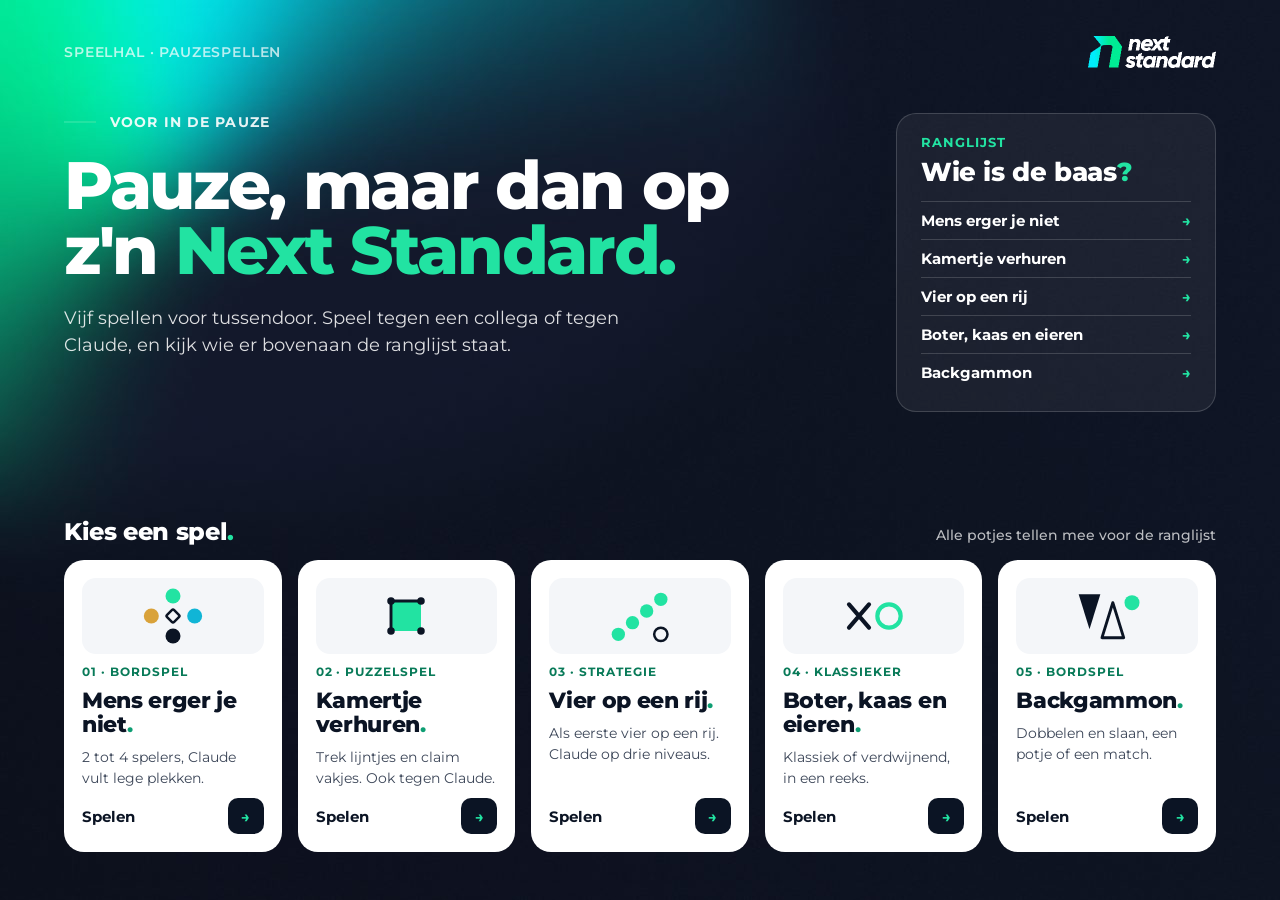
<file: index.html>
<!DOCTYPE html>
<html lang="nl">
<head>
<meta charset="UTF-8">
<meta name="viewport" content="width=device-width, initial-scale=1.0">
<meta name="theme-color" content="#0B1424">
<title>Speelhal — Next Standard</title>
<link rel="preconnect" href="https://fonts.googleapis.com">
<link rel="preconnect" href="https://fonts.gstatic.com" crossorigin>
<link href="https://fonts.googleapis.com/css2?family=Montserrat:wght@400;500;600;700;800&display=swap" rel="stylesheet">
<link rel="stylesheet" href="speelhal.css?v=2026-10-19">
<style>
  html, body { background: var(--ink); }
  body { display: block; padding: 0; color: #fff; }
  .hub { min-height: 100vh; min-height: 100dvh; padding: 36px 64px 48px; display: flex; }
  .hub-inner { width: 100%; max-width: 1440px; margin: 0 auto; display: flex; flex-direction: column; }

  .hub-top { display: flex; align-items: center; justify-content: space-between; gap: 24px; }
  .hub-kicker { font-size: 14px; font-weight: 600; letter-spacing: 0.06em; text-transform: uppercase; color: rgba(255,255,255,0.72); }

  .hub-hero { margin-top: clamp(28px, 5vh, 64px); display: flex; align-items: flex-start; justify-content: space-between; gap: 32px 64px; }
  .hub-intro { max-width: 860px; display: flex; flex-direction: column; gap: 22px; }
  .hub-hero .eyebrow { color: rgba(255,255,255,0.9); }
  .hub-title {
    font-family: var(--font-display); font-weight: 800; color: #fff;
    font-size: clamp(44px, 5.2vw, 80px); line-height: 0.98; letter-spacing: -0.035em; text-wrap: balance;
  }
  .hub-title span { color: var(--accent); }
  .hub-lead { max-width: 620px; font-size: 18px; line-height: 1.5; color: rgba(255,255,255,0.86); }

  /* ranglijst als losse verwijzing */
  .hub-rank {
    width: 320px; flex: none;
    background: rgba(255,255,255,0.06); border: 1px solid var(--line-on-dark); border-radius: var(--radius);
    padding: 20px 24px; display: flex; flex-direction: column; gap: 8px;
  }
  .hub-rank-label { font-size: 13px; font-weight: 700; letter-spacing: 0.08em; text-transform: uppercase; color: var(--accent); }
  .hub-rank h2 { font-family: var(--font-display); font-weight: 800; font-size: 26px; letter-spacing: -0.015em; line-height: 1.1; }
  .hub-rank h2 span { color: var(--accent); }
  .hub-rank ul { list-style: none; margin-top: 6px; border-top: 1px solid var(--line-on-dark); }
  .hub-rank li + li { border-top: 1px solid var(--line-on-dark); }
  .hub-rank a {
    display: flex; justify-content: space-between; align-items: center; gap: 12px; padding: 9px 0;
    color: #fff; text-decoration: none; font-weight: 700; font-size: 15px;
  }
  .hub-rank a span { color: var(--accent); transition: transform .18s; }
  .hub-rank a:hover { color: var(--accent); }
  .hub-rank a:hover span { transform: translateX(4px); }

  /* spellen */
  .hub-games { margin-top: auto; padding-top: 40px; display: flex; flex-direction: column; gap: 14px; }
  .hub-games-head { display: flex; align-items: baseline; justify-content: space-between; gap: 6px 24px; flex-wrap: wrap; }
  .hub-games-head h2 { font-family: var(--font-display); font-weight: 800; font-size: 24px; letter-spacing: -0.015em; }
  .hub-games-head h2::after { content: '.'; color: var(--accent); }
  .hub-games-head span { font-size: 14px; font-weight: 500; color: rgba(255,255,255,0.72); }

  .hub-grid { list-style: none; display: grid; grid-template-columns: repeat(5, minmax(0, 1fr)); gap: 16px; }
  .hub-card {
    height: 100%; background: var(--paper); color: var(--ink); text-decoration: none;
    border-radius: var(--radius); padding: 18px; display: flex; flex-direction: column; gap: 10px;
    transition: transform .2s, box-shadow .2s;
  }
  .hub-card:hover { transform: translateY(-4px); box-shadow: 0 24px 48px -24px rgba(0,0,0,0.6); }
  .hub-card:focus-visible { outline: 3px solid var(--accent); outline-offset: 3px; }
  .hub-icon { height: 76px; border-radius: 14px; background: var(--paper-2); display: grid; place-items: center; }
  .hub-icon svg { width: 80px; height: 60px; display: block; }
  .hub-num { font-size: 12px; font-weight: 700; letter-spacing: 0.08em; text-transform: uppercase; color: var(--accent-ink); }
  .hub-name { font-family: var(--font-display); font-size: 22px; font-weight: 800; letter-spacing: -0.015em; line-height: 1.1; }
  .hub-name::after { content: '.'; color: var(--accent-strong); }
  .hub-desc { font-size: 14px; line-height: 1.45; color: var(--ink-soft); }
  .hub-go { margin-top: auto; display: flex; align-items: center; justify-content: space-between; font-size: 15px; font-weight: 700; }
  .hub-go i {
    font-style: normal; width: 36px; height: 36px; border-radius: 10px; background: var(--ink); color: var(--accent);
    display: grid; place-items: center; transition: transform .18s;
  }
  .hub-card:hover .hub-go i { transform: translateX(3px); }

  /* lage schermen (laptops): alles compacter zodat het op één scherm blijft */
  @media (min-width: 641px) and (max-height: 860px) {
    .hub { padding-top: 26px; padding-bottom: 30px; }
    .hub-hero { margin-top: 26px; }
    .hub-intro { gap: 16px; }
    .hub-title { font-size: clamp(44px, 4.6vw, 64px); }
    .hub-lead { font-size: 17px; }
    .hub-rank { padding: 16px 22px; gap: 4px; }
    .hub-rank h2 { font-size: 22px; }
    .hub-rank a { padding: 6px 0; font-size: 14px; }
    .hub-games { padding-top: 24px; gap: 12px; }
    .hub-card { padding: 16px; gap: 8px; }
    .hub-icon { height: 60px; }
    .hub-icon svg { width: 64px; height: 48px; }
    .hub-name { font-size: 20px; }
  }
  @media (min-width: 641px) and (max-height: 740px) {
    .hub-icon { height: 48px; }
    .hub-icon svg { width: 52px; height: 39px; }
    .hub-desc { font-size: 13px; }
    .hub-go i { width: 32px; height: 32px; }
  }

  /* tussenmaten */
  @media (max-width: 1180px) {
    .hub { padding: 32px 40px 40px; }
    .hub-grid { grid-template-columns: repeat(3, minmax(0, 1fr)); }
  }
  @media (max-width: 900px) {
    .hub-hero { flex-direction: column; }
    .hub-rank { width: 100%; max-width: 560px; }
  }

  /* telefoon: donkere achtergrond loopt door, kaarten compact onder elkaar */
  @media (max-width: 640px) {
    .hub { padding: 22px 16px 32px; background-size: 170% auto; background-position: left top; }
    .hub-top .ns-logo { width: 104px; height: 26px; }
    .hub-kicker { font-size: 12px; }
    .hub-hero { margin-top: 36px; gap: 28px; }
    .hub-intro { gap: 16px; }
    .hub-title { font-size: clamp(38px, 11vw, 48px); }
    .hub-lead { font-size: 16px; }
    .hub-games { margin-top: 36px; padding-top: 0; }
    .hub-grid { grid-template-columns: minmax(0, 1fr); gap: 10px; }
    .hub-card {
      display: grid; grid-template-columns: 64px minmax(0, 1fr) auto; grid-template-rows: auto auto auto;
      column-gap: 14px; row-gap: 2px; align-items: center; padding: 14px;
    }
    .hub-icon { grid-row: 1 / span 3; height: 64px; border-radius: 12px; }
    .hub-icon svg { width: 52px; height: 40px; }
    .hub-num { grid-column: 2; font-size: 11px; }
    .hub-name { grid-column: 2; font-size: 19px; }
    .hub-desc { grid-column: 2; font-size: 13px; }
    .hub-go { grid-column: 3; grid-row: 1 / span 3; margin: 0; }
    .hub-go b { display: none; }
    .hub-rank { padding: 18px 20px; }
    /* op de telefoon eerst de spellen, daarna de ranglijst */
    .hub-hero { display: contents; }
    .hub-intro { margin-top: 36px; order: 1; }
    .hub-games { order: 2; }
    .hub-rank { order: 3; margin-top: 28px; max-width: none; }
  }
</style>
</head>
<body>
<div class="hub gloed">
  <div class="hub-inner">
    <header class="hub-top">
      <span class="hub-kicker">Speelhal · Pauzespellen</span>
      <span class="ns-logo on-dark" role="img" aria-label="Next Standard"></span>
    </header>

    <section class="hub-hero">
      <div class="hub-intro">
        <div class="eyebrow">Voor in de pauze</div>
        <h1 class="hub-title">Pauze, maar dan op z'n <span>Next Standard.</span></h1>
        <p class="hub-lead">Vijf spellen voor tussendoor. Speel tegen een collega of tegen Claude, en kijk wie er bovenaan de ranglijst staat.</p>
      </div>

      <nav class="hub-rank" aria-label="Ranglijsten">
        <div class="hub-rank-label">Ranglijst</div>
        <h2>Wie is de baas<span>?</span></h2>
        <ul>
          <li><a href="mensergerjeniet.html#ranglijst">Mens erger je niet <span>→</span></a></li>
          <li><a href="kamertjeverhuren.html#ranglijst">Kamertje verhuren <span>→</span></a></li>
          <li><a href="vieropeenrij.html#ranglijst">Vier op een rij <span>→</span></a></li>
          <li><a href="boterkaaseieren.html#ranglijst">Boter, kaas en eieren <span>→</span></a></li>
          <li><a href="backgammon.html#ranglijst">Backgammon <span>→</span></a></li>
        </ul>
      </nav>
    </section>

    <section class="hub-games" aria-labelledby="gamesTitle">
      <div class="hub-games-head">
        <h2 id="gamesTitle">Kies een spel</h2>
        <span>Alle potjes tellen mee voor de ranglijst</span>
      </div>
      <ul class="hub-grid">
        <li><a class="hub-card" href="mensergerjeniet.html">
          <div class="hub-icon"><svg viewBox="0 0 96 72" aria-hidden="true"><circle cx="48" cy="12" r="9" fill="#22E3A2"/><circle cx="74" cy="36" r="9" fill="#10B5D6"/><circle cx="48" cy="60" r="9" fill="#0B1424"/><circle cx="22" cy="36" r="9" fill="#D9A23A"/><rect x="42" y="30" width="12" height="12" rx="2" transform="rotate(45 48 36)" fill="none" stroke="#0B1424" stroke-width="3"/></svg></div>
          <div class="hub-num">01 · Bordspel</div>
          <div class="hub-name">Mens erger je niet</div>
          <div class="hub-desc">2 tot 4 spelers, Claude vult lege plekken.</div>
          <div class="hub-go"><b>Spelen</b><i aria-hidden="true">→</i></div>
        </a></li>
        <li><a class="hub-card" href="kamertjeverhuren.html">
          <div class="hub-icon"><svg viewBox="0 0 96 72" aria-hidden="true"><rect x="30" y="18" width="36" height="36" fill="#22E3A2"/><path d="M30 54V18h36" fill="none" stroke="#0B1424" stroke-width="3.5" stroke-linecap="round" stroke-linejoin="round"/><g fill="#0B1424"><circle cx="30" cy="18" r="4.5"/><circle cx="66" cy="18" r="4.5"/><circle cx="30" cy="54" r="4.5"/><circle cx="66" cy="54" r="4.5"/></g></svg></div>
          <div class="hub-num">02 · Puzzelspel</div>
          <div class="hub-name">Kamertje verhuren</div>
          <div class="hub-desc">Trek lijntjes en claim vakjes. Ook tegen Claude.</div>
          <div class="hub-go"><b>Spelen</b><i aria-hidden="true">→</i></div>
        </a></li>
        <li><a class="hub-card" href="vieropeenrij.html">
          <div class="hub-icon"><svg viewBox="0 0 96 72" aria-hidden="true"><g fill="#22E3A2"><circle cx="22" cy="58" r="8"/><circle cx="39" cy="44" r="8"/><circle cx="56" cy="30" r="8"/><circle cx="73" cy="16" r="8"/></g><circle cx="73" cy="58" r="8" fill="none" stroke="#0B1424" stroke-width="3"/></svg></div>
          <div class="hub-num">03 · Strategie</div>
          <div class="hub-name">Vier op een rij</div>
          <div class="hub-desc">Als eerste vier op een rij. Claude op drie niveaus.</div>
          <div class="hub-go"><b>Spelen</b><i aria-hidden="true">→</i></div>
        </a></li>
        <li><a class="hub-card" href="boterkaaseieren.html">
          <div class="hub-icon"><svg viewBox="0 0 96 72" aria-hidden="true"><path d="M18 22l24 28M42 22L18 50" stroke="#0B1424" stroke-width="5" stroke-linecap="round"/><circle cx="66" cy="36" r="14" fill="none" stroke="#22E3A2" stroke-width="5"/></svg></div>
          <div class="hub-num">04 · Klassieker</div>
          <div class="hub-name">Boter, kaas en eieren</div>
          <div class="hub-desc">Klassiek of verdwijnend, in een reeks.</div>
          <div class="hub-go"><b>Spelen</b><i aria-hidden="true">→</i></div>
        </a></li>
        <li><a class="hub-card" href="backgammon.html">
          <div class="hub-icon"><svg viewBox="0 0 96 72" aria-hidden="true"><path d="M14 10h26L27 52z" fill="#0B1424"/><path d="M42 62h26L55 20z" fill="none" stroke="#0B1424" stroke-width="3.5" stroke-linejoin="round"/><circle cx="78" cy="20" r="9" fill="#22E3A2"/></svg></div>
          <div class="hub-num">05 · Bordspel</div>
          <div class="hub-name">Backgammon</div>
          <div class="hub-desc">Dobbelen en slaan, een potje of een match.</div>
          <div class="hub-go"><b>Spelen</b><i aria-hidden="true">→</i></div>
        </a></li>
      </ul>
    </section>
  </div>
</div>
</body>
</html>
</file>
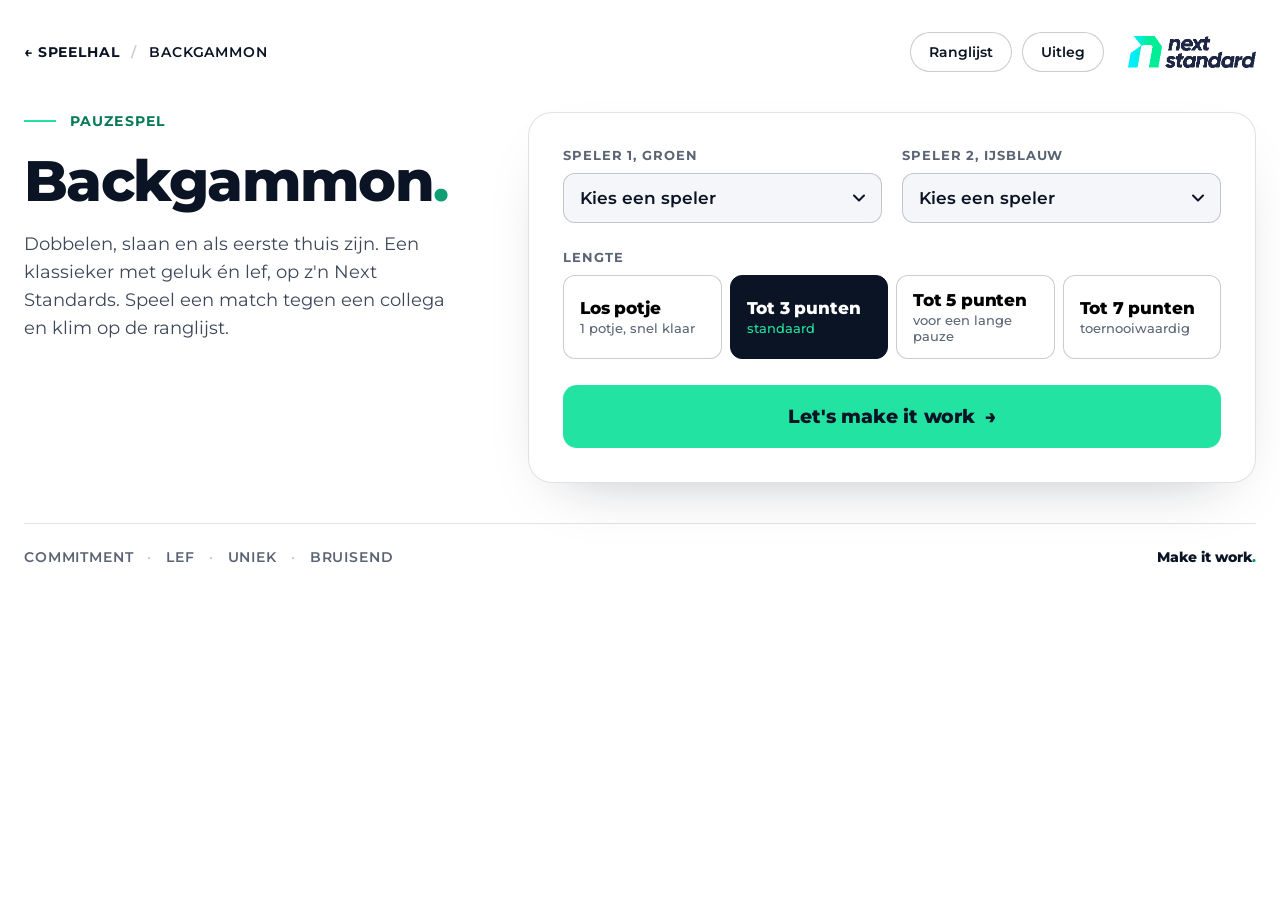
<file: backgammon.html>
<!DOCTYPE html>
<html lang="nl">
<head>
<meta charset="UTF-8">
<meta name="viewport" content="width=device-width, initial-scale=1.0">
<title>Backgammon — Next Standard editie</title>
<link rel="preconnect" href="https://fonts.googleapis.com">
<link rel="preconnect" href="https://fonts.gstatic.com" crossorigin>
<link href="https://fonts.googleapis.com/css2?family=Montserrat:wght@400;500;600;700;800&display=swap" rel="stylesheet">
<link rel="stylesheet" href="speelhal.css?v=2026-10-19">
<style>
  .chip-row { display: grid; grid-template-columns: repeat(4, 1fr); gap: 8px; }
  .chk-badge {
    display: inline-block;
    width: 20px; height: 20px;
    border-radius: 50%;
    flex: none;
  }
  .chk-badge.p1 { background: var(--p1); border: 2px solid var(--p1-dark); }
  .chk-badge.p2 { background: radial-gradient(circle, var(--p2) 0 30%, var(--p2-dark) 30% 46%, var(--p2) 46%); border: 2px solid var(--p2-dark); }
  .bg-panel {
    display: flex;
    flex-wrap: wrap;
    align-items: center;
    justify-content: space-between;
    gap: 10px 14px;
    background: var(--paper);
    border: 1px solid var(--line);
    border-radius: var(--radius);
    padding: 14px 16px;
  }
  .dice { display: flex; gap: 8px; align-items: center; min-height: 44px; min-width: 44px; }
  .die { width: 42px; height: 42px; display: block; transition: opacity .2s; }
  .die rect { stroke-width: 2; }
  .die.p1 rect { fill: var(--p1); stroke: var(--p1-dark); }
  .die.p1 circle { fill: var(--blue-900); }
  .die.p2 rect { fill: var(--p2); stroke: var(--p2-dark); }
  .die.p2 circle { fill: var(--blue-900); }
  .die.used { opacity: 0.25; }
  .die.rolled { animation: die-roll .45s ease-out; }
  @keyframes die-roll {
    0% { transform: rotate(-200deg) scale(0.5); opacity: 0; }
    70% { transform: rotate(12deg) scale(1.08); opacity: 1; }
    100% { transform: none; }
  }
  .bg-msg { flex: 1 1 220px; font-size: 14px; font-weight: 600; color: var(--ink-soft); line-height: 1.4; }
  .bg-msg strong { color: var(--ink); }
  .bg-actions { display: flex; gap: 8px; flex-wrap: wrap; }
  .bg-actions .btn { padding: 10px 14px; font-size: 13px; }
  .btn:disabled, .btn-next:disabled { opacity: 0.35; cursor: default; pointer-events: none; }
  .btn-next.pulse { box-shadow: 0 0 0 4px rgba(34,227,162,0.35); }
  .bg-board { width: 100%; height: auto; display: block; user-select: none; touch-action: manipulation; }
  .bg-board .frame { fill: var(--blue-900); }
  .bg-board .felt { fill: var(--grey-300); }
  .bg-board .tri-a { fill: #3A4A68; }
  .bg-board .tri-b { fill: var(--grey-900); }
  .bg-board .bar { fill: var(--blue-700); }
  .bg-board .tray { fill: var(--blue-700); }
  .bg-board .tray.dest { fill: var(--brand-green); }
  .bg-board .dest-tri { fill: var(--brand-green); opacity: 0.7; }
  .bg-board .chk { stroke-width: 2.5; transition: filter .15s; }
  .bg-board .chk1 { fill: var(--p1); stroke: var(--p1-dark); }
  .bg-board .chk2 { fill: url(#p2ring); stroke: var(--p2-dark); }
  .bg-board .chk.movable { stroke: var(--ink); stroke-width: 5; filter: drop-shadow(0 0 3px rgba(255,255,255,.9)); }
  .bg-board .chk.selected { stroke: var(--ink); stroke-width: 7; filter: drop-shadow(0 0 6px rgba(255,255,255,1)); }
  .bg-board .ghost { fill: none; stroke: var(--ink); stroke-width: 3; stroke-dasharray: 6 5; }
  .bg-board .cnt { font-family: var(--font-display); font-weight: 800; font-size: 22px; text-anchor: middle; dominant-baseline: central; pointer-events: none; }
  .bg-board .cnt.c1 { fill: var(--blue-900); }
  .bg-board .cnt.c2 { fill: var(--blue-900); }
  .bg-board .off1 { fill: var(--p1); }
  .bg-board .off2 { fill: var(--p2); }
  .bg-board .tray-lbl { font-family: var(--font-body); font-weight: 700; font-size: 15px; fill: rgba(255,255,255,0.75); text-anchor: middle; dominant-baseline: central; pointer-events: none; }
  .bg-board .last-dot { fill: var(--brand-green); stroke: var(--blue-900); stroke-width: 2; }
  .bg-board .last-from { fill: none; stroke: var(--brand-green); stroke-width: 3; }
  .bg-board .chk, .bg-board .off1, .bg-board .off2 { will-change: transform; }
  .bg-board .hit { fill: transparent; cursor: pointer; }
  .bg-board .hit.off { cursor: default; }
  .round-result {
    display: none;
    align-items: center;
    justify-content: space-between;
    gap: 12px;
    background: var(--ink);
    color: #fff;
    border-radius: var(--radius-sm);
    padding: 10px 10px 10px 18px;
  }
  .round-result.show { display: flex; }
  .round-text {
    font-family: var(--font-display);
    font-weight: 800;
    font-size: 16px;
    letter-spacing: -0.01em;
  }
  @media (max-width: 640px) {
  .chip-row { grid-template-columns: 1fr 1fr; }
  .die { width: 36px; height: 36px; }
  .bg-panel { padding: 8px 10px; gap: 8px; }
  .bg-msg { order: 3; flex-basis: 100%; font-size: 13px; }
  .bg-actions .btn, .bg-actions .btn-next { padding: 9px 12px; font-size: 13px; }
  }
  @media (prefers-reduced-motion: reduce) {
  .die.rolled { animation: none; }
  }
  .bg-board .frame { fill: var(--ink); }
  .bg-board .felt { fill: #FFFFFF; }
  .bg-board .bar, .bg-board .tray { fill: var(--ink-2); }
  .round-result { border-radius: var(--radius); padding: 12px 12px 12px 20px; }
</style>
</head>
<body>

<div class="app">

  <header class="topbar">
    <nav class="crumbs" aria-label="Navigatie">
      <a class="back-link" href="index.html">← Speelhal</a>
      <span class="crumb-sep" aria-hidden="true">/</span>
      <span class="crumb-current">Backgammon</span>
    </nav>
    <div class="topbar-actions">
      <button class="btn-uitleg" id="btnStats">Ranglijst</button>
      <button class="btn-uitleg" id="btnUitleg">Uitleg</button>
      <span class="ns-logo" role="img" aria-label="Next Standard"></span>
    </div>
  </header>

  <!-- Uitleg modal -->
  <div class="modal-overlay" id="modalOverlay">
    <div class="modal" role="dialog" aria-modal="true" aria-labelledby="rulesTitle">
      <div class="modal-header">
        <div class="modal-eyebrow">Spelregels</div>
        <h2 class="modal-title" id="rulesTitle">Backgammon</h2>
        <button class="modal-close" id="modalClose" aria-label="Sluiten">✕</button>
      </div>
      <div class="modal-body">
        <div class="rule-block">
          <div class="rule-icon">🎯</div>
          <div>
            <div class="rule-title">Doel</div>
            <div class="rule-text">Breng als eerste al je 15 schijven naar je thuisvak en haal ze daarna van het bord. Speler 1 (groen) loopt tegen de klok in naar <strong>rechtsonder</strong>, speler 2 (ijsblauw, met ring) met de klok mee naar <strong>rechtsboven</strong>.</div>
          </div>
        </div>
        <div class="rule-block">
          <div class="rule-icon">🎲</div>
          <div>
            <div class="rule-title">Een beurt</div>
            <div class="rule-text">Gooi twee stenen en zet met elke steen een schijf, of één schijf met beide. Bij dubbel gooien speel je vier keer. Je mag niet landen op een punt met twee of meer schijven van de ander. Gebruik zoveel mogelijk stenen; kan er maar één, dan de hoogste. Het spel laat alleen toegestane zetten toe.</div>
          </div>
        </div>
        <div class="rule-block">
          <div class="rule-icon">💥</div>
          <div>
            <div class="rule-title">Slaan en de balk</div>
            <div class="rule-text">Land je op een losse schijf van de ander, dan gaat die naar de balk in het midden. Wie een schijf op de balk heeft, moet die eerst terugzetten in het thuisvak van de tegenstander.</div>
          </div>
        </div>
        <div class="rule-block">
          <div class="rule-icon">🏁</div>
          <div>
            <div class="rule-title">Uitnemen en punten</div>
            <div class="rule-text">Staan al je schijven thuis, dan mag je ze van het bord halen. Een gewone winst is <strong>1 punt</strong>. Heeft de ander nog niets uitgenomen: <strong>gammon, 2 punten</strong>. Staat er dan ook nog een schijf op de balk of in jouw thuisvak: <strong>backgammon, 3 punten</strong>.</div>
          </div>
        </div>
        <div class="rule-block">
          <div class="rule-icon">👆</div>
          <div>
            <div class="rule-title">Bediening</div>
            <div class="rule-text">Tik een schijf aan; de punten waar hij heen mag lichten groen op. Tik het doel aan om te zetten, ook als de schijf beide stenen achter elkaar gebruikt. Geeft dat via de ene of de andere steen een verschillend resultaat (de ene route slaat, de andere niet), dan zet je in twee stappen en kies je zelf. Een zet terugnemen kan tot je op <strong>Beurt klaar</strong> klikt. Een open rondje en een groene stip laten zien waar de tegenstander vandaan kwam en heen ging.</div>
          </div>
        </div>
      </div>
      <button class="modal-btn-start" id="modalBtnStart">Begrepen — spelen maar <span style="font-style:normal">→</span></button>
    </div>
  </div>

  <main class="view-main">
  <div class="setup-wrap">
    <div class="intro">
      <div class="eyebrow">Pauzespel</div>
      <h1 class="page-title">Back&shy;gammon<span class="dot">.</span></h1>
      <p class="lead">Dobbelen, slaan en als eerste thuis zijn. Een klassieker met geluk én lef, op z'n Next Standards. Speel een match tegen een collega en klim op de ranglijst.</p>
      <div class="resume" id="resumeBox" hidden>
        <div>
          <div class="resume-title">Match nog bezig</div>
          <div class="resume-text" id="resumeText"></div>
        </div>
        <div class="resume-actions">
          <button class="btn" id="btnResume">Verder spelen</button>
          <button class="btn btn-ghost" id="btnDiscard">Weggooien</button>
        </div>
      </div>
    </div>

    <div id="setup" class="setup">
      <div class="player-row">
        <div class="field">
          <label for="p1select">Speler 1, groen</label>
          <select id="p1select"></select>
          <input id="p1name" class="player-new" type="text" maxlength="14" placeholder="Typ een naam" autocomplete="off" aria-label="Naam speler 1" hidden>
        </div>
        <div class="field">
          <label for="p2select">Speler 2, ijsblauw</label>
          <select id="p2select"></select>
          <input id="p2name" class="player-new" type="text" maxlength="14" placeholder="Typ een naam" autocomplete="off" aria-label="Naam speler 2" hidden>
        </div>
      </div>

      <div class="setup-error" id="setupError" role="alert"></div>

      <div class="field">
        <label>Lengte</label>
        <div class="chip-row" id="targetPicker">
          <button class="size-chip" data-target="1"><strong>Los potje</strong><span>1 potje, snel klaar</span></button>
          <button class="size-chip active" data-target="3"><strong>Tot 3 punten</strong><span>standaard</span></button>
          <button class="size-chip" data-target="5"><strong>Tot 5 punten</strong><span>voor een lange pauze</span></button>
          <button class="size-chip" data-target="7"><strong>Tot 7 punten</strong><span>toernooiwaardig</span></button>
        </div>
      </div>

      <button class="btn-start" id="btnStart">
        Let's make it work <span class="arrow">→</span>
      </button>
    </div>
  </div>

  <div id="game" class="game">
    <div class="game-side">
      <div class="scoreboard">
        <div class="player-card p1 turn" id="card1">
          <div class="player-label">Speler 1</div>
          <div class="player-name"><span class="chk-badge p1" aria-hidden="true"></span><span id="name1">Speler 1</span></div>
          <div class="player-score"><span class="num" id="score1">0</span><span class="of" id="of1">van 3</span></div>
          <div class="player-sub" id="sub1"></div>
        </div>
        <div class="turn-indicator" id="turnIndicator">
          <div class="label" id="turnLabel">Aan zet</div>
          <div class="who" id="turnName">—</div>
          <div class="bonus" id="roundInfo"></div>
        </div>
        <div class="player-card p2" id="card2">
          <div class="player-label">Speler 2</div>
          <div class="player-name"><span class="chk-badge p2" aria-hidden="true"></span><span id="name2">Speler 2</span></div>
          <div class="player-score"><span class="num" id="score2">0</span><span class="of" id="of2">van 3</span></div>
          <div class="player-sub" id="sub2"></div>
        </div>
      </div>

      <div class="winner" id="winner">
        <div class="winner-label">Match gewonnen</div>
        <div class="winner-name" id="winnerName">—</div>
        <div class="winner-score" id="winnerScore"></div>
        <div class="winner-record" id="winnerRecord"></div>
        <div class="winner-tag">Make it work.</div>
        <button class="winner-stats-btn" id="winnerStatsBtn">Bekijk de ranglijst</button>
      </div>

      <div class="controls">
        <div class="controls-left">
          <button class="btn" id="btnRestart">Nieuwe match</button>
          <button class="btn btn-ghost" id="btnNew">Andere setup</button>
        </div>
        <div class="rules-hint" id="rulesHint"></div>
      </div>
    </div>
    <div class="game-main">
      <div class="board-wrap">
        <div class="board-meta" id="boardMeta"></div>
        <div class="bg-panel">
          <div class="dice" id="dice"></div>
          <div class="bg-msg" id="bgMsg" role="status"></div>
          <div class="bg-actions">
            <button class="btn btn-ghost" id="btnUndo">Ongedaan maken</button>
            <button class="btn-next" id="btnRoll">Gooien</button>
            <button class="btn-next" id="btnDone">Beurt klaar</button>
          </div>
        </div>
        <svg class="bg-board" id="bgBoard" viewBox="0 0 872 640" aria-label="Backgammonbord" role="img"></svg>
        <div class="round-result" id="roundResult">
          <div class="round-text" id="roundText"></div>
          <button class="btn-next" id="btnNext">Volgend potje <span style="font-style:normal">→</span></button>
        </div>
      </div>
    </div>
  </div>
  </main>

  <section class="stats-view" id="statsView" aria-labelledby="statsTitle">
    <div class="stats-head">
      <div class="stats-titles">
        <button type="button" class="back-link" id="statsClose">← Terug naar het spel</button>
        <div class="eyebrow">Wie is de baas · Backgammon</div>
        <h1 class="page-title" id="statsTitle">Ranglijst<span class="dot">.</span></h1>
      </div>
      <div class="mode-toggle stats-filter" id="statsFilter">
          <button class="active" data-filter="all"><span class="dot"></span>Alles</button>
          <button data-filter="single"><span class="dot"></span>Losse potjes</button>
          <button data-filter="match"><span class="dot"></span>Matches</button>
        </div>
    </div>
    <div class="stats-grid">
      <section class="stats-col ranks" aria-label="Ranglijst">
        <div class="stats-heading">Stand <small id="rankSummary"></small></div>
        <ol class="rank-list" id="rankList"></ol>
        <p class="stats-note">Gerangschikt op Elo-rating. Iedereen begint op 1000, en winnen van een sterkere tegenstander levert meer op. Een langere match telt zwaarder dan een los potje. Na 3 matches tel je volwaardig mee.</p>
      </section>
      <aside class="stats-col recent">
        <div class="stats-heading">Gespeelde matches <small id="gamesSummary"></small></div>
        <ul class="game-list" id="gameList"></ul>
        <button class="btn btn-ghost stats-more" id="gamesMore" style="display:none;">Toon alle matches</button>
        <div class="stats-actions">
          <div class="stats-source" id="statsSource"></div>
          <button class="btn" id="btnRefresh">Vernieuwen</button>
          <div class="stats-status" id="statsStatus" role="status"></div>
        </div>
      </aside>
    </div>
  </section>

  <footer class="footer">
    <div class="vals"><span>Commitment</span><span>Lef</span><span>Uniek</span><span>Bruisend</span></div>
    <div class="claim">Make it work</div>
  </footer>
</div>

<script src="speelhal.js?v=2026-10-19"></script>
<script>
(function () {
  const $ = (id) => document.getElementById(id);

  // ---------- uitleg modal ----------
  const overlay = $('modalOverlay');
  $('btnUitleg').addEventListener('click', () => overlay.classList.add('open'));
  $('modalClose').addEventListener('click', () => overlay.classList.remove('open'));
  $('modalBtnStart').addEventListener('click', () => overlay.classList.remove('open'));
  overlay.addEventListener('click', (e) => { if (e.target === overlay) overlay.classList.remove('open'); });
  document.addEventListener('keydown', (e) => { if (e.key === 'Escape') overlay.classList.remove('open'); });

  // ---------- spelregels (los van de weergave) ----------
  // Bord: b[0..23]. Positief = schijven van speler 1, negatief = speler 2.
  // Speler 1 loopt van 23 naar 0 (thuisvak 0-5), speler 2 van 0 naar 23 (thuisvak 18-23).
  const BG = (() => {
    const start = () => {
      const b = Array(24).fill(0);
      b[23] = 2; b[12] = 5; b[7] = 3; b[5] = 5;
      b[0] = -2; b[11] = -5; b[16] = -3; b[18] = -5;
      return { b, bar: [0, 0, 0], off: [0, 0, 0] };
    };
    const clone = (s) => ({ b: s.b.slice(), bar: s.bar.slice(), off: s.off.slice() });
    const own = (s, p, i) => p === 1 ? Math.max(0, s.b[i]) : Math.max(0, -s.b[i]);
    const opp = (s, p, i) => p === 1 ? Math.max(0, -s.b[i]) : Math.max(0, s.b[i]);
    const inHome = (p, i) => p === 1 ? i <= 5 : i >= 18;

    function allHome(s, p) {
      if (s.bar[p]) return false;
      for (let i = 0; i < 24; i++) if (own(s, p, i) && !inHome(p, i)) return false;
      return true;
    }

    // Alle losse zetten met één steen.
    function singleMoves(s, p, d) {
      const out = [];
      if (s.bar[p]) {
        const to = p === 1 ? 24 - d : d - 1;
        if (opp(s, p, to) < 2) out.push({ from: 'bar', to, die: d });
        return out;
      }
      const dir = p === 1 ? -1 : 1;
      const home = allHome(s, p);
      for (let i = 0; i < 24; i++) {
        if (!own(s, p, i)) continue;
        const to = i + dir * d;
        if (to >= 0 && to <= 23) {
          if (opp(s, p, to) < 2) out.push({ from: i, to, die: d });
        } else if (home) {
          const exact = p === 1 ? to === -1 : to === 24;
          if (exact) {
            out.push({ from: i, to: 'off', die: d });
          } else {
            // Te hoog gegooid: alleen met de verst afgelegen schijf.
            let further = false;
            if (p === 1) { for (let j = i + 1; j <= 5; j++) if (own(s, p, j)) { further = true; break; } }
            else { for (let j = i - 1; j >= 18; j--) if (own(s, p, j)) { further = true; break; } }
            if (!further) out.push({ from: i, to: 'off', die: d });
          }
        }
      }
      return out;
    }

    // Voert een zet uit (wijzigt s). Geeft true terug bij een geslagen schijf.
    function apply(s, p, m) {
      const sign = p === 1 ? 1 : -1;
      let hit = false;
      if (m.from === 'bar') s.bar[p]--; else s.b[m.from] -= sign;
      if (m.to === 'off') {
        s.off[p]++;
      } else {
        if (opp(s, p, m.to) === 1) { s.b[m.to] = 0; s.bar[3 - p]++; hit = true; }
        s.b[m.to] += sign;
      }
      return hit;
    }

    const key = (s) => s.b.join(',') + '|' + s.bar[1] + ',' + s.bar[2] + '|' + s.off[1] + ',' + s.off[2];
    const without = (rem, d) => { const r = rem.slice(); r.splice(r.indexOf(d), 1); return r; };

    // Hoeveel stenen er vanaf deze stand nog maximaal te spelen zijn.
    function maxDepth(s, p, rem, memo) {
      if (!rem.length) return 0;
      const mk = key(s) + '#' + rem.slice().sort().join('');
      if (memo.has(mk)) return memo.get(mk);
      let best = 0;
      for (const d of new Set(rem)) {
        for (const m of singleMoves(s, p, d)) {
          const ns = clone(s);
          apply(ns, p, m);
          best = Math.max(best, 1 + maxDepth(ns, p, without(rem, d), memo));
          if (best === rem.length) break;
        }
        if (best === rem.length) break;
      }
      memo.set(mk, best);
      return best;
    }

    // Wat een worp aan het begin van de beurt oplevert: hoeveel stenen gespeeld moeten
    // worden, en of er een verplichte steen is (één van twee speelbaar: de hoogste).
    function turnInfo(s, p, dice) {
      const memo = new Map();
      const maxLen = maxDepth(s, p, dice, memo);
      let requiredDie = null;
      if (maxLen === 1 && dice.length === 2 && dice[0] !== dice[1]) {
        const big = Math.max(dice[0], dice[1]);
        requiredDie = singleMoves(s, p, big).length ? big : Math.min(dice[0], dice[1]);
      }
      return { maxLen, requiredDie, memo };
    }

    // Toegestane volgende zetten: na de zet moet de rest van de beurt nog volledig kunnen.
    function legalNext(s, p, rem, need, requiredDie, memo) {
      if (need <= 0) return [];
      const out = [];
      for (const d of new Set(rem)) {
        if (requiredDie && d !== requiredDie) continue;
        for (const m of singleMoves(s, p, d)) {
          const ns = clone(s);
          apply(ns, p, m);
          if (1 + maxDepth(ns, p, without(rem, d), memo || new Map()) >= need) out.push(m);
        }
      }
      return out;
    }

    // Controle-variant: alle volledige beurten uitschrijven (alleen voor tests).
    function sequences(s, p, dice) {
      let all = [];
      let maxLen = 0;
      const rec = (st, rem, seq) => {
        let moved = false;
        for (const d of new Set(rem)) {
          for (const m of singleMoves(st, p, d)) {
            moved = true;
            const ns = clone(st);
            apply(ns, p, m);
            rec(ns, without(rem, d), seq.concat([m]));
          }
        }
        if (!moved) {
          if (seq.length > maxLen) { maxLen = seq.length; all = []; }
          if (seq.length === maxLen) all.push(seq);
        }
      };
      rec(s, dice.slice(), []);
      if (maxLen === 1 && dice.length === 2 && dice[0] !== dice[1]) {
        const big = Math.max(...all.map(q => q[0].die));
        all = all.filter(q => q[0].die === big);
      }
      return { seqs: maxLen ? all : [], maxLen };
    }

    function pips(s, p) {
      let n = s.bar[p] * 25;
      for (let i = 0; i < 24; i++) n += own(s, p, i) * (p === 1 ? i + 1 : 24 - i);
      return n;
    }

    // Punten voor de winnaar: 1 (gewoon), 2 (gammon), 3 (backgammon).
    function points(s, winner) {
      const l = 3 - winner;
      if (s.off[l] > 0) return 1;
      if (s.bar[l] > 0) return 3;
      for (let i = 0; i < 24; i++) if (own(s, l, i) && inHome(winner, i)) return 3;
      return 2;
    }

    function count(s, p) {
      let n = s.bar[p] + s.off[p];
      for (let i = 0; i < 24; i++) n += own(s, p, i);
      return n;
    }

    return { start, clone, own, opp, allHome, singleMoves, apply, without, turnInfo, legalNext, maxDepth, sequences, pips, points, count };
  })();

  const esc = Speelhal.esc;

  // ---------- spelverloop ----------
  const TARGETS = [1, 3, 5, 7];
  let cfg = { p1: '', p2: '', target: 3 };
  let match = null;   // { score1, score2, game, done }
  let g = null;       // potje: { pos, phase, turn, dice, turnStart, played, history, info, lastTurn, opening, result }
  let sel = null;     // gekozen schijf: index of 'bar'
  let rolledNow = false;

  const nameOf = (p) => p === 1 ? cfg.p1 : cfg.p2;
  const rnd6 = () => {
    if (window.crypto && crypto.getRandomValues) {
      const a = new Uint8Array(1);
      do { crypto.getRandomValues(a); } while (a[0] >= 252);
      return 1 + (a[0] % 6);
    }
    return 1 + Math.floor(Math.random() * 6);
  };

  $('targetPicker').addEventListener('click', (e) => {
    const btn = e.target.closest('button');
    if (!btn) return;
    cfg.target = parseInt(btn.dataset.target, 10);
    $('targetPicker').querySelectorAll('button').forEach(b => b.classList.toggle('active', b === btn));
  });
  const setTarget = (t) => $('targetPicker').querySelectorAll('button').forEach(b => b.classList.toggle('active', b.dataset.target === String(t)));

  // Stenen die nog over zijn deze beurt
  const remaining = () => {
    let rem = g.dice.slice();
    g.played.forEach(m => { rem = BG.without(rem, m.die); });
    return rem;
  };
  const need = () => g.info ? g.info.maxLen - g.played.length : 0;
  const nextMoves = () => (g.phase === 'move' && need() > 0)
    ? BG.legalNext(g.pos, g.turn, remaining(), need(), g.info.requiredDie, g.info.memo) : [];

  // Bestemmingen voor de gekozen schijf, ook met meerdere stenen achter elkaar.
  // Een bestemming die alleen via meerdere stappen te bereiken is, bieden we alleen aan als
  // elke route hetzelfde oplevert. Slaat de ene route wel en de andere niet, dan zet de speler
  // in losse stappen en kiest hij zelf.
  const posKey = (s) => s.b.join(',') + '|' + s.bar.join(',') + '|' + s.off.join(',');
  function destinations(from) {
    const found = new Map();
    const queue = [{ pos: g.pos, rem: remaining(), need: need(), at: from, path: [] }];
    while (queue.length) {
      const q = queue.shift();
      if (q.need <= 0) continue;
      const opts = BG.legalNext(q.pos, g.turn, q.rem, q.need, g.info.requiredDie, g.info.memo).filter(m => m.from === q.at);
      for (const m of opts) {
        const ns = BG.clone(q.pos);
        BG.apply(ns, g.turn, m);
        const path = q.path.concat([m]);
        const k = String(m.to);
        if (!found.has(k)) found.set(k, []);
        found.get(k).push({ path, key: posKey(ns) });
        if (m.to !== 'off') queue.push({ pos: ns, rem: BG.without(q.rem, m.die), need: q.need - 1, at: m.to, path });
      }
    }
    const out = new Map();
    for (const [to, routes] of found) {
      const single = routes.find(r => r.path.length === 1);
      if (single) { out.set(to, single.path); continue; }
      const shortest = Math.min(...routes.map(r => r.path.length));
      const best = routes.filter(r => r.path.length === shortest);
      if (new Set(best.map(r => r.key)).size === 1) out.set(to, best[0].path);
    }
    return out;
  }

  function newGame() {
    g = {
      pos: BG.start(), phase: 'opening', turn: 0, dice: [], turnStart: null, played: [], history: [],
      info: null, lastTurn: null, opening: null, result: null
    };
    sel = null;
    $('roundResult').classList.remove('show');
    render();
    saveProgress();
  }

  function startTurn(p, dice) {
    g.turn = p;
    g.dice = dice;
    g.turnStart = BG.clone(g.pos);
    g.played = [];
    g.history = [];
    g.info = BG.turnInfo(g.pos, p, dice);
    g.phase = 'move';
    sel = null;
    autoSelect();
  }

  function roll() {
    if (g.phase === 'opening') {
      const a = rnd6(), b = rnd6();
      g.opening = [a, b];
      rolledNow = true;
      if (a === b) { render(); saveProgress(); return; }
      startTurn(a > b ? 1 : 2, [a, b]);
    } else if (g.phase === 'roll') {
      const a = rnd6(), b = rnd6();
      g.opening = null;
      rolledNow = true;
      startTurn(g.turn, a === b ? [a, a, a, a] : [a, b]);
    } else {
      return;
    }
    render();
    saveProgress();
  }

  function autoSelect() {
    const srcs = [...new Set(nextMoves().map(m => String(m.from)))];
    sel = srcs.length === 1 ? (srcs[0] === 'bar' ? 'bar' : parseInt(srcs[0], 10)) : null;
  }

  function playPath(path) {
    const anims = [];
    const startXY = topXY(g.pos, path[0].from, g.turn);
    for (const m of path) {
      g.history.push(BG.clone(g.pos));
      const hitXY = m.to !== 'off' ? topXY(g.pos, m.to, 3 - g.turn) : null;
      if (BG.apply(g.pos, g.turn, m)) anims.push({ from: hitXY, at: `bar${3 - g.turn}` });
      g.played.push(m);
      if (g.pos.off[g.turn] === 15) {
        anims.unshift({ from: startXY, at: `off${g.turn}` });
        gameOver(g.turn);
        animate(anims);
        return;
      }
    }
    const last = path[path.length - 1];
    anims.unshift({ from: startXY, at: last.to === 'off' ? `off${g.turn}` : `p${last.to}` });
    // Handig bij meerdere zetten met dezelfde schijf: blijft geselecteerd als hij nog kan.
    const srcs = new Set(nextMoves().map(m => String(m.from)));
    if (last.to !== 'off' && srcs.has(String(last.to))) sel = last.to;
    else autoSelect();
    render();
    animate(anims);
    saveProgress();
  }

  // Positie van de bovenste schijf van speler p op een punt, de balk of de uitbak.
  function topXY(pos, loc, p) {
    if (loc === 'bar') {
      const k = Math.max(0, Math.min(pos.bar[p], 3) - 1);
      return { x: G.bx + G.barW / 2, y: p === 1 ? G.H / 2 - 40 - k * 2 * (G.r - 4) : G.H / 2 + 40 + k * 2 * (G.r - 4) };
    }
    const n = Math.abs(pos.b[loc]);
    return { x: colX(colOf(loc)) + G.pw / 2, y: stackY(loc, Math.max(0, Math.min(n, 5) - 1)) };
  }

  // Laat een schijf vanaf zijn oude plek naar de nieuwe glijden.
  const reduceMotion = window.matchMedia && window.matchMedia('(prefers-reduced-motion: reduce)').matches;
  function animate(list) {
    if (reduceMotion) return;
    const board = $('bgBoard');
    list.forEach(({ from, at }) => {
      const el = from && board.querySelector(`[data-at="${at}"]`);
      if (!el) return;
      const to = el.tagName === 'rect'
        ? { x: +el.getAttribute('x') + +el.getAttribute('width') / 2, y: +el.getAttribute('y') + +el.getAttribute('height') / 2 }
        : { x: +el.getAttribute('cx'), y: +el.getAttribute('cy') };
      el.style.transition = 'none';
      el.style.transform = `translate(${from.x - to.x}px, ${from.y - to.y}px)`;
      el.getBoundingClientRect();
      requestAnimationFrame(() => {
        el.style.transition = 'transform .38s cubic-bezier(.2,.8,.2,1)';
        el.style.transform = '';
      });
    });
  }

  function undo() {
    if (g.phase !== 'move' || !g.played.length) return;
    g.pos = g.history.pop();
    g.played.pop();
    sel = null;
    autoSelect();
    render();
    saveProgress();
  }

  function endTurn() {
    if (g.phase !== 'move' || need() > 0) return;
    g.lastTurn = { p: g.turn, moves: g.played.map(m => ({ from: m.from, to: m.to })) };
    g.turn = 3 - g.turn;
    g.phase = 'roll';
    g.dice = [];
    g.played = [];
    g.history = [];
    g.info = null;
    sel = null;
    render();
    saveProgress();
  }

  const RESULT_NAME = { 1: 'gewone winst', 2: 'gammon', 3: 'backgammon' };

  function gameOver(w) {
    const pts = BG.points(g.pos, w);
    g.phase = 'over';
    g.result = { w, pts };
    sel = null;
    if (w === 1) match.score1 += pts; else match.score2 += pts;
    render();
    if (match.score1 >= cfg.target || match.score2 >= cfg.target) { finishMatch(); return; }
    saveProgress();
    showRoundResult();
  }

  function showRoundResult() {
    const { w, pts } = g.result;
    $('roundText').textContent = `${nameOf(w)} wint met een ${RESULT_NAME[pts]} (${pts} ${pts === 1 ? 'punt' : 'punten'})`;
    $('roundResult').classList.add('show');
    $('btnNext').focus({ preventScroll: true });
  }

  $('btnNext').addEventListener('click', () => {
    if (!g || g.phase !== 'over' || match.done) return;
    match.game++;
    newGame();
  });

  function finishMatch() {
    match.done = true;
    clearProgress();
    $('roundResult').classList.remove('show');
    const w = match.score1 > match.score2 ? 1 : 2;
    const { pts } = g.result;
    $('winnerName').textContent = cfg.target === 1 ? `${nameOf(w)} wint` : `${nameOf(w)} wint de match`;
    $('winnerScore').textContent = `${cfg.p1} ${match.score1} – ${match.score2} ${cfg.p2}` +
      (pts > 1 ? `, afgesloten met een ${RESULT_NAME[pts]}` : '');
    $('winner').classList.add('active');
    recordMatch();
  }

  // ---------- weergave ----------
  const G = { W: 872, H: 640, m: 14, pw: 60, r: 27, half: 360, barW: 48, trayGap: 12, trayW: 64, triH: 250 };
  G.lx = G.m; G.bx = G.m + G.half; G.rx = G.bx + G.barW; G.tx = G.rx + G.half + G.trayGap;
  const colOf = (i) => { const n = i + 1; return n >= 13 ? n - 13 : 12 - n; };
  const isTop = (i) => i >= 12;
  const colX = (c) => c < 6 ? G.lx + c * G.pw : G.rx + (c - 6) * G.pw;
  const stackY = (i, k) => isTop(i) ? G.m + G.r + k * 2 * G.r : G.H - G.m - G.r - k * 2 * G.r;

  const PIPS = { 1: [[50, 50]], 2: [[28, 28], [72, 72]], 3: [[28, 28], [50, 50], [72, 72]],
    4: [[28, 28], [72, 28], [28, 72], [72, 72]], 5: [[28, 28], [72, 28], [50, 50], [28, 72], [72, 72]],
    6: [[28, 26], [72, 26], [28, 50], [72, 50], [28, 74], [72, 74]] };
  const dieSvg = (v, p, used, anim) =>
    `<svg class="die p${p}${used ? ' used' : ''}${anim ? ' rolled' : ''}" viewBox="0 0 100 100" aria-label="${v}"><rect x="4" y="4" width="92" height="92" rx="18"/>` +
    PIPS[v].map(([x, y]) => `<circle cx="${x}" cy="${y}" r="9"/>`).join('') + '</svg>';

  function renderDice() {
    const box = $('dice');
    const anim = rolledNow;
    rolledNow = false;
    if (g.phase === 'opening' && g.opening) {
      box.innerHTML = dieSvg(g.opening[0], 1, false, anim) + dieSvg(g.opening[1], 2, false, anim);
    } else if (g.phase === 'move' && g.dice.length) {
      let usedLeft = g.played.map(m => m.die);
      box.innerHTML = g.dice.map(d => {
        const i = usedLeft.indexOf(d);
        const used = i >= 0;
        if (used) usedLeft.splice(i, 1);
        return dieSvg(d, g.turn, used, anim);
      }).join('');
    } else {
      box.innerHTML = '';
    }
  }

  function message() {
    if (g.phase === 'opening') {
      if (g.opening && g.opening[0] === g.opening[1]) return `Allebei ${g.opening[0]} gegooid. Gooi opnieuw om te bepalen wie begint.`;
      return 'Gooi om te bepalen wie begint. De hoogste mag beginnen met beide stenen.';
    }
    if (g.phase === 'roll') return `<strong>${esc(nameOf(g.turn))}</strong>, gooi de stenen.` +
      (g.lastTurn && g.lastTurn.moves && g.lastTurn.moves.length ? ' Rondje = waar de vorige zet vandaan kwam, stip = waar hij heen ging.' : '');
    if (g.phase === 'over') return '';
    const intro = (g.opening && !g.played.length)
      ? `${esc(cfg.p1)} gooit ${g.opening[0]}, ${esc(cfg.p2)} gooit ${g.opening[1]}: <strong>${esc(nameOf(g.turn))}</strong> begint. ` : '';
    if (g.info.maxLen === 0) return intro + 'Geen zet mogelijk met deze worp. Klik op Beurt klaar.';
    if (need() === 0) return intro + 'Alle zetten gedaan. Klik op <strong>Beurt klaar</strong>.';
    const partial = (g.info.maxLen < g.dice.length && !g.played.length)
      ? ` Er ${g.info.maxLen === 1 ? 'kan maar één steen' : `kunnen maar ${g.info.maxLen} stenen`} gespeeld worden.` : '';
    if (g.pos.bar[g.turn]) return intro + 'Zet eerst je geslagen schijf terug op het bord.' + partial;
    if (sel !== null) return intro + 'Kies waar de schijf heen gaat.' + partial;
    return intro + 'Kies een schijf om te zetten.' + partial;
  }

  function render() {
    const nexts = nextMoves();
    const sources = new Set(nexts.map(m => String(m.from)));
    const dests = sel !== null ? destinations(sel) : new Map();
    $('bgBoard').innerHTML = boardSvg(sources, dests);
    renderDice();
    $('bgMsg').innerHTML = message();

    $('btnRoll').textContent = g.phase === 'opening' ? 'Openingsworp' : 'Gooien';
    $('btnRoll').hidden = !(g.phase === 'opening' || g.phase === 'roll');
    $('btnDone').hidden = g.phase !== 'move';
    $('btnDone').disabled = g.phase !== 'move' || need() > 0;
    $('btnDone').classList.toggle('pulse', g.phase === 'move' && need() === 0);
    $('btnUndo').hidden = g.phase !== 'move';
    $('btnUndo').disabled = g.phase !== 'move' || !g.played.length;

    $('score1').textContent = match.score1;
    $('score2').textContent = match.score2;
    $('of1').textContent = `van ${cfg.target}`;
    $('of2').textContent = `van ${cfg.target}`;
    $('sub1').textContent = `${BG.pips(g.pos, 1)} pips, ${g.pos.off[1]} uit · thuis rechtsonder`;
    $('sub2').textContent = `${BG.pips(g.pos, 2)} pips, ${g.pos.off[2]} uit · thuis rechtsboven`;
    const active = (g.phase === 'move' || g.phase === 'roll') ? g.turn : 0;
    $('card1').classList.toggle('turn', active === 1);
    $('card2').classList.toggle('turn', active === 2);
    $('turnIndicator').classList.toggle('is-p2', active === 2);
    $('turnLabel').textContent = g.phase === 'over' ? 'Potje voorbij' : g.phase === 'opening' ? 'Openingsworp' : 'Aan zet';
    $('turnName').textContent = active ? nameOf(active) : (g.phase === 'opening' ? 'Wie begint?' : '');
    $('roundInfo').textContent = cfg.target > 1 ? `Potje ${match.game + 1}` : 'Los potje';
  }

  function boardSvg(sources, dests) {
    const { W, H, m, pw, r, half, barW, trayW, triH } = G;
    const pos = g.pos;
    let h = `<defs><radialGradient id="p2ring"><stop offset="0" stop-color="#10B5D6"/><stop offset=".5" stop-color="#10B5D6"/><stop offset=".5" stop-color="#0A7F99"/><stop offset=".64" stop-color="#0A7F99"/><stop offset=".64" stop-color="#10B5D6"/><stop offset="1" stop-color="#10B5D6"/></radialGradient></defs><rect x="0" y="0" width="${W}" height="${H}" rx="16" class="frame"/>`;
    h += `<rect x="${G.lx}" y="${m}" width="${half}" height="${H - 2 * m}" rx="6" class="felt"/>`;
    h += `<rect x="${G.rx}" y="${m}" width="${half}" height="${H - 2 * m}" rx="6" class="felt"/>`;
    h += `<rect x="${G.bx}" y="${m}" width="${barW}" height="${H - 2 * m}" class="bar"/>`;
    const trayH = (H - 2 * m) / 2 - 4;
    const offDest = dests.has('off');
    h += `<rect x="${G.tx}" y="${m}" width="${trayW}" height="${trayH}" rx="6" class="tray${offDest && g.turn === 2 ? ' dest' : ''}"/>`;
    h += `<rect x="${G.tx}" y="${H - m - trayH}" width="${trayW}" height="${trayH}" rx="6" class="tray${offDest && g.turn === 1 ? ' dest' : ''}"/>`;

    // Punten
    for (let i = 0; i < 24; i++) {
      const c = colOf(i), x = colX(c);
      const pts = isTop(i)
        ? `${x + 1},${m} ${x + pw - 1},${m} ${x + pw / 2},${m + triH}`
        : `${x + 1},${H - m} ${x + pw - 1},${H - m} ${x + pw / 2},${H - m - triH}`;
      h += `<polygon points="${pts}" class="${c % 2 === 0 ? 'tri-a' : 'tri-b'}"/>`;
      if (dests.has(String(i))) h += `<polygon points="${pts}" class="dest-tri"/>`;
    }

    // Schijven op de punten
    for (let i = 0; i < 24; i++) {
      const n = Math.abs(pos.b[i]);
      const cx = colX(colOf(i)) + pw / 2;
      if (n) {
        const p = pos.b[i] > 0 ? 1 : 2;
        const show = Math.min(n, 5);
        for (let k = 0; k < show; k++) {
          const top = k === show - 1;
          let cls = `chk chk${p}`;
          if (top && p === g.turn && sources.has(String(i))) cls += sel === i ? ' selected' : ' movable';
          h += `<circle cx="${cx}" cy="${stackY(i, k)}" r="${r - 1}" class="${cls}"${top ? ` data-at="p${i}"` : ''}/>`;
        }
        if (n > 5) h += `<text x="${cx}" y="${stackY(i, 4)}" class="cnt c${p}">${n}</text>`;
      }
      if (dests.has(String(i))) {
        const mine = g.turn === 1 ? Math.max(0, pos.b[i]) : Math.max(0, -pos.b[i]);
        h += `<circle cx="${cx}" cy="${stackY(i, Math.min(mine, 4))}" r="${r - 3}" class="ghost"/>`;
      }
    }

    // Laatste beurt van de tegenstander: open rondje = vertrek, stip = aankomst
    if (g.lastTurn && g.lastTurn.moves && (g.phase === 'roll' || g.phase === 'move') && g.lastTurn.p !== g.turn) {
      const mark = (loc) => {
        if (loc === 'bar') return { x: G.bx + barW / 2, y: H / 2 };
        if (loc === 'off') return { x: G.tx + trayW / 2, y: g.lastTurn.p === 1 ? H - m - 8 : m + 8 };
        return { x: colX(colOf(loc)) + pw / 2, y: isTop(loc) ? m + triH + 14 : H - m - triH - 14 };
      };
      // Opeenvolgende zetten van dezelfde schijf samenvoegen tot één route
      const routes = [];
      g.lastTurn.moves.forEach(mv => {
        const prev = routes[routes.length - 1];
        if (prev && prev.to !== 'off' && String(prev.to) === String(mv.from)) prev.to = mv.to;
        else routes.push({ from: mv.from, to: mv.to });
      });
      routes.forEach(rt => {
        const a = mark(rt.from), b = mark(rt.to);
        h += `<circle cx="${a.x}" cy="${a.y}" r="7" class="last-from"/>`;
        h += `<circle cx="${b.x}" cy="${b.y}" r="6" class="last-dot"/>`;
      });
    }

    // Balk: speler 1 boven, speler 2 onder
    const cxBar = G.bx + barW / 2;
    [1, 2].forEach(p => {
      const n = pos.bar[p];
      const show = Math.min(n, 3);
      for (let k = 0; k < show; k++) {
        const cy = p === 1 ? H / 2 - 40 - k * 2 * (r - 4) : H / 2 + 40 + k * 2 * (r - 4);
        let cls = `chk chk${p}`;
        if (k === show - 1 && p === g.turn && sources.has('bar')) cls += sel === 'bar' ? ' selected' : ' movable';
        h += `<circle cx="${cxBar}" cy="${cy}" r="${r - 5}" class="${cls}"${k === show - 1 ? ` data-at="bar${p}"` : ''}/>`;
      }
      if (n > 3) {
        const cy = p === 1 ? H / 2 - 40 - 2 * 2 * (r - 4) : H / 2 + 40 + 2 * 2 * (r - 4);
        h += `<text x="${cxBar}" y="${cy}" class="cnt c${p}">${n}</text>`;
      }
    });

    // Uitgenomen schijven
    for (let k = 0; k < pos.off[2]; k++) h += `<rect x="${G.tx + 7}" y="${m + 6 + k * 15}" width="${trayW - 14}" height="12" rx="4" class="off2"${k === pos.off[2] - 1 ? ' data-at="off2"' : ''}/>`;
    for (let k = 0; k < pos.off[1]; k++) h += `<rect x="${G.tx + 7}" y="${H - m - 18 - k * 15}" width="${trayW - 14}" height="12" rx="4" class="off1"${k === pos.off[1] - 1 ? ' data-at="off1"' : ''}/>`;
    if (!pos.off[2]) h += `<text x="${G.tx + trayW / 2}" y="${m + trayH / 2}" class="tray-lbl">uit</text>`;
    if (!pos.off[1]) h += `<text x="${G.tx + trayW / 2}" y="${H - m - trayH / 2}" class="tray-lbl">uit</text>`;

    // Klikvlakken bovenop
    for (let i = 0; i < 24; i++) {
      const x = colX(colOf(i));
      const y = isTop(i) ? m : H / 2;
      h += `<rect x="${x}" y="${y}" width="${pw}" height="${H / 2 - m}" class="hit" data-loc="${i}"/>`;
    }
    h += `<rect x="${G.bx}" y="${m}" width="${barW}" height="${H - 2 * m}" class="hit" data-loc="bar"/>`;
    h += `<rect x="${G.tx}" y="${m}" width="${trayW}" height="${H - 2 * m}" class="hit${offDest ? '' : ' off'}" data-loc="off"/>`;
    return h;
  }

  function locFrom(e) {
    const t = e.target.closest('[data-loc]');
    if (!t) return null;
    const v = t.dataset.loc;
    return v === 'bar' || v === 'off' ? v : parseInt(v, 10);
  }

  $('bgBoard').addEventListener('click', (e) => {
    if (!g || g.phase !== 'move' || need() <= 0) return;
    const loc = locFrom(e);
    if (loc === null) return;
    if (sel !== null) {
      const path = destinations(sel).get(String(loc));
      if (path) { playPath(path); return; }
    }
    const sources = new Set(nextMoves().map(m => String(m.from)));
    sel = (sources.has(String(loc)) && sel !== loc) ? loc : null;
    render();
  });

  $('btnRoll').addEventListener('click', roll);
  $('btnUndo').addEventListener('click', undo);
  $('btnDone').addEventListener('click', endTurn);

  function beginMatch(saved) {
    document.querySelector('.app').classList.add('playing');
    $('setup').style.display = 'none';
    $('game').classList.add('active');
    $('winner').classList.remove('active');
    hall.resetRecord();
    $('roundResult').classList.remove('show');
    $('name1').textContent = cfg.p1;
    $('name2').textContent = cfg.p2;
    $('boardMeta').textContent = cfg.target === 1 ? 'Los potje' : `Match tot ${cfg.target} punten`;
    $('rulesHint').innerHTML = '<span class="slash">/</span> Gebruik zoveel mogelijk stenen, de balk gaat voor <span class="slash">/</span>';

    if (saved) {
      match = saved.match;
      const s = saved.g;
      g = { pos: s.pos, phase: s.phase, turn: s.turn, dice: s.dice || [], turnStart: s.turnStart, played: [], history: [],
        info: null, lastTurn: s.lastTurn || null, opening: s.opening || null, result: s.result || null };
      if (g.phase === 'move') {
        g.pos = BG.clone(s.turnStart);
        g.info = BG.turnInfo(g.pos, g.turn, g.dice);
        for (const mv of s.played) { g.history.push(BG.clone(g.pos)); BG.apply(g.pos, g.turn, mv); g.played.push(mv); }
      }
      sel = null;
      if (g.phase === 'move') autoSelect();
      render();
      if (g.phase === 'over') showRoundResult();
    } else {
      clearProgress();
      match = { score1: 0, score2: 0, game: 0, done: false };
      newGame();
    }
  }

  const matchBusy = () => match && !match.done && (match.game > 0 || (g && g.phase !== 'opening'));

  $('btnRestart').addEventListener('click', () => {
    if (matchBusy() && !confirm('De huidige match stoppen en opnieuw beginnen? Deze match telt dan niet mee.')) return;
    beginMatch();
  });

  $('btnNew').addEventListener('click', () => {
    document.querySelector('.app').classList.remove('playing');
    $('game').classList.remove('active');
    $('setup').style.display = 'flex';
    $('winner').classList.remove('active');
    refreshResume();
  });

  $('btnStart').addEventListener('click', () => {
    const p1 = hall.picker.chosen(1);
    const p2 = hall.picker.chosen(2);
    const err = hall.picker.validate(p1, p2);
    if (err) { $('setupError').textContent = err; return; }
    $('setupError').textContent = '';
    cfg.p1 = p1;
    cfg.p2 = p2;
    hall.picker.adopt([p1, p2]);
    hall.last.set({ p1, p2, target: cfg.target });
    beginMatch();
  });

  // ---------- lopende match bewaren ----------
  const PROGRESS_KEY = 'ns-bg:progress:v1';
  const PROGRESS_MAX_AGE = 24 * 60 * 60 * 1000;

  function saveProgress() {
    if (!match || match.done || !g) return;
    try {
      localStorage.setItem(PROGRESS_KEY, JSON.stringify({
        t: Date.now(), cfg: { ...cfg }, match,
        g: { pos: g.pos, phase: g.phase, turn: g.turn, dice: g.dice, turnStart: g.turnStart, played: g.played,
          lastTurn: g.lastTurn, opening: g.opening, result: g.result }
      }));
    } catch (e) { /* opslag niet beschikbaar: dan maar zonder hervatten */ }
  }

  function clearProgress() {
    try { localStorage.removeItem(PROGRESS_KEY); } catch (e) { /* niets te doen */ }
  }

  function validPos(s) {
    return s && Array.isArray(s.b) && s.b.length === 24 && s.b.every(Number.isInteger) &&
      Array.isArray(s.bar) && Array.isArray(s.off) && BG.count(s, 1) === 15 && BG.count(s, 2) === 15;
  }

  function loadProgress() {
    try {
      const p = JSON.parse(localStorage.getItem(PROGRESS_KEY));
      if (!p || !p.cfg || !p.match || !p.g || Date.now() - p.t > PROGRESS_MAX_AGE) return null;
      const c = p.cfg, mt = p.match, s = p.g;
      const ok = typeof c.p1 === 'string' && c.p1 && typeof c.p2 === 'string' && c.p2 && TARGETS.includes(c.target) &&
        Number.isInteger(mt.score1) && Number.isInteger(mt.score2) && mt.score1 < c.target && mt.score2 < c.target &&
        ['opening', 'roll', 'move', 'over'].includes(s.phase) && validPos(s.pos) &&
        (s.phase !== 'move' || (validPos(s.turnStart) && Array.isArray(s.dice) && Array.isArray(s.played) && (s.turn === 1 || s.turn === 2))) &&
        (s.phase !== 'roll' || s.turn === 1 || s.turn === 2) &&
        (s.phase !== 'over' || (s.result && (s.result.w === 1 || s.result.w === 2)));
      return ok ? p : null;
    } catch (e) {
      return null;
    }
  }

  function refreshResume() {
    const p = loadProgress();
    $('resumeBox').hidden = !p;
    if (!p) return;
    const c = p.cfg, mt = p.match;
    $('resumeText').textContent = `${c.p1} ${mt.score1} – ${mt.score2} ${c.p2}, ` + (c.target === 1 ? 'los potje' : `match tot ${c.target}`);
  }

  $('btnResume').addEventListener('click', () => {
    const p = loadProgress();
    if (!p) { refreshResume(); return; }
    Object.assign(cfg, p.cfg);
    beginMatch(p);
  });
  $('btnDiscard').addEventListener('click', () => { clearProgress(); refreshResume(); });

  // ---------- centrale ranglijst (gedeelde code in speelhal.js) ----------
  const GAME_ID = 'backgammon';
  const VARIANT = 'zonder-kubus';
  const hall = Speelhal.create({
    prefix: 'ns-bg', version: 'v1', resultName: 'matches',
    table: 'matches', query: `game=eq.${GAME_ID}`,
    toRow: (e) => ({
      id: e.id, game: GAME_ID, variant: VARIANT, target: e.target, played_at: new Date(e.t).toISOString(),
      p1: e.p1, p2: e.p2, score1: e.s1, score2: e.s2, draws: 0
    }),
    fromRow: (r) => ({
      id: r.id, t: Date.parse(r.played_at), target: r.target,
      p1: r.p1, p2: r.p2, s1: r.score1, s2: r.score2
    }),
    units: { one: 'match', many: 'matches', this: 'Deze match' },
    // Een langere match zegt meer over wie beter speelt: de rating beweegt mee met de wortel
    // van de lengte. Tot 3 telt normaal, een los potje ongeveer half, tot 7 anderhalf keer.
    weightOf: (e) => Math.sqrt((e.target || 1) / 3),
    filters: {
      all: () => true,
      single: (e) => e.target === 1,
      match: (e) => e.target > 1
    },
    emptyText: (f) => f === 'all'
      ? 'Nog geen matches gespeeld. Speel een match uit en hij verschijnt hier.'
      : f === 'single' ? 'Nog geen losse potjes gespeeld.' : 'Nog geen matches van meerdere punten gespeeld.',
    itemMeta: (e) => e.target > 1 ? `match tot ${e.target}` : 'los potje'
  });

  function recordMatch() {
    hall.record({
      id: hall.uuid(), t: Date.now(), target: cfg.target,
      p1: cfg.p1, p2: cfg.p2, s1: match.score1, s2: match.score2
    });
  }

  // ---------- start ----------
  (function init() {
    const lastChoice = hall.last.get();
    hall.init(lastChoice);
    if (TARGETS.includes(lastChoice.target)) { cfg.target = lastChoice.target; setTarget(cfg.target); }
    refreshResume();
  })();
})();
</script>
</body>
</html>
</file>
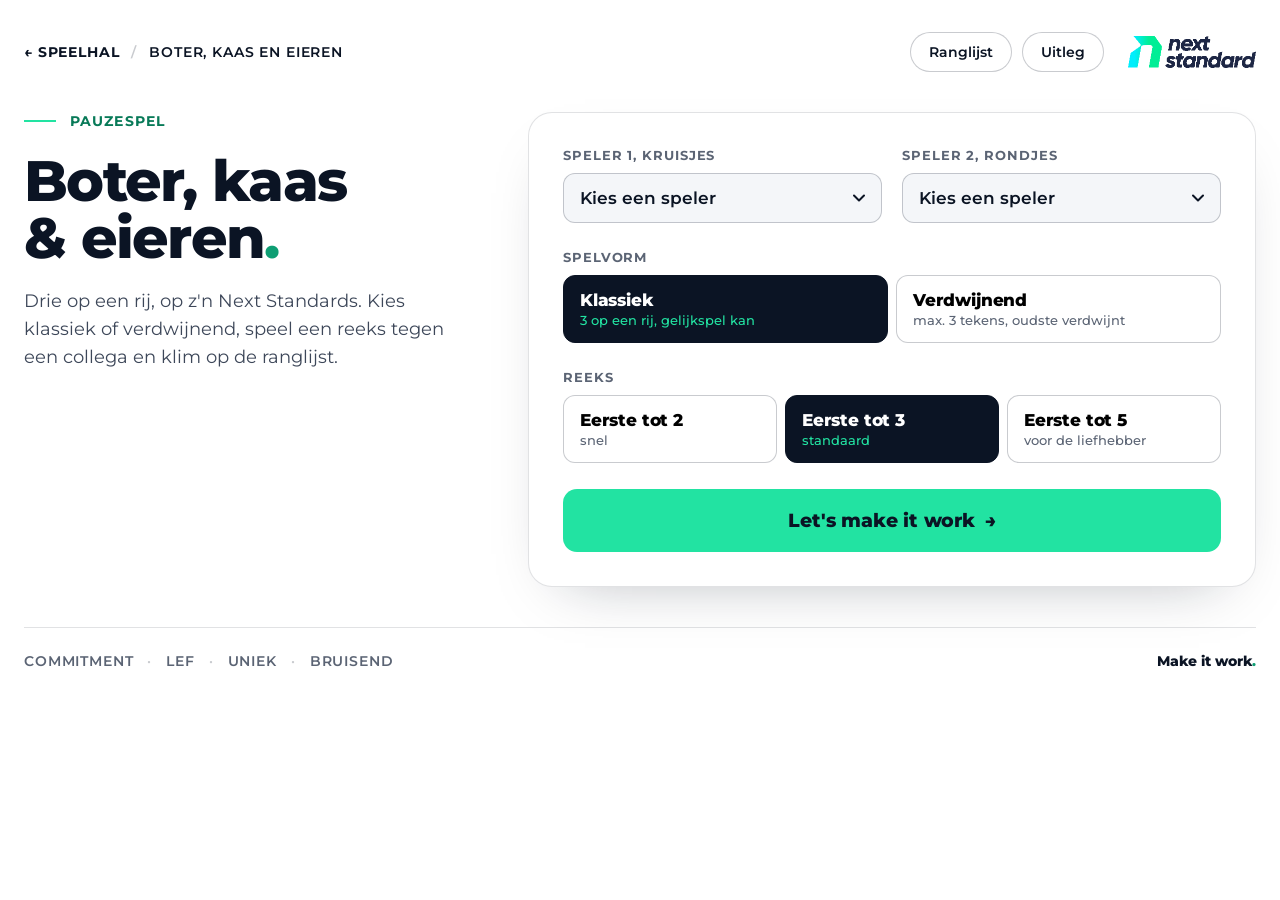
<file: boterkaaseieren.html>
<!DOCTYPE html>
<html lang="nl">
<head>
<meta charset="UTF-8">
<meta name="viewport" content="width=device-width, initial-scale=1.0">
<title>Boter, kaas en eieren — Next Standard editie</title>
<link rel="preconnect" href="https://fonts.googleapis.com">
<link rel="preconnect" href="https://fonts.gstatic.com" crossorigin>
<link href="https://fonts.googleapis.com/css2?family=Montserrat:wght@400;500;600;700;800&display=swap" rel="stylesheet">
<link rel="stylesheet" href="speelhal.css?v=2026-10-19">
<style>
  .chip-row { display: grid; grid-template-columns: repeat(2, 1fr); gap: 8px; }
  .chip-row.three { grid-template-columns: repeat(3, 1fr); }
  .sym {
    display: inline-grid;
    place-items: center;
    width: 24px; height: 24px;
    border-radius: 6px;
    flex: none;
  }
  .sym svg { width: 14px; height: 14px; }
  .sym-x { background: var(--p1); }
  .sym-x line { stroke: var(--blue-900); stroke-width: 16; stroke-linecap: round; }
  .sym-o { background: var(--p2); }
  .sym-o circle { stroke: var(--blue-900); stroke-width: 16; fill: none; }
  .ttt {
    width: min(100%, 420px);
    aspect-ratio: 1;
    display: grid;
    grid-template-columns: repeat(3, 1fr);
    grid-template-rows: repeat(3, 1fr);
    gap: 8px;
    background: var(--ink);
    touch-action: manipulation;
    user-select: none;
  }
  .cell {
    background: var(--bg-card);
    border: none;
    padding: 0;
    cursor: pointer;
    display: grid;
    place-items: center;
    position: relative;
    transition: background .15s;
    -webkit-tap-highlight-color: transparent;
  }
  .cell:disabled { cursor: default; }
  .cell:focus-visible { outline: 3px solid var(--brand-green); outline-offset: -8px; }
  .cell svg { width: 60%; height: 60%; overflow: visible; transition: opacity .25s; }
  .mark-x line {
    stroke: var(--p1-dark);
    stroke-width: 13;
    stroke-linecap: round;
    stroke-dasharray: 80;
    animation: draw-x .22s ease-out both;
  }
  .mark-x line:nth-child(2) { animation-delay: .1s; }
  .mark-o circle {
    stroke: var(--p2-dark);
    stroke-width: 13;
    fill: none;
    stroke-linecap: round;
    stroke-dasharray: 190;
    animation: draw-o .35s ease-out both;
    transform: rotate(-90deg);
    transform-origin: 50% 50%;
  }
  @keyframes draw-x { from { stroke-dashoffset: 80; } to { stroke-dashoffset: 0; } }
  @keyframes draw-o { from { stroke-dashoffset: 190; } to { stroke-dashoffset: 0; } }
  .cell .ghost { opacity: 0; }
  .cell .ghost line, .cell .ghost circle { animation: none; }
  @media (hover: hover) {
  .cell:not(:disabled):hover { background: var(--bg); }
  .cell:not(:disabled):hover .ghost { opacity: 0.2; }
  }
  .cell.fading svg { opacity: 0.3; }
  .cell.fading .mark-x line, .cell.fading .mark-o circle { animation: none; }
  .cell.fading::after {
    content: '';
    position: absolute;
    inset: 10px;
    border: 2px dashed var(--line-strong);
    border-radius: 8px;
    pointer-events: none;
  }
  .cell.win { background: var(--brand-green); }
  .cell.win .mark-x line, .cell.win .mark-o circle { stroke: var(--blue-900); }
  .ttt.over .cell:not(.win) svg { opacity: 0.3; }
  .round-result {
    display: none;
    width: min(100%, 420px);
    align-items: center;
    justify-content: space-between;
    gap: 12px;
    background: var(--ink);
    color: #fff;
    border-radius: var(--radius-sm);
    padding: 10px 10px 10px 18px;
  }
  .round-result.show { display: flex; }
  .round-text {
    font-family: var(--font-display);
    font-weight: 800;
    font-size: 16px;
    letter-spacing: -0.01em;
  }
  @media (max-width: 640px) {
  .chip-row.three { grid-template-columns: 1fr; }
  .ttt { gap: 6px; }
  }
  @media (prefers-reduced-motion: reduce) {
  .mark-x line, .mark-o circle { animation: none; }
  }
  .ttt { border-radius: 18px; overflow: hidden; box-shadow: 0 0 0 8px var(--ink); }
  .cell:focus-visible { outline-color: var(--accent-strong); }
  .round-result { border-radius: var(--radius); padding: 12px 12px 12px 20px; }
</style>
</head>
<body>

<div class="app">

  <header class="topbar">
    <nav class="crumbs" aria-label="Navigatie">
      <a class="back-link" href="index.html">← Speelhal</a>
      <span class="crumb-sep" aria-hidden="true">/</span>
      <span class="crumb-current">Boter, kaas en eieren</span>
    </nav>
    <div class="topbar-actions">
      <button class="btn-uitleg" id="btnStats">Ranglijst</button>
      <button class="btn-uitleg" id="btnUitleg">Uitleg</button>
      <span class="ns-logo" role="img" aria-label="Next Standard"></span>
    </div>
  </header>

  <!-- Uitleg modal -->
  <div class="modal-overlay" id="modalOverlay">
    <div class="modal" role="dialog" aria-modal="true" aria-labelledby="rulesTitle">
      <div class="modal-header">
        <div class="modal-eyebrow">Spelregels</div>
        <h2 class="modal-title" id="rulesTitle">Boter, kaas en eieren</h2>
        <button class="modal-close" id="modalClose" aria-label="Sluiten">✕</button>
      </div>
      <div class="modal-body">
        <div class="rule-block">
          <div class="rule-icon">🎯</div>
          <div>
            <div class="rule-title">Doel</div>
            <div class="rule-text">Maak als eerste drie op een rij: horizontaal, verticaal of diagonaal. Speler 1 speelt met kruisjes, speler 2 met rondjes.</div>
          </div>
        </div>
        <div class="rule-block">
          <div class="rule-icon">🔁</div>
          <div>
            <div class="rule-title">Reeksen</div>
            <div class="rule-text">Je speelt een reeks: wie als eerste het gekozen aantal potjes wint, wint de reeks. Het eerste potje begint een willekeurige speler, daarna wisselt de beginner elk potje. Alleen de uitslag van de reeks telt voor de ranglijst.</div>
          </div>
        </div>
        <div class="rule-block">
          <div class="rule-icon">#</div>
          <div>
            <div class="rule-title">Klassiek</div>
            <div class="rule-text">Het spel zoals je het kent. Is het bord vol zonder drie op een rij, dan is het <strong>gelijkspel</strong>. Dat potje telt niet mee voor de reeks.</div>
          </div>
        </div>
        <div class="rule-block">
          <div class="rule-icon">💨</div>
          <div>
            <div class="rule-title">Verdwijnend</div>
            <div class="rule-text">Iedere speler heeft hooguit <strong>drie tekens</strong> op het bord. Zet je een vierde, dan verdwijnt je oudste. Het teken dat als volgende verdwijnt, is vaag en gestippeld. Gelijkspel bestaat hier niet.</div>
          </div>
        </div>
        <div class="rule-block">
          <div class="rule-icon">🏆</div>
          <div>
            <div class="rule-title">Ranglijst</div>
            <div class="rule-text">Elke gewonnen reeks levert Elo-punten op, meer als je een sterkere tegenstander verslaat. De ranglijst is gedeeld met iedereen die speelt.</div>
          </div>
        </div>
      </div>
      <button class="modal-btn-start" id="modalBtnStart">Begrepen — spelen maar <span style="font-style:normal">→</span></button>
    </div>
  </div>

  <main class="view-main">
  <div class="setup-wrap">
    <div class="intro">
      <div class="eyebrow">Pauzespel</div>
      <h1 class="page-title">Boter, kaas &amp; eieren<span class="dot">.</span></h1>
      <p class="lead">Drie op een rij, op z'n Next Standards. Kies klassiek of verdwijnend, speel een reeks tegen een collega en klim op de ranglijst.</p>
      <div class="resume" id="resumeBox" hidden>
        <div>
          <div class="resume-title">Reeks nog bezig</div>
          <div class="resume-text" id="resumeText"></div>
        </div>
        <div class="resume-actions">
          <button class="btn" id="btnResume">Verder spelen</button>
          <button class="btn btn-ghost" id="btnDiscard">Weggooien</button>
        </div>
      </div>
    </div>

    <div id="setup" class="setup">
      <div class="player-row">
        <div class="field">
          <label for="p1select">Speler 1, kruisjes</label>
          <select id="p1select"></select>
          <input id="p1name" class="player-new" type="text" maxlength="14" placeholder="Typ een naam" autocomplete="off" aria-label="Naam speler 1" hidden>
        </div>
        <div class="field">
          <label for="p2select">Speler 2, rondjes</label>
          <select id="p2select"></select>
          <input id="p2name" class="player-new" type="text" maxlength="14" placeholder="Typ een naam" autocomplete="off" aria-label="Naam speler 2" hidden>
        </div>
      </div>

      <div class="setup-error" id="setupError" role="alert"></div>

      <div class="field">
        <label>Spelvorm</label>
        <div class="chip-row" id="variantPicker">
          <button class="size-chip active" data-variant="klassiek"><strong>Klassiek</strong><span>3 op een rij, gelijkspel kan</span></button>
          <button class="size-chip" data-variant="verdwijnend"><strong>Verdwijnend</strong><span>max. 3 tekens, oudste verdwijnt</span></button>
        </div>
      </div>

      <div class="field">
        <label>Reeks</label>
        <div class="chip-row three" id="targetPicker">
          <button class="size-chip" data-target="2"><strong>Eerste tot 2</strong><span>snel</span></button>
          <button class="size-chip active" data-target="3"><strong>Eerste tot 3</strong><span>standaard</span></button>
          <button class="size-chip" data-target="5"><strong>Eerste tot 5</strong><span>voor de liefhebber</span></button>
        </div>
      </div>

      <button class="btn-start" id="btnStart">
        Let's make it work <span class="arrow">→</span>
      </button>
    </div>
  </div>

  <div id="game" class="game">
    <div class="game-side">
      <div class="scoreboard">
        <div class="player-card p1 turn" id="card1">
          <div class="player-label">Speler 1</div>
          <div class="player-name"><span class="sym sym-x" aria-label="kruisjes"><svg viewBox="0 0 100 100"><line x1="20" y1="20" x2="80" y2="80"/><line x1="80" y1="20" x2="20" y2="80"/></svg></span><span id="name1">Speler 1</span></div>
          <div class="player-score"><span class="num" id="score1">0</span><span class="of" id="of1">van 3</span></div>
        </div>
        <div class="turn-indicator" id="turnIndicator">
          <div class="label" id="turnLabel">Aan zet</div>
          <div class="who" id="turnName">—</div>
          <div class="bonus" id="roundInfo"></div>
        </div>
        <div class="player-card p2" id="card2">
          <div class="player-label">Speler 2</div>
          <div class="player-name"><span class="sym sym-o" aria-label="rondjes"><svg viewBox="0 0 100 100"><circle cx="50" cy="50" r="32"/></svg></span><span id="name2">Speler 2</span></div>
          <div class="player-score"><span class="num" id="score2">0</span><span class="of" id="of2">van 3</span></div>
        </div>
      </div>

      <div class="winner" id="winner">
        <div class="winner-label">Reeks gewonnen</div>
        <div class="winner-name" id="winnerName">—</div>
        <div class="winner-score" id="winnerScore"></div>
        <div class="winner-record" id="winnerRecord"></div>
        <div class="winner-tag">Make it work.</div>
        <button class="winner-stats-btn" id="winnerStatsBtn">Bekijk de ranglijst</button>
      </div>

      <div class="controls">
        <div class="controls-left">
          <button class="btn" id="btnRestart">Nieuwe reeks</button>
          <button class="btn btn-ghost" id="btnNew">Andere setup</button>
        </div>
        <div class="rules-hint" id="rulesHint"></div>
      </div>
    </div>
    <div class="game-main">
      <div class="board-wrap">
        <div class="board-meta" id="boardMeta"></div>
        <div class="ttt" id="ttt" role="group" aria-label="Speelbord"></div>
        <div class="round-result" id="roundResult" role="status">
          <div class="round-text" id="roundText"></div>
          <button class="btn-next" id="btnNext">Volgend potje <span style="font-style:normal">→</span></button>
        </div>
      </div>
    </div>
  </div>
  </main>

  <section class="stats-view" id="statsView" aria-labelledby="statsTitle">
    <div class="stats-head">
      <div class="stats-titles">
        <button type="button" class="back-link" id="statsClose">← Terug naar het spel</button>
        <div class="eyebrow">Wie is de baas · Boter, kaas en eieren</div>
        <h1 class="page-title" id="statsTitle">Ranglijst<span class="dot">.</span></h1>
      </div>
      <div class="mode-toggle stats-filter" id="statsFilter">
          <button class="active" data-filter="all"><span class="dot"></span>Alles</button>
          <button data-filter="klassiek"><span class="dot"></span>Klassiek</button>
          <button data-filter="verdwijnend"><span class="dot"></span>Verdwijnend</button>
        </div>
    </div>
    <div class="stats-grid">
      <section class="stats-col ranks" aria-label="Ranglijst">
        <div class="stats-heading">Stand <small id="rankSummary"></small></div>
        <ol class="rank-list" id="rankList"></ol>
        <p class="stats-note">Gerangschikt op Elo-rating. Iedereen begint op 1000, en winnen van een sterkere tegenstander levert meer op. Na 3 reeksen tel je volwaardig mee.</p>
      </section>
      <aside class="stats-col recent">
        <div class="stats-heading">Gespeelde reeksen <small id="gamesSummary"></small></div>
        <ul class="game-list" id="gameList"></ul>
        <button class="btn btn-ghost stats-more" id="gamesMore" style="display:none;">Toon alle reeksen</button>
        <div class="stats-actions">
          <div class="stats-source" id="statsSource"></div>
          <button class="btn" id="btnRefresh">Vernieuwen</button>
          <div class="stats-status" id="statsStatus" role="status"></div>
        </div>
      </aside>
    </div>
  </section>

  <footer class="footer">
    <div class="vals"><span>Commitment</span><span>Lef</span><span>Uniek</span><span>Bruisend</span></div>
    <div class="claim">Make it work</div>
  </footer>
</div>

<script src="speelhal.js?v=2026-10-19"></script>
<script>
(function () {
  const $ = (id) => document.getElementById(id);

  // ---------- uitleg modal ----------
  const overlay = $('modalOverlay');
  $('btnUitleg').addEventListener('click', () => overlay.classList.add('open'));
  $('modalClose').addEventListener('click', () => overlay.classList.remove('open'));
  $('modalBtnStart').addEventListener('click', () => overlay.classList.remove('open'));
  overlay.addEventListener('click', (e) => { if (e.target === overlay) overlay.classList.remove('open'); });
  document.addEventListener('keydown', (e) => { if (e.key === 'Escape') overlay.classList.remove('open'); });

  // ---------- spel ----------
  const LINES = [[0, 1, 2], [3, 4, 5], [6, 7, 8], [0, 3, 6], [1, 4, 7], [2, 5, 8], [0, 4, 8], [2, 4, 6]];
  const MAX_MARKS = 3;
  const VARIANTS = { klassiek: 'Klassiek', verdwijnend: 'Verdwijnend' };
  const TARGETS = [2, 3, 5];

  let cfg = { p1: '', p2: '', variant: 'klassiek', target: 3 };
  let series = null;   // { wins1, wins2, draws, round, first }
  let round = null;    // { board, turn, moves, done, win, winner }

  function setChoice(containerId, attr, value) {
    $(containerId).querySelectorAll('button').forEach(b => b.classList.toggle('active', b.dataset[attr] === String(value)));
  }
  $('variantPicker').addEventListener('click', (e) => {
    const btn = e.target.closest('button');
    if (!btn) return;
    cfg.variant = btn.dataset.variant;
    setChoice('variantPicker', 'variant', cfg.variant);
  });
  $('targetPicker').addEventListener('click', (e) => {
    const btn = e.target.closest('button');
    if (!btn) return;
    cfg.target = parseInt(btn.dataset.target, 10);
    setChoice('targetPicker', 'target', cfg.target);
  });

  // Bord: negen knoppen, eenmalig opgebouwd.
  const boardEl = $('ttt');
  const cells = [];
  for (let i = 0; i < 9; i++) {
    const b = document.createElement('button');
    b.type = 'button';
    b.className = 'cell';
    b.dataset.i = i;
    boardEl.appendChild(b);
    cells.push(b);
  }
  boardEl.addEventListener('click', (e) => {
    const b = e.target.closest('.cell');
    if (b) play(parseInt(b.dataset.i, 10));
  });

  const SVG_X = '<svg viewBox="0 0 100 100" class="mark mark-x" aria-hidden="true"><line x1="22" y1="22" x2="78" y2="78"/><line x1="78" y1="22" x2="22" y2="78"/></svg>';
  const SVG_O = '<svg viewBox="0 0 100 100" class="mark mark-o" aria-hidden="true"><circle cx="50" cy="50" r="29"/></svg>';
  const ghostOf = (p) => (p === 1 ? SVG_X : SVG_O).replace('class="mark ', 'class="ghost mark ');
  const rendered = Array(9).fill(null);
  const nameOf = (p) => p === 1 ? cfg.p1 : cfg.p2;

  function render() {
    const fadeIdx = (cfg.variant === 'verdwijnend' && !round.done && round.moves[round.turn].length >= MAX_MARKS)
      ? round.moves[round.turn][0] : -1;

    cells.forEach((cell, i) => {
      const owner = round.board[i];
      const key = owner ? 'p' + owner : (round.done ? 'leeg' : 'g' + round.turn);
      if (rendered[i] !== key) {
        cell.innerHTML = owner === 1 ? SVG_X : owner === 2 ? SVG_O : (round.done ? '' : ghostOf(round.turn));
        rendered[i] = key;
      }
      cell.disabled = round.done || !!owner;
      cell.classList.toggle('fading', i === fadeIdx);
      cell.classList.toggle('win', !!round.win && round.win.includes(i));
      const what = owner === 1 ? `kruisje van ${cfg.p1}` : owner === 2 ? `rondje van ${cfg.p2}` : 'leeg';
      cell.setAttribute('aria-label', `Rij ${Math.floor(i / 3) + 1}, kolom ${i % 3 + 1}: ${what}` +
        (i === fadeIdx ? ', verdwijnt bij de volgende zet' : ''));
    });
    boardEl.classList.toggle('over', round.done);

    $('score1').textContent = series.wins1;
    $('score2').textContent = series.wins2;
    $('of1').textContent = `van ${cfg.target}`;
    $('of2').textContent = `van ${cfg.target}`;
    $('card1').classList.toggle('turn', !round.done && round.turn === 1);
    $('card2').classList.toggle('turn', !round.done && round.turn === 2);
    $('turnIndicator').classList.toggle('is-p2', !round.done && round.turn === 2);
    $('turnLabel').textContent = round.done ? 'Potje voorbij' : 'Aan zet';
    $('turnName').textContent = round.done ? '' : nameOf(round.turn);
    $('roundInfo').textContent = `Potje ${series.round + 1}` + (series.draws ? `, ${series.draws}× gelijk` : '');
  }

  function play(i) {
    if (!round || round.done || round.board[i]) return;
    const p = round.turn;
    if (cfg.variant === 'verdwijnend' && round.moves[p].length >= MAX_MARKS) {
      round.board[round.moves[p].shift()] = 0;
    }
    round.board[i] = p;
    round.moves[p].push(i);

    const win = LINES.find(l => l.every(j => round.board[j] === p));
    if (win) {
      round.done = true; round.win = win; round.winner = p;
      if (p === 1) series.wins1++; else series.wins2++;
    } else if (round.board.every(v => v)) {
      round.done = true; round.winner = 0;
      series.draws++;
    } else {
      round.turn = 3 - p;
    }
    render();
    if (round.done) endRound(); else saveProgress();
  }

  function startRound() {
    const starter = series.round % 2 === 0 ? series.first : 3 - series.first;
    round = { board: Array(9).fill(0), turn: starter, moves: { 1: [], 2: [] }, done: false, win: null, winner: null };
    rendered.fill(null);
    $('roundResult').classList.remove('show');
    render();
    saveProgress();
  }

  function showRoundResult() {
    const w = round.winner;
    $('roundText').textContent = w ? `${nameOf(w)} wint dit potje` : 'Gelijkspel, telt niet mee';
    $('roundResult').classList.add('show');
    $('btnNext').focus({ preventScroll: true });
  }

  function endRound() {
    if (series.wins1 >= cfg.target || series.wins2 >= cfg.target) { finishSeries(); return; }
    saveProgress();
    showRoundResult();
  }

  $('btnNext').addEventListener('click', () => {
    if (!round || !round.done || series.done) return;
    series.round++;
    startRound();
  });

  function beginSeries(saved) {
    document.querySelector('.app').classList.add('playing');
    $('setup').style.display = 'none';
    $('game').classList.add('active');
    $('winner').classList.remove('active');
    hall.resetRecord();
    $('roundResult').classList.remove('show');
    $('name1').textContent = cfg.p1;
    $('name2').textContent = cfg.p2;
    $('boardMeta').textContent = `${VARIANTS[cfg.variant]}, eerste tot ${cfg.target}`;
    $('rulesHint').innerHTML = cfg.variant === 'verdwijnend'
      ? '<span class="slash">/</span> Max. 3 tekens: je oudste verdwijnt <span class="slash">/</span>'
      : '<span class="slash">/</span> Drie op een rij wint het potje <span class="slash">/</span>';

    if (saved) {
      series = saved.series;
      round = saved.round;
      rendered.fill(null);
      render();
      if (round.done) showRoundResult();
    } else {
      clearProgress();
      series = { wins1: 0, wins2: 0, draws: 0, round: 0, first: Math.random() < 0.5 ? 1 : 2, done: false };
      startRound();
    }
  }

  function finishSeries() {
    series.done = true;
    clearProgress();
    $('roundResult').classList.remove('show');
    const w = series.wins1 > series.wins2 ? 1 : 2;
    $('winnerName').textContent = `${nameOf(w)} wint de reeks`;
    $('winnerScore').textContent = `${cfg.p1} ${series.wins1} – ${series.wins2} ${cfg.p2}` +
      (series.draws ? `, ${series.draws}× gelijk` : '');
    $('winner').classList.add('active');
    recordMatch();
  }

  const seriesBusy = () => series && !series.done &&
    (series.round > 0 || (round && (round.moves[1].length || round.moves[2].length)));

  $('btnRestart').addEventListener('click', () => {
    if (seriesBusy() && !confirm('De huidige reeks stoppen en opnieuw beginnen? Deze reeks telt dan niet mee.')) return;
    beginSeries();
  });

  $('btnNew').addEventListener('click', () => {
    document.querySelector('.app').classList.remove('playing');
    $('game').classList.remove('active');
    $('setup').style.display = 'flex';
    $('winner').classList.remove('active');
    refreshResume();
  });

  $('btnStart').addEventListener('click', () => {
    const p1 = hall.picker.chosen(1);
    const p2 = hall.picker.chosen(2);
    const err = hall.picker.validate(p1, p2);
    if (err) { $('setupError').textContent = err; return; }
    $('setupError').textContent = '';
    cfg.p1 = p1;
    cfg.p2 = p2;
    hall.picker.adopt([p1, p2]);
    hall.last.set({ p1, p2, variant: cfg.variant, target: cfg.target });
    beginSeries();
  });

  // ---------- lopende reeks bewaren ----------
  const PROGRESS_KEY = 'ns-bke:progress:v1';
  const PROGRESS_MAX_AGE = 12 * 60 * 60 * 1000;

  function saveProgress() {
    if (!series || series.done) return;
    try {
      localStorage.setItem(PROGRESS_KEY, JSON.stringify({ t: Date.now(), cfg: { ...cfg }, series, round }));
    } catch (e) { /* opslag niet beschikbaar: dan maar zonder hervatten */ }
  }

  function clearProgress() {
    try { localStorage.removeItem(PROGRESS_KEY); } catch (e) { /* niets te doen */ }
  }

  function loadProgress() {
    try {
      const p = JSON.parse(localStorage.getItem(PROGRESS_KEY));
      if (!p || !p.cfg || !p.series || !p.round || Date.now() - p.t > PROGRESS_MAX_AGE) return null;
      const c = p.cfg, s = p.series, r = p.round;
      const ok = typeof c.p1 === 'string' && c.p1 && typeof c.p2 === 'string' && c.p2 &&
        VARIANTS[c.variant] && TARGETS.includes(c.target) &&
        [s.wins1, s.wins2, s.draws, s.round].every(Number.isInteger) &&
        s.wins1 < c.target && s.wins2 < c.target && (s.first === 1 || s.first === 2) &&
        Array.isArray(r.board) && r.board.length === 9 && r.board.every(v => v === 0 || v === 1 || v === 2) &&
        (r.turn === 1 || r.turn === 2) && r.moves && Array.isArray(r.moves[1]) && Array.isArray(r.moves[2]);
      return ok ? p : null;
    } catch (e) {
      return null;
    }
  }

  function refreshResume() {
    const p = loadProgress();
    $('resumeBox').hidden = !p;
    if (!p) return;
    const c = p.cfg, s = p.series;
    $('resumeText').textContent = `${c.p1} ${s.wins1} – ${s.wins2} ${c.p2}, ${VARIANTS[c.variant].toLowerCase()}, eerste tot ${c.target}`;
  }

  $('btnResume').addEventListener('click', () => {
    const p = loadProgress();
    if (!p) { refreshResume(); return; }
    Object.assign(cfg, p.cfg);
    beginSeries(p);
  });
  $('btnDiscard').addEventListener('click', () => { clearProgress(); refreshResume(); });

  // ---------- centrale ranglijst (gedeelde code in speelhal.js) ----------
  const GAME_ID = 'boter-kaas-en-eieren';
  const hall = Speelhal.create({
    prefix: 'ns-bke', version: 'v1', resultName: 'matches',
    table: 'matches', query: `game=eq.${GAME_ID}`,
    toRow: (e) => ({
      id: e.id, game: GAME_ID, variant: e.variant, target: e.target, played_at: new Date(e.t).toISOString(),
      p1: e.p1, p2: e.p2, score1: e.s1, score2: e.s2, draws: e.draws
    }),
    fromRow: (r) => ({
      id: r.id, t: Date.parse(r.played_at), variant: r.variant, target: r.target,
      p1: r.p1, p2: r.p2, s1: r.score1, s2: r.score2, draws: r.draws || 0
    }),
    units: { one: 'reeks', many: 'reeksen', this: 'Deze reeks' },
    filters: {
      all: () => true,
      klassiek: (e) => e.variant === 'klassiek',
      verdwijnend: (e) => e.variant === 'verdwijnend'
    },
    emptyText: (f) => f === 'all'
      ? 'Nog geen reeksen gespeeld. Speel een reeks uit en hij verschijnt hier.'
      : `Nog geen reeksen in de spelvorm ${VARIANTS[f].toLowerCase()}.`,
    itemMeta: (e) => {
      const variant = VARIANTS[e.variant] ? VARIANTS[e.variant].toLowerCase() : Speelhal.esc(e.variant || '');
      return variant + (e.target ? `, eerste tot ${e.target}` : '') + (e.draws ? `, ${e.draws}× gelijk` : '');
    }
  });

  function recordMatch() {
    hall.record({
      id: hall.uuid(), t: Date.now(), variant: cfg.variant, target: cfg.target,
      p1: cfg.p1, p2: cfg.p2, s1: series.wins1, s2: series.wins2, draws: series.draws
    });
  }

  // ---------- start ----------
  (function init() {
    const lastChoice = hall.last.get();
    hall.init(lastChoice);
    if (VARIANTS[lastChoice.variant]) { cfg.variant = lastChoice.variant; setChoice('variantPicker', 'variant', cfg.variant); }
    if (TARGETS.includes(lastChoice.target)) { cfg.target = lastChoice.target; setChoice('targetPicker', 'target', cfg.target); }
    refreshResume();
  })();
})();
</script>
</body>
</html>
</file>
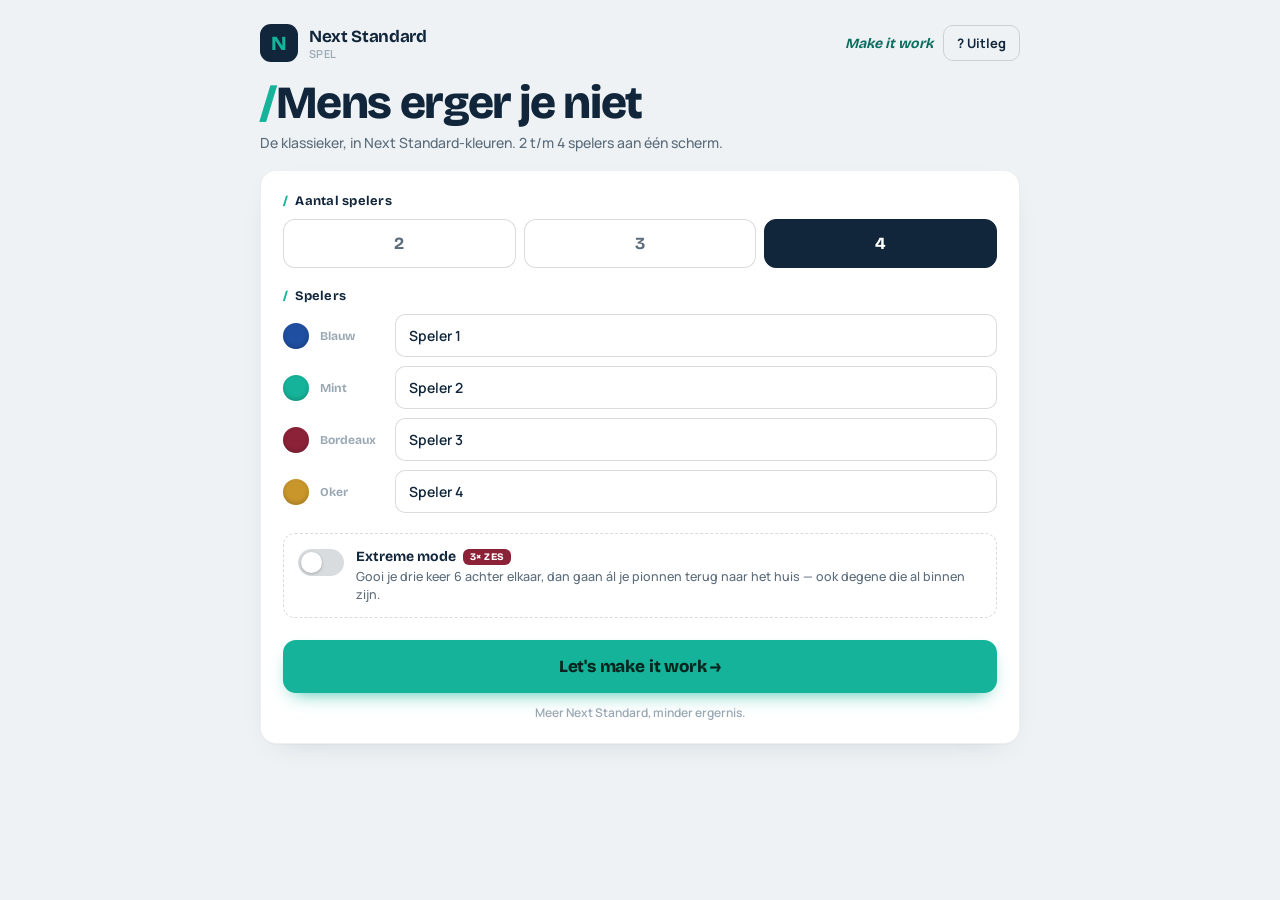
<file: index (1).html>
<!DOCTYPE html>
<html lang="nl">
<head>
<meta charset="UTF-8">
<meta name="viewport" content="width=device-width, initial-scale=1.0">
<title>Mens erger je niet — Next Standard editie</title>
<link rel="preconnect" href="https://fonts.googleapis.com">
<link rel="preconnect" href="https://fonts.gstatic.com" crossorigin>
<link href="https://fonts.googleapis.com/css2?family=Bricolage+Grotesque:opsz,wght@12..96,400;12..96,500;12..96,600;12..96,700;12..96,800&family=Manrope:wght@400;500;600;700;800&display=swap" rel="stylesheet">
<style>
  :root{
    --bg:#EEF2F5;
    --card:#FFFFFF;
    --ink:#11263B;
    --ink-soft:#5A6B7A;
    --ink-faint:#9AA8B4;
    --line:rgba(17,38,59,0.08);
    --line-strong:rgba(17,38,59,0.16);

    --accent:#15B49A;        /* mint */
    --accent-dark:#0C6E5E;
    --blue:#1F4FA0;          /* Next Standard blauw */
    --blue-dark:#16336B;

    /* speler-kleuren — gedempt, binnen de blauw/mint-wereld */
    --p-blue:#1F4FA0;   --p-blue-soft:#D6E0F2;   --p-blue-dark:#16336B;
    --p-mint:#15B49A;   --p-mint-soft:#CDEFE8;   --p-mint-dark:#0C6E5E;
    --p-bord:#8C2238;   --p-bord-soft:#EBD2D8;   --p-bord-dark:#5C0F22;
    --p-oker:#C9962B;   --p-oker-soft:#F1E4C2;   --p-oker-dark:#85610F;

    --radius:16px;
    --radius-sm:10px;
  }
  *{box-sizing:border-box;margin:0;padding:0}
  html,body{
    background:var(--bg);color:var(--ink);
    font-family:'Manrope',sans-serif;min-height:100vh;
    -webkit-font-smoothing:antialiased;
  }
  body{display:flex;flex-direction:column;align-items:center;padding:24px 16px 36px}
  .app{width:100%;max-width:760px;display:flex;flex-direction:column;gap:18px}

  /* ---------- topbar ---------- */
  .topbar{display:flex;align-items:center;justify-content:space-between;gap:12px}
  .brand{display:flex;align-items:center;gap:11px}
  .brand-mark{
    width:38px;height:38px;background:var(--ink);color:var(--accent);
    border-radius:11px;display:grid;place-items:center;
    font-family:'Bricolage Grotesque',sans-serif;font-weight:800;font-size:20px;
    letter-spacing:-0.04em;
  }
  .brand-txt{font-family:'Bricolage Grotesque',sans-serif;font-weight:700;font-size:17px;letter-spacing:-0.02em;line-height:1}
  .brand-txt small{display:block;font-family:'Manrope';font-weight:600;font-size:11px;color:var(--ink-faint);letter-spacing:.04em;text-transform:uppercase;margin-top:3px}
  .tag{font-family:'Bricolage Grotesque',sans-serif;font-style:italic;font-weight:700;font-size:14px;color:var(--accent-dark)}
  .topbar-right{display:flex;align-items:center;gap:10px}
  .ghost-btn{
    border:1.5px solid var(--line-strong);background:transparent;color:var(--ink);
    font-family:'Manrope';font-weight:700;font-size:13px;padding:8px 13px;border-radius:10px;cursor:pointer;
    transition:.15s;
  }
  .ghost-btn:hover{background:var(--ink);color:#fff;border-color:var(--ink)}

  /* ---------- hero ---------- */
  .hero h1{
    font-family:'Bricolage Grotesque',sans-serif;font-weight:800;
    font-size:clamp(28px,7vw,46px);line-height:.98;letter-spacing:-0.03em;
  }
  .hero h1 .slash{color:var(--accent)}
  .hero p{color:var(--ink-soft);font-weight:500;margin-top:8px;font-size:14px}

  /* ---------- cards ---------- */
  .card{background:var(--card);border:1px solid var(--line);border-radius:var(--radius);
    box-shadow:0 1px 0 rgba(17,38,59,.02),0 10px 30px -20px rgba(17,38,59,.25);}

  /* ---------- setup ---------- */
  .setup{padding:22px}
  .setup .label{font-family:'Bricolage Grotesque';font-weight:700;font-size:13px;letter-spacing:.02em;margin-bottom:10px;display:flex;align-items:center;gap:7px}
  .setup .label::before{content:"/";color:var(--accent);font-weight:800}
  .seg{display:flex;gap:8px;margin-bottom:20px}
  .seg button{
    flex:1;padding:13px 0;border:1.5px solid var(--line-strong);background:#fff;border-radius:12px;
    font-family:'Bricolage Grotesque';font-weight:700;font-size:17px;color:var(--ink-soft);cursor:pointer;transition:.15s;
  }
  .seg button.active{background:var(--ink);color:#fff;border-color:var(--ink)}
  .players-cfg{display:flex;flex-direction:column;gap:9px;margin-bottom:20px}
  .pl-row{display:flex;align-items:center;gap:11px}
  .pl-dot{width:26px;height:26px;border-radius:50%;flex:0 0 26px;box-shadow:inset 0 -2px 4px rgba(0,0,0,.18)}
  .pl-row input{
    flex:1;padding:11px 13px;border:1.5px solid var(--line-strong);border-radius:10px;
    font-family:'Manrope';font-weight:600;font-size:14px;color:var(--ink);background:#fff;
  }
  .pl-row input:focus{outline:none;border-color:var(--accent)}
  .pl-tag{font-family:'Bricolage Grotesque';font-weight:700;font-size:12px;color:var(--ink-faint);width:64px;flex:0 0 64px}

  .toggle-row{display:flex;align-items:flex-start;gap:12px;padding:14px;border:1.5px dashed var(--line-strong);border-radius:12px;margin-bottom:22px;cursor:pointer}
  .toggle-row .sw{
    flex:0 0 46px;width:46px;height:27px;border-radius:14px;background:var(--line-strong);position:relative;transition:.2s;margin-top:1px;
  }
  .toggle-row .sw::after{content:"";position:absolute;top:3px;left:3px;width:21px;height:21px;border-radius:50%;background:#fff;transition:.2s;box-shadow:0 1px 3px rgba(0,0,0,.25)}
  .toggle-row.on .sw{background:var(--p-bord)}
  .toggle-row.on .sw::after{transform:translateX(19px)}
  .toggle-row .ttl{font-family:'Bricolage Grotesque';font-weight:700;font-size:14px;display:flex;align-items:center;gap:7px}
  .toggle-row .sub{font-size:12.5px;color:var(--ink-soft);font-weight:500;margin-top:3px;line-height:1.4}
  .badge-x{background:var(--p-bord);color:#fff;font-size:10px;font-weight:800;padding:2px 7px;border-radius:6px;letter-spacing:.04em}

  .start-btn{
    width:100%;padding:16px;border:none;border-radius:13px;background:var(--accent);color:#04261F;
    font-family:'Bricolage Grotesque';font-weight:800;font-size:17px;letter-spacing:-0.01em;cursor:pointer;transition:.15s;
    box-shadow:0 8px 20px -10px var(--accent);
  }
  .start-btn:hover{transform:translateY(-1px);background:#13a690}
  .start-hint{text-align:center;color:var(--ink-faint);font-size:12px;font-weight:600;margin-top:11px}

  /* ---------- game ---------- */
  #game{display:none}
  .turn-bar{
    display:flex;align-items:center;gap:14px;padding:14px 16px;border-radius:14px;background:var(--card);
    border:1px solid var(--line);border-left:6px solid var(--ink);transition:border-color .2s;
  }
  .turn-bar .who{display:flex;align-items:center;gap:11px;flex:1;min-width:0}
  .turn-bar .tdot{width:30px;height:30px;border-radius:50%;flex:0 0 30px;box-shadow:inset 0 -2px 5px rgba(0,0,0,.2)}
  .turn-bar .tname{font-family:'Bricolage Grotesque';font-weight:800;font-size:18px;line-height:1;letter-spacing:-0.02em}
  .turn-bar .tmsg{font-size:12.5px;color:var(--ink-soft);font-weight:600;margin-top:3px;min-height:15px}

  .die-wrap{display:flex;align-items:center;gap:12px}
  .die{
    width:54px;height:54px;border-radius:13px;background:#fff;border:1.5px solid var(--line-strong);
    display:grid;grid-template-columns:repeat(3,1fr);grid-template-rows:repeat(3,1fr);
    padding:9px;box-shadow:0 4px 12px -6px rgba(17,38,59,.4);
  }
  .die span{width:9px;height:9px;border-radius:50%;background:var(--ink);align-self:center;justify-self:center;opacity:0}
  .die span.on{opacity:1}
  .die.rolling{animation:shake .18s linear infinite}
  @keyframes shake{0%{transform:translate(0,0) rotate(0)}25%{transform:translate(-2px,1px) rotate(-4deg)}75%{transform:translate(2px,-1px) rotate(4deg)}100%{transform:translate(0,0)}}
  .roll-btn{
    padding:14px 20px;border:none;border-radius:12px;background:var(--ink);color:#fff;
    font-family:'Bricolage Grotesque';font-weight:800;font-size:15px;cursor:pointer;transition:.15s;white-space:nowrap;
  }
  .roll-btn:hover:not(:disabled){background:var(--blue)}
  .roll-btn:disabled{opacity:.4;cursor:default}

  .board-card{padding:14px;display:flex;justify-content:center}
  svg#board{width:100%;max-width:520px;height:auto;display:block;touch-action:manipulation}
  .pawn{cursor:default;transition:opacity .12s}
  .pawn.movable{cursor:pointer}

  .score-row{display:flex;gap:8px;flex-wrap:wrap}
  .score-chip{flex:1;min-width:120px;background:var(--card);border:1px solid var(--line);border-radius:12px;padding:11px 13px;display:flex;align-items:center;gap:10px}
  .score-chip .sdot{width:18px;height:18px;border-radius:50%;flex:0 0 18px;box-shadow:inset 0 -1px 3px rgba(0,0,0,.2)}
  .score-chip .sname{font-family:'Bricolage Grotesque';font-weight:700;font-size:13px;flex:1;white-space:nowrap;overflow:hidden;text-overflow:ellipsis}
  .score-chip .scount{font-family:'Bricolage Grotesque';font-weight:800;font-size:14px;color:var(--ink-soft)}
  .score-chip.active{border-color:var(--ink);box-shadow:0 0 0 2px var(--ink) inset}

  .game-footer{display:flex;justify-content:space-between;align-items:center;gap:12px;flex-wrap:wrap}
  .values{display:flex;gap:7px;flex-wrap:wrap}
  .values span{font-family:'Bricolage Grotesque';font-style:italic;font-weight:700;font-size:12px;color:var(--ink-faint)}
  .values span::before{content:"/";color:var(--accent);font-style:normal;margin-right:2px}

  /* ---------- modal / overlay ---------- */
  .overlay{position:fixed;inset:0;background:rgba(17,38,59,.55);backdrop-filter:blur(3px);display:none;align-items:center;justify-content:center;padding:20px;z-index:50}
  .overlay.show{display:flex}
  .modal{background:var(--card);border-radius:18px;max-width:440px;width:100%;padding:26px;box-shadow:0 30px 60px -20px rgba(0,0,0,.5);max-height:86vh;overflow:auto}
  .modal h2{font-family:'Bricolage Grotesque';font-weight:800;font-size:22px;letter-spacing:-0.02em;margin-bottom:4px}
  .modal h2 .slash{color:var(--accent)}
  .modal .lead{color:var(--ink-soft);font-size:13px;font-weight:500;margin-bottom:16px}
  .rule{display:flex;gap:11px;margin-bottom:13px;font-size:13.5px;line-height:1.45}
  .rule .n{flex:0 0 24px;width:24px;height:24px;border-radius:7px;background:var(--accent);color:#04261F;font-family:'Bricolage Grotesque';font-weight:800;font-size:12px;display:grid;place-items:center;margin-top:1px}
  .rule b{font-weight:800}
  .modal .x-note{font-size:12px;color:var(--p-bord);font-weight:700;background:var(--p-bord-soft);padding:10px 12px;border-radius:10px;margin-top:6px}
  .modal-close{width:100%;margin-top:18px;padding:13px;border:none;border-radius:11px;background:var(--ink);color:#fff;font-family:'Bricolage Grotesque';font-weight:800;font-size:15px;cursor:pointer}

  /* winner */
  .win-card{text-align:center}
  .win-trophy{font-size:46px;margin-bottom:6px}
  .win-card h2{font-size:28px}
  .win-name{font-family:'Bricolage Grotesque';font-weight:800;font-size:34px;letter-spacing:-0.03em;margin:6px 0 4px}
  .win-sub{color:var(--ink-soft);font-weight:600;font-size:14px;margin-bottom:20px}
  .win-btns{display:flex;gap:10px}
  .win-btns button{flex:1;padding:14px;border-radius:12px;font-family:'Bricolage Grotesque';font-weight:800;font-size:15px;cursor:pointer;border:1.5px solid var(--line-strong);background:#fff;color:var(--ink)}
  .win-btns button.primary{background:var(--accent);border-color:var(--accent);color:#04261F}
</style>
</head>
<body>
<div class="app">

  <!-- TOPBAR -->
  <div class="topbar">
    <div class="brand">
      <div class="brand-mark">N</div>
      <div class="brand-txt">Next Standard<small>Spel</small></div>
    </div>
    <div class="topbar-right">
      <span class="tag">Make it work</span>
      <button class="ghost-btn" id="btnHelp">? Uitleg</button>
    </div>
  </div>

  <!-- HERO -->
  <div class="hero">
    <h1><span class="slash">/</span>Mens erger je niet</h1>
    <p>De klassieker, in Next Standard-kleuren. 2 t/m 4 spelers aan één scherm.</p>
  </div>

  <!-- SETUP -->
  <div class="card setup" id="setup">
    <div class="label">Aantal spelers</div>
    <div class="seg" id="seg">
      <button data-n="2">2</button>
      <button data-n="3">3</button>
      <button data-n="4" class="active">4</button>
    </div>

    <div class="label">Spelers</div>
    <div class="players-cfg" id="playersCfg"></div>

    <div class="toggle-row" id="extremeToggle">
      <div class="sw"></div>
      <div>
        <div class="ttl">Extreme mode <span class="badge-x">3× ZES</span></div>
        <div class="sub">Gooi je drie keer 6 achter elkaar, dan gaan ál je pionnen terug naar het huis — ook degene die al binnen zijn.</div>
      </div>
    </div>

    <button class="start-btn" id="startBtn">Let's make it work →</button>
    <div class="start-hint">Meer Next Standard, minder ergernis.</div>
  </div>

  <!-- GAME -->
  <div id="game">
    <div class="turn-bar" id="turnBar">
      <div class="who">
        <div class="tdot" id="turnDot"></div>
        <div>
          <div class="tname" id="turnName">—</div>
          <div class="tmsg" id="turnMsg"></div>
        </div>
      </div>
      <div class="die-wrap">
        <div class="die" id="die"></div>
        <button class="roll-btn" id="rollBtn">Dobbel</button>
      </div>
    </div>

    <div class="card board-card" style="margin-top:14px">
      <svg id="board" viewBox="0 0 520 520" xmlns="http://www.w3.org/2000/svg"></svg>
    </div>

    <div class="score-row" id="scoreRow" style="margin-top:14px"></div>

    <div class="game-footer" style="margin-top:16px">
      <div class="values">
        <span>Commitment</span><span>Lef</span><span>Uniek</span><span>Bruisend</span>
      </div>
      <button class="ghost-btn" id="btnReset">Opnieuw</button>
    </div>
  </div>

</div>

<!-- HELP MODAL -->
<div class="overlay" id="helpOverlay">
  <div class="modal">
    <h2><span class="slash">/</span>Spelregels</h2>
    <div class="lead">Breng al je pionnen vanuit het huis over het bord naar de finish. Wie als eerste alle vier binnen heeft, wint.</div>
    <div class="rule"><div class="n">1</div><div>Heb je <b>geen pion op het bord</b>, dan gooi je <b>één keer</b>. Gooi je een 6, dan komt er een pion in het spel.</div></div>
    <div class="rule"><div class="n">2</div><div>Gooi je een <b>6</b>, dan komt er een nieuwe pion op het bord — daarna mag je <b>nog een keer gooien</b> en moet je díe nieuwe pion zetten (tenzij het je laatste pion uit het huis was).</div></div>
    <div class="rule"><div class="n">3</div><div>Bij elke <b>6</b> mag je sowieso <b>nog een keer</b> gooien.</div></div>
    <div class="rule"><div class="n">4</div><div>Land je op een vakje met een tegenstander, dan gaat die pion <b>terug naar af</b>. Slaan mag, maar hoeft niet.</div></div>
    <div class="rule"><div class="n">5</div><div>In je eigen kleurlaan moet je <b>precies op een vrij eindvak</b> uitkomen. Lukt dat niet, dan <b>tel je terug</b> — achteruit het bord op.</div></div>
    <div class="x-note">⚡ Extreme mode: drie keer 6 achter elkaar = ál je pionnen terug naar het huis, óók de pionnen die al binnen zijn.</div>
    <button class="modal-close" id="helpClose">Begrepen</button>
  </div>
</div>

<!-- WINNER OVERLAY -->
<div class="overlay" id="winOverlay">
  <div class="modal win-card">
    <div class="win-trophy">🏆</div>
    <h2><span class="slash">/</span>Gewonnen!</h2>
    <div class="win-name" id="winName">—</div>
    <div class="win-sub" id="winSub">Alle vier de pionnen binnen.</div>
    <div class="win-btns">
      <button id="winAgain" class="primary">Nog een potje</button>
      <button id="winSetup">Naar instellingen</button>
    </div>
  </div>
</div>

<script>
(function(){
  const $=id=>document.getElementById(id);

  /* ---------- bord-geometrie (11x11) ---------- */
  const RING=[[4,4],[4,3],[4,2],[4,1],[4,0],[5,0],[6,0],[6,1],[6,2],[6,3],[6,4],[7,4],[8,4],[9,4],[10,4],[10,5],[10,6],[9,6],[8,6],[7,6],[6,6],[6,7],[6,8],[6,9],[6,10],[5,10],[4,10],[4,9],[4,8],[4,7],[4,6],[3,6],[2,6],[1,6],[0,6],[0,5],[0,4],[1,4],[2,4],[3,4]];

  const DEFS={
    blue:    {key:'blue',    label:'Blauw',    start:6,  home:[[5,1],[5,2],[5,3],[5,4]], base:[[8,1],[9,1],[8,2],[9,2]], color:'#1F4FA0', soft:'#D6E0F2', dark:'#16336B', corner:[7,0]},
    mint:    {key:'mint',    label:'Mint',     start:16, home:[[9,5],[8,5],[7,5],[6,5]], base:[[8,8],[9,8],[8,9],[9,9]], color:'#15B49A', soft:'#CDEFE8', dark:'#0C6E5E', corner:[7,7]},
    bordeaux:{key:'bordeaux',label:'Bordeaux', start:26, home:[[5,9],[5,8],[5,7],[5,6]], base:[[1,8],[2,8],[1,9],[2,9]], color:'#8C2238', soft:'#EBD2D8', dark:'#5C0F22', corner:[0,7]},
    oker:    {key:'oker',    label:'Oker',     start:36, home:[[1,5],[2,5],[3,5],[4,5]], base:[[1,1],[2,1],[1,2],[2,2]], color:'#C9962B', soft:'#F1E4C2', dark:'#85610F', corner:[0,0]},
  };
  const ORDER={2:['blue','bordeaux'],3:['blue','mint','bordeaux'],4:['blue','mint','bordeaux','oker']};

  const CELL=44, PAD=18, SVGNS='http://www.w3.org/2000/svg';
  const xy=(c,r)=>[PAD+c*CELL+CELL/2, PAD+r*CELL+CELL/2];
  const el=(tag,attrs)=>{const e=document.createElementNS(SVGNS,tag);for(const k in attrs)e.setAttribute(k,attrs[k]);return e;};

  /* ---------- state ---------- */
  let cfg={count:4, names:{}, extreme:false};
  let G=null; // game

  /* ---------- SETUP UI ---------- */
  function renderPlayersCfg(){
    const wrap=$('playersCfg'); wrap.innerHTML='';
    ORDER[cfg.count].forEach((key,i)=>{
      const d=DEFS[key];
      const row=document.createElement('div'); row.className='pl-row';
      const def=cfg.names[key]||('Speler '+(i+1));
      row.innerHTML=`<div class="pl-dot" style="background:${d.color}"></div>
        <span class="pl-tag">${d.label}</span>
        <input type="text" maxlength="16" value="${def}" data-key="${key}" placeholder="Speler ${i+1}">`;
      wrap.appendChild(row);
    });
    wrap.querySelectorAll('input').forEach(inp=>{
      inp.addEventListener('input',e=>{cfg.names[e.target.dataset.key]=e.target.value;});
    });
  }
  $('seg').addEventListener('click',e=>{
    const b=e.target.closest('button'); if(!b)return;
    cfg.count=+b.dataset.n;
    [...$('seg').children].forEach(x=>x.classList.toggle('active',x===b));
    renderPlayersCfg();
  });
  $('extremeToggle').addEventListener('click',()=>{
    cfg.extreme=!cfg.extreme;
    $('extremeToggle').classList.toggle('on',cfg.extreme);
  });
  renderPlayersCfg();

  /* ---------- HELP ---------- */
  $('btnHelp').addEventListener('click',()=>$('helpOverlay').classList.add('show'));
  $('helpClose').addEventListener('click',()=>$('helpOverlay').classList.remove('show'));
  $('helpOverlay').addEventListener('click',e=>{if(e.target===$('helpOverlay'))$('helpOverlay').classList.remove('show');});

  /* ---------- START ---------- */
  $('startBtn').addEventListener('click',startGame);
  $('btnReset').addEventListener('click',backToSetup);
  $('winSetup').addEventListener('click',()=>{$('winOverlay').classList.remove('show');backToSetup();});
  $('winAgain').addEventListener('click',()=>{$('winOverlay').classList.remove('show');startGame();});

  function backToSetup(){
    $('game').style.display='none';
    $('setup').style.display='block';
    $('.hero');document.querySelector('.hero').style.display='block';
  }

  function startGame(){
    const keys=ORDER[cfg.count];
    const players=keys.map((key,i)=>{
      const d=DEFS[key];
      const name=(cfg.names[key]&&cfg.names[key].trim())||('Speler '+(i+1));
      const pawns=[0,1,2,3].map(idx=>({id:key+idx, pkey:key, idx, state:'base', d:0}));
      return {key,name,def:d,pawns};
    });
    G={players, cur:0, phase:'roll', roll:0, sixStreak:0, mustNew:null, movable:[], busy:false};
    $('setup').style.display='none';
    document.querySelector('.hero').style.display='none';
    $('game').style.display='block';
    buildBoard();
    renderScore();
    renderPawns();
    updateTurnBar('Klik op Dobbel om te beginnen.');
    setDie(0);
  }

  /* ---------- helpers ---------- */
  const cp=()=>G.players[G.cur];
  const allPawns=()=>G.players.flatMap(p=>p.pawns);
  function pawnAtRing(ringIdx){
    for(const p of allPawns()){
      if(p.state==='track' && p.d<=39){
        if((DEFS[p.pkey].start+p.d)%40===ringIdx) return p;
      }
    }
    return null;
  }
  function homeOccupant(pkey,d){
    for(const p of G.players.find(x=>x.key===pkey).pawns){
      if(p.state==='home' && p.d===d) return p;
    }
    return null;
  }
  // resultaat van een zet, of null als onmogelijk
  function computeTarget(pawn,r){
    const d=DEFS[pawn.pkey];
    if(pawn.state==='base'){
      if(r!==6) return null;
      const occ=pawnAtRing(d.start);
      if(occ){ if(occ.pkey===pawn.pkey) return null; return {d:0,capture:occ}; }
      return {d:0,capture:null};
    }
    let newD=pawn.d+r, td;
    if(newD<=43) td=newD; else td=86-newD;   // bounce in de kleurlaan
    if(td<0) return null;
    if(td<=39){
      const ringIdx=(d.start+td)%40;
      const occ=pawnAtRing(ringIdx);
      if(occ){ if(occ.pkey===pawn.pkey) return null; return {d:td,capture:occ}; }
      return {d:td,capture:null};
    } else {
      const own=homeOccupant(pawn.pkey,td);
      if(own && own!==pawn) return null;
      return {d:td,capture:null};
    }
  }
  function computeMovable(r){
    const me=cp();
    let list=me.pawns.filter(p=>computeTarget(p,r));
    // 6 → verplicht een pion eruit (indien mogelijk)
    if(r===6){
      const outs=list.filter(p=>p.state==='base');
      if(outs.length>0){ G.mustNew=null; return [outs[0]]; }
    }
    // moet de zojuist geplaatste pion zetten
    if(G.mustNew && r!==6){
      const m=me.pawns.find(p=>p.id===G.mustNew);
      if(m && computeTarget(m,r)) return [m];
    }
    return list;
  }
  function hasWon(player){ return player.pawns.every(p=>p.state==='home' && p.d>=40); }

  /* ---------- DICE ---------- */
  const FACES={1:[4],2:[0,8],3:[0,4,8],4:[0,2,6,8],5:[0,2,4,6,8],6:[0,2,3,5,6,8]};
  function setDie(v){
    const die=$('die'); die.innerHTML='';
    for(let i=0;i<9;i++){const s=document.createElement('span');die.appendChild(s);}
    if(v>=1){FACES[v].forEach(i=>die.children[i].classList.add('on'));}
  }

  $('rollBtn').addEventListener('click',rollDice);
  function rollDice(){
    if(G.phase!=='roll'||G.busy) return;
    G.busy=true; $('rollBtn').disabled=true;
    const die=$('die'); die.classList.add('rolling');
    let ticks=0;
    const iv=setInterval(()=>{ setDie(1+Math.floor(Math.random()*6)); if(++ticks>8){clearInterval(iv);finishRoll();} },70);
    function finishRoll(){
      die.classList.remove('rolling');
      const r=1+Math.floor(Math.random()*6);
      setDie(r);
      G.roll=r;
      if(r===6) G.sixStreak++;
      // extreme: 3x zes
      if(cfg.extreme && r===6 && G.sixStreak>=3){
        cp().pawns.forEach(p=>{p.state='base';p.d=0;});
        renderPawns(); renderScore();
        updateTurnBar('Drie keer 6! Alle pionnen terug naar het huis. ⚡');
        G.busy=true;
        setTimeout(()=>{passTurn();},1300);
        return;
      }
      const moves=computeMovable(r);
      if(moves.length===0){
        const msg = r===6 ? 'Een 6, maar geen zet mogelijk.' : 'Geen zet mogelijk met een '+r+'.';
        updateTurnBar(msg);
        G.mustNew=null;
        setTimeout(()=>{passTurn();},1100);
        return;
      }
      G.movable=moves.map(p=>p.id);
      G.phase='move'; G.busy=false;
      renderPawns();
      if(moves.length===1){
        updateTurnBar('Pion wordt automatisch gezet…');
        G.busy=true;
        setTimeout(()=>{ G.busy=false; doMove(moves[0]); },520);
      } else {
        updateTurnBar('Je gooide een '+r+'. Kies een pion.');
      }
    }
  }

  /* ---------- MOVE ---------- */
  /* ---------- MOVE + animatie ---------- */
  // reeks van d-waarden die de pion langsgaat (incl. terugtellen in de kleurlaan)
  function pathDs(startD,r){
    let pos=startD,dir=1,seq=[];
    for(let i=0;i<r;i++){
      if(dir===1 && pos===43) dir=-1;
      pos+=dir; seq.push(pos);
    }
    return seq;
  }
  function dToXY(pkey,d){
    const def=DEFS[pkey];
    if(d<=39){const c=RING[(def.start+d)%40];return xy(c[0],c[1]);}
    const c=def.home[d-40];return xy(c[0],c[1]);
  }
  // soepele hip van het ene vakje naar het volgende (in SVG-eenheden, dus schaalt mee)
  function tweenT(grp,from,to,dur,hop,cb){
    const t0=performance.now();
    (function frame(now){
      let p=Math.min(1,(now-t0)/dur);
      const e=p<.5?2*p*p:1-Math.pow(-2*p+2,2)/2;
      const x=from[0]+(to[0]-from[0])*e;
      const y=from[1]+(to[1]-from[1])*e;
      const lift=Math.sin(p*Math.PI)*hop;
      grp.setAttribute('transform','translate('+x+' '+(y-lift)+')');
      if(p<1) requestAnimationFrame(frame); else cb();
    })(performance.now());
  }
  function animateMove(pawn,seq,opts,cb){
    const grp=document.getElementById('pg-'+pawn.id);
    if(!grp){cb();return;}
    grp.parentNode.appendChild(grp); // naar voren
    const start=pawnXY(pawn);
    const deltas=seq.map(d=>{const c=dToXY(pawn.pkey,d);return [c[0]-start[0],c[1]-start[1]];});
    let i=0,prev=[0,0];
    (function next(){
      if(i>=deltas.length){cb();return;}
      tweenT(grp,prev,deltas[i],opts.stepDur,opts.hop,()=>{prev=deltas[i];i++;next();});
    })();
  }
  function animateCapture(captured,cb){
    const grp=document.getElementById('pg-'+captured.id);
    if(!grp){cb();return;}
    grp.parentNode.appendChild(grp);
    const def=DEFS[captured.pkey];
    const player=G.players.find(p=>p.key===captured.pkey);
    const slot=Math.min(player.pawns.filter(p=>p.state==='base').length,3);
    const dest=xy(def.base[slot][0],def.base[slot][1]);
    const start=pawnXY(captured);
    tweenT(grp,[0,0],[dest[0]-start[0],dest[1]-start[1]],340,16,cb);
  }

  function doMove(pawn){
    if(G.phase!=='move'||G.busy) return;
    if(!G.movable.includes(pawn.id)) return;
    const t=computeTarget(pawn,G.roll);
    if(!t) return;
    G.busy=true; $('rollBtn').disabled=true;
    const wasBase=(pawn.state==='base');
    const seq = wasBase ? [0] : pathDs(pawn.d,G.roll);
    const opts = wasBase ? {stepDur:300,hop:13} : {stepDur:160,hop:8};

    G.movable=[]; renderPawns();

    animateMove(pawn,seq,opts,()=>{
      if(t.capture){
        animateCapture(t.capture,()=>{ t.capture.state='base'; t.capture.d=0; commit(); });
      } else commit();
    });

    function commit(){
      const me=cp();
      pawn.d=t.d; pawn.state=(t.d>=40)?'home':'track';
      renderPawns(); renderScore();

      let msg='';
      if(wasBase) msg=me.name+' brengt een pion in het spel.';
      else if(t.d>=40) msg=me.name+' zet een pion in de kleurlaan.';
      else msg=me.name+' zet een pion '+G.roll+' vooruit.';
      if(t.capture){ const opp=G.players.find(p=>p.key===t.capture.pkey); msg+=' '+opp.name+' wordt geslagen!'; }

      if(wasBase){
        const baseLeft=me.pawns.filter(p=>p.state==='base').length;
        G.mustNew = baseLeft>0 ? pawn.id : null;
      } else G.mustNew=null;

      if(hasWon(me)){ updateTurnBar(msg); setTimeout(()=>showWin(me),500); return; }

      const wasSix=(G.roll===6);
      updateTurnBar(msg + (wasSix?' Gooi nog een keer!':''));
      setTimeout(()=>{
        if(wasSix){ G.phase='roll'; G.busy=false; $('rollBtn').disabled=false; renderPawns(); }
        else passTurn();
      }, 360);
    }
  }

  function passTurn(){
    G.sixStreak=0; G.mustNew=null; G.roll=0; G.movable=[];
    G.cur=(G.cur+1)%G.players.length;
    G.phase='roll'; G.busy=false;
    setDie(0);
    renderPawns(); renderScore();
    updateTurnBar('Aan de beurt — klik op Dobbel.');
    $('rollBtn').disabled=false;
  }

  /* ---------- WINNER ---------- */
  function showWin(player){
    $('winName').textContent=player.name;
    $('winName').style.color=player.def.color;
    $('winSub').textContent='Alle vier de pionnen veilig binnen. /Make it work/';
    $('winOverlay').classList.add('show');
    G.phase='over';
  }

  /* ---------- TURN BAR ---------- */
  function updateTurnBar(msg){
    const me=cp();
    $('turnDot').style.background=me.def.color;
    $('turnName').textContent=me.name;
    $('turnName').style.color=me.def.color;
    $('turnMsg').textContent=msg||'';
    $('turnBar').style.borderLeftColor=me.def.color;
  }

  /* ---------- SCOREBOARD ---------- */
  function renderScore(){
    const row=$('scoreRow'); row.innerHTML='';
    G.players.forEach((p,i)=>{
      const inHome=p.pawns.filter(x=>x.state==='home').length;
      const chip=document.createElement('div');
      chip.className='score-chip'+(i===G.cur?' active':'');
      chip.innerHTML=`<div class="sdot" style="background:${p.def.color}"></div>
        <div class="sname">${p.name}</div>
        <div class="scount">${inHome}/4</div>`;
      row.appendChild(chip);
    });
  }

  /* ---------- BOARD RENDER (statisch) ---------- */
  function buildBoard(){
    const svg=$('board'); svg.innerHTML='';
    // achtergrond kruis
    const armR=14;
    svg.appendChild(el('rect',{x:PAD+4*CELL,y:PAD,width:3*CELL,height:11*CELL,rx:armR,fill:'#fff',stroke:'rgba(17,38,59,.07)'}));
    svg.appendChild(el('rect',{x:PAD,y:PAD+4*CELL,width:11*CELL,height:3*CELL,rx:armR,fill:'#fff',stroke:'rgba(17,38,59,.07)'}));

    // hoek-huizen (compact rond de 4 wachtplekken)
    G.players.forEach(p=>{
      const cs=p.def.base.map(b=>b[0]), rs=p.def.base.map(b=>b[1]);
      const minC=Math.min(...cs),maxC=Math.max(...cs),minR=Math.min(...rs),maxR=Math.max(...rs);
      const pad=CELL*0.40;
      const x=PAD+minC*CELL-pad, y=PAD+minR*CELL-pad;
      const w=(maxC-minC+1)*CELL+pad*2, h=(maxR-minR+1)*CELL+pad*2;
      svg.appendChild(el('rect',{x,y,width:w,height:h,rx:15,fill:p.def.soft,stroke:p.def.color,'stroke-width':1.5,opacity:.95}));
      p.def.base.forEach(([c,r])=>{
        const [px,py]=xy(c,r);
        svg.appendChild(el('circle',{cx:px,cy:py,r:13,fill:'#fff',stroke:p.def.color,'stroke-width':2,opacity:.9}));
      });
    });

    // ring-vakjes
    RING.forEach(([c,r],idx)=>{
      const [px,py]=xy(c,r);
      const owner=G.players.find(pl=>pl.def.start===idx);
      const circle=el('circle',{cx:px,cy:py,r:16,fill:owner?owner.def.soft:'#F4F7F9',stroke:owner?owner.def.color:'rgba(17,38,59,.12)','stroke-width':owner?2.5:1.4});
      svg.appendChild(circle);
    });

    // kleurlanen
    G.players.forEach(p=>{
      p.def.home.forEach(([c,r])=>{
        const [px,py]=xy(c,r);
        svg.appendChild(el('circle',{cx:px,cy:py,r:15,fill:p.def.color,opacity:.32,stroke:p.def.color,'stroke-width':1.5}));
      });
    });

    // centrum
    const [cx,cy]=xy(5,5);
    svg.appendChild(el('rect',{x:cx-22,y:cy-22,width:44,height:44,rx:11,fill:'#11263B',transform:`rotate(45 ${cx} ${cy})`}));
    const t=el('text',{x:cx,y:cy+1,'text-anchor':'middle','dominant-baseline':'central',fill:'#15B49A','font-family':'Bricolage Grotesque, sans-serif','font-weight':'800','font-size':'20'});
    t.textContent='N'; svg.appendChild(t);

    // pion-laag
    const g=el('g',{id:'pawnLayer'}); svg.appendChild(g);
  }

  function pawnXY(pawn){
    const d=DEFS[pawn.pkey];
    if(pawn.state==='base'){
      const player=G.players.find(p=>p.key===pawn.pkey);
      const baseList=player.pawns.filter(p=>p.state==='base');
      const slot=baseList.indexOf(pawn);
      const [c,r]=d.base[slot<0?pawn.idx:slot];
      return xy(c,r);
    }
    if(pawn.d<=39){ const [c,r]=RING[(d.start+pawn.d)%40]; return xy(c,r); }
    const [c,r]=d.home[pawn.d-40]; return xy(c,r);
  }

  function renderPawns(){
    const g=$('pawnLayer'); if(!g)return; g.innerHTML='';
    allPawns().forEach(pawn=>{
      const d=DEFS[pawn.pkey];
      const [px,py]=pawnXY(pawn);
      const movable=G.phase==='move'&&G.movable.includes(pawn.id);
      if(movable){
        const halo=el('circle',{cx:px,cy:py,r:18,fill:'none',stroke:d.color,'stroke-width':2.5,opacity:.55});
        const an=el('animate',{attributeName:'r',values:'17;21;17',dur:'1.1s',repeatCount:'indefinite'});
        const an2=el('animate',{attributeName:'opacity',values:'.6;.15;.6',dur:'1.1s',repeatCount:'indefinite'});
        halo.appendChild(an);halo.appendChild(an2);
        g.appendChild(halo);
      }
      // pion-lichaam
      const grp=el('g',{id:'pg-'+pawn.id,class:'pawn'+(movable?' movable':''),style:movable?'cursor:pointer':''});
      grp.appendChild(el('circle',{cx:px,cy:py+1.5,r:12,fill:'rgba(0,0,0,.18)'}));            // schaduw
      grp.appendChild(el('circle',{cx:px,cy:py,r:12,fill:d.color,stroke:d.dark,'stroke-width':2})); // body
      grp.appendChild(el('circle',{cx:px,cy:py-3,r:5,fill:'rgba(255,255,255,.45)'}));           // glans
      if(movable){
        grp.addEventListener('click',()=>doMove(pawn));
        grp.style.cursor='pointer';
      }
      g.appendChild(grp);
    });
  }

})();
</script>
</body>
</html>
</file>
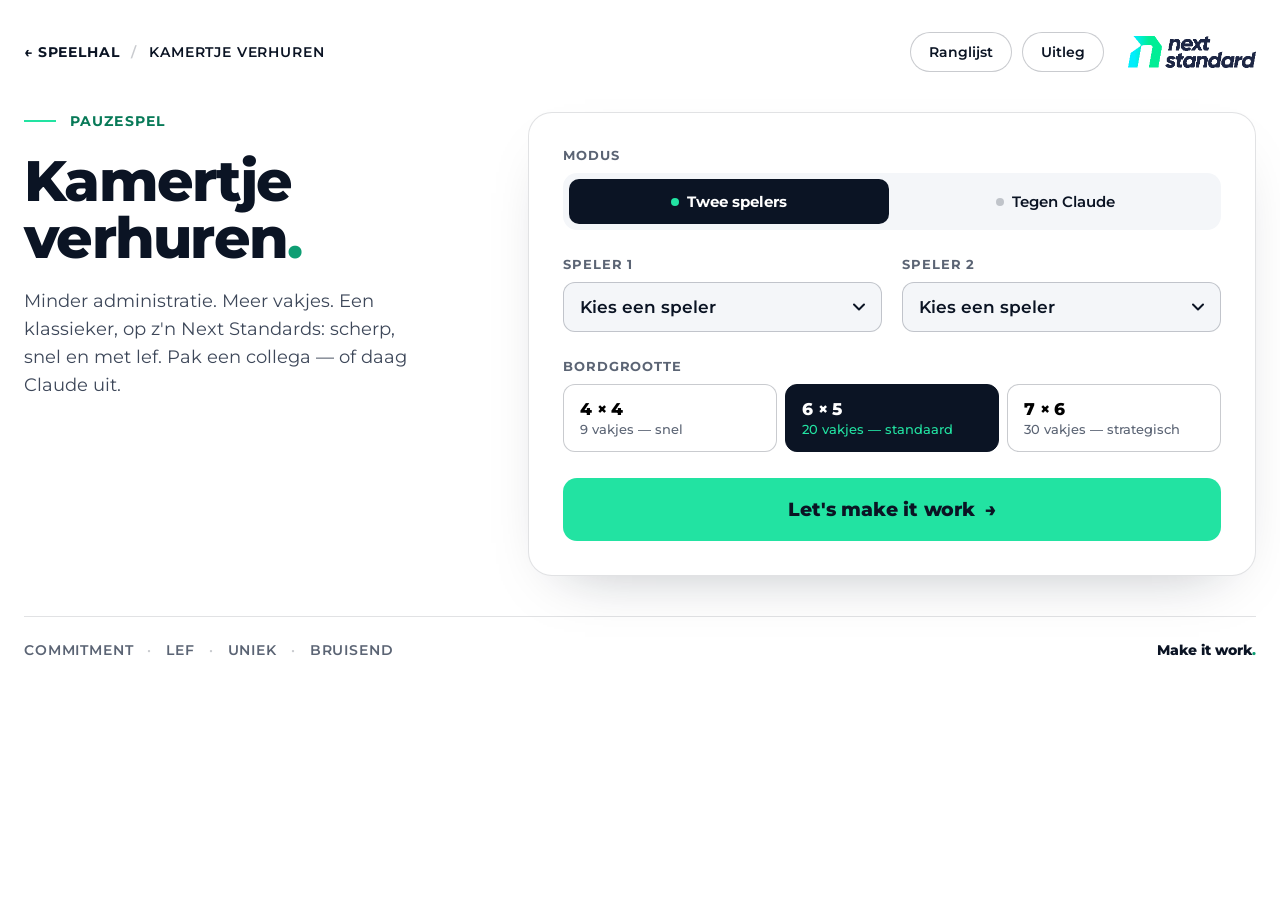
<file: kamertjeverhuren.html>
<!DOCTYPE html>
<html lang="nl">
<head>
<meta charset="UTF-8">
<meta name="viewport" content="width=device-width, initial-scale=1.0">
<title>Kamertje verhuren — Next Standard editie</title>
<link rel="preconnect" href="https://fonts.googleapis.com">
<link rel="preconnect" href="https://fonts.gstatic.com" crossorigin>
<link href="https://fonts.googleapis.com/css2?family=Montserrat:wght@400;500;600;700;800&display=swap" rel="stylesheet">
<link rel="stylesheet" href="speelhal.css?v=2026-10-19">
<style>
  .board-wrap.thinking {
    opacity: 0.85;
    pointer-events: none;
  }
  .board {
    display: block;
    max-width: 100%;
    height: auto;
    user-select: none;
    touch-action: manipulation;
  }
  .board .dot { fill: var(--ink); }
  .board .line { cursor: pointer; transition: opacity .15s; }
  .board .line-hit { fill: transparent; cursor: pointer; }
  .board .line-vis {
    fill: var(--line);
    pointer-events: none;
    transition: fill .2s;
  }
  .board .line-hit:hover + .line-vis { fill: var(--ink-faint); }
  .board .line-vis.drawn-p1 { fill: var(--p1-dark); }
  .board .line-vis.drawn-p2 { fill: var(--p2-dark); }
  .board .line.locked .line-hit { cursor: default; pointer-events: none; }
  .board .box-fill {
    transition: fill-opacity .35s ease;
    fill-opacity: 0;
  }
  .board .box-fill.p1 { fill: var(--p1); fill-opacity: 1; }
  .board .box-fill.p2 { fill: var(--p2); fill-opacity: 1; }
  .board .box-init {
    font-family: var(--font-display);
    font-weight: 800;
    text-anchor: middle;
    dominant-baseline: central;
    opacity: 0;
    transition: opacity .3s ease .1s;
    pointer-events: none;
  }
  .board .box-init.show { opacity: 1; }
  .board .box-init.p1 { fill: var(--blue-900); }
  .board .box-init.p2 { fill: var(--blue-900); }
  @keyframes ai-flash {
    0% { filter: brightness(1.6) drop-shadow(0 0 8px var(--brand-green)); }
    100% { filter: none; }
  }
  .board .line-vis.ai-flash {
    animation: ai-flash .8s ease-out;
  }
  @keyframes pop {
    0% { transform: scale(0.6); fill-opacity: 0; }
    60% { transform: scale(1.08); }
    100% { transform: scale(1); fill-opacity: 1; }
  }
  .board .box-fill.just-won {
    animation: pop .35s ease-out;
    transform-origin: center;
    transform-box: fill-box;
  }
  .board .dot { fill: var(--ink); }
  .board .line-vis { fill: rgba(11,20,36,0.10); }
  .board .line-hit:hover + .line-vis { fill: var(--muted); }
</style>
</head>
<body>

<div class="app">

  <header class="topbar">
    <nav class="crumbs" aria-label="Navigatie">
      <a class="back-link" href="index.html">← Speelhal</a>
      <span class="crumb-sep" aria-hidden="true">/</span>
      <span class="crumb-current">Kamertje verhuren</span>
    </nav>
    <div class="topbar-actions">
      <button class="btn-uitleg" id="btnStats">Ranglijst</button>
      <button class="btn-uitleg" id="btnUitleg">Uitleg</button>
      <span class="ns-logo" role="img" aria-label="Next Standard"></span>
    </div>
  </header>

  <!-- Uitleg modal -->
  <div class="modal-overlay" id="modalOverlay">
    <div class="modal">
      <div class="modal-header">
        <div class="modal-eyebrow">Spelregels</div>
        <h2 class="modal-title">Kamertje verhuren</h2>
        <button class="modal-close" id="modalClose" aria-label="Sluiten">✕</button>
      </div>
      <div class="modal-body">
        <div class="rule-block">
          <div class="rule-icon">🎯</div>
          <div>
            <div class="rule-title">Doel</div>
            <div class="rule-text">Verdien zoveel mogelijk vakjes. Degene met de meeste vakjes aan het einde wint.</div>
          </div>
        </div>
        <div class="rule-block">
          <div class="rule-icon">✏️</div>
          <div>
            <div class="rule-title">Een beurt</div>
            <div class="rule-text">Klik op een lijn tussen twee punten om hem te tekenen. Spelers wisselen om de beurt.</div>
          </div>
        </div>
        <div class="rule-block">
          <div class="rule-icon">🏠</div>
          <div>
            <div class="rule-title">Vakje veroveren</div>
            <div class="rule-text">Sluit je met jouw lijn een vakje af (alle 4 zijden getekend)? Dan is dat vakje van jou én mag je <strong>nog een extra beurt</strong> nemen.</div>
          </div>
        </div>
        <div class="rule-block">
          <div class="rule-icon">🤖</div>
          <div>
            <div class="rule-title">Tegen Claude spelen</div>
            <div class="rule-text">Kies "Tegen Claude" en een niveau. <strong>Makkelijk</strong> speelt op gevoel, <strong>Normaal</strong> pakt vakjes en speelt veilig, <strong>Moeilijk</strong> beheerst ook het eindspel met ketens. Elk niveau heeft een eigen plek in de ranglijst.</div>
          </div>
        </div>
        <div class="rule-block">
          <div class="rule-icon">📐</div>
          <div>
            <div class="rule-title">Bordgroottes</div>
            <div class="rule-text"><strong>4 × 4</strong> — 9 vakjes, snel potje.<br><strong>6 × 5</strong> — 20 vakjes, standaard.<br><strong>7 × 6</strong> — 30 vakjes, voor de strategen.</div>
          </div>
        </div>
      </div>
      <button class="modal-btn-start" id="modalBtnStart">Begrepen — spelen maar <span style="font-style:normal">→</span></button>
    </div>
  </div>

  <main class="view-main">
  <div class="setup-wrap">
    <div class="intro">
      <div class="eyebrow">Pauzespel</div>
      <h1 class="page-title">Kamertje verhuren<span class="dot">.</span></h1>
      <p class="lead">Minder administratie. Meer vakjes. Een klassieker, op z'n Next Standards: scherp, snel en met lef. Pak een collega — of daag Claude uit.</p>
      <div class="resume" id="resumeBox" hidden>
        <div>
          <div class="resume-title">Potje nog bezig</div>
          <div class="resume-text" id="resumeText"></div>
        </div>
        <div class="resume-actions">
          <button class="btn" id="btnResume">Verder spelen</button>
          <button class="btn btn-ghost" id="btnDiscard">Weggooien</button>
        </div>
      </div>
    </div>

    <div id="setup" class="setup">
      <div class="field">
        <label>Modus</label>
        <div class="mode-toggle" id="modeToggle">
          <button class="active" data-mode="duo"><span class="dot"></span>Twee spelers</button>
          <button data-mode="ai"><span class="dot"></span>Tegen Claude</button>
        </div>
      </div>

      <div class="player-row" id="playerRow">
        <div class="field">
          <label for="p1select">Speler 1</label>
          <select id="p1select"></select>
          <input id="p1name" class="player-new" type="text" maxlength="14" placeholder="Typ een naam" autocomplete="off" aria-label="Naam speler 1" hidden>
        </div>
        <div class="field" id="p2field">
          <label for="p2select">Speler 2</label>
          <select id="p2select"></select>
          <input id="p2name" class="player-new" type="text" maxlength="14" placeholder="Typ een naam" autocomplete="off" aria-label="Naam speler 2" hidden>
        </div>
        <div class="field" id="aiField" style="display:none;">
          <label>Tegenstander</label>
          <div class="ai-card">
            <div class="ai-mark">C</div>
            <div class="ai-info">
              <div class="ai-name">Claude</div>
              <div class="ai-meta" id="aiMeta">Pakt vakjes, speelt veilig, vermijdt lange ketens</div>
            </div>
          </div>
        </div>
      </div>

      <div class="setup-error" id="setupError" role="alert"></div>

      <div class="field" id="starterField" style="display:none;">
        <label>Wie begint?</label>
        <div class="mode-toggle" id="starterToggle">
          <button class="active" data-starter="1"><span class="dot"></span>Jij begint</button>
          <button data-starter="2"><span class="dot"></span>Claude begint</button>
        </div>
      </div>

      <div class="field" id="levelField" style="display:none;">
        <label>Niveau</label>
        <div class="mode-toggle level-toggle" id="levelToggle">
          <button data-level="makkelijk"><span class="dot"></span>Makkelijk</button>
          <button class="active" data-level="normaal"><span class="dot"></span>Normaal</button>
          <button data-level="moeilijk"><span class="dot"></span>Moeilijk</button>
        </div>
      </div>

      <div class="field">
        <label>Bordgrootte</label>
        <div class="size-picker" id="sizePicker">
          <button class="size-chip" data-w="4" data-h="4"><strong>4 × 4</strong><span>9 vakjes — snel</span></button>
          <button class="size-chip active" data-w="6" data-h="5"><strong>6 × 5</strong><span>20 vakjes — standaard</span></button>
          <button class="size-chip" data-w="7" data-h="6"><strong>7 × 6</strong><span>30 vakjes — strategisch</span></button>
        </div>
      </div>

      <button class="btn-start" id="btnStart">
        Let's make it work <span class="arrow">→</span>
      </button>
    </div>
  </div>

  <div id="game" class="game">
    <div class="game-side">
      <div class="scoreboard">
        <div class="player-card p1 turn" id="card1">
          <div class="player-label">Speler 1</div>
          <div class="player-name" id="name1">Stephan</div>
          <div class="player-score"><span class="num" id="score1">0</span><span class="of" id="of1">van 20</span></div>
        </div>
        <div class="turn-indicator" id="turnIndicator">
          <div class="label">Aan zet</div>
          <div class="who" id="turnName">Stephan</div>
          <div class="bonus" id="bonusText"></div>
        </div>
        <div class="player-card p2" id="card2">
          <div class="player-label" id="label2">Speler 2</div>
          <div class="player-name" id="name2">Coen</div>
          <div class="player-score"><span class="num" id="score2">0</span><span class="of" id="of2">van 20</span></div>
        </div>
      </div>

      <div class="winner" id="winner">
        <div class="winner-label">Game over</div>
        <div class="winner-name" id="winnerName">—</div>
        <div class="winner-score" id="winnerScore"></div>
        <div class="winner-record" id="winnerRecord"></div>
        <div class="winner-tag">Make it work.</div>
        <button class="winner-stats-btn" id="winnerStatsBtn">Bekijk de ranglijst</button>
      </div>

      <div class="controls">
        <div class="controls-left">
          <button class="btn" id="btnReset">Nieuwe ronde</button>
          <button class="btn btn-ghost" id="btnNew">Andere setup</button>
        </div>
        <div class="rules-hint">
          <span class="slash">/</span> Maak een vakje af → krijg 'm + nóg een beurt <span class="slash">/</span>
        </div>
      </div>
    </div>
    <div class="game-main">
      <div class="board-wrap" id="boardWrap">
        <svg id="board" class="board" xmlns="http://www.w3.org/2000/svg"></svg>
      </div>
    </div>
  </div>
  </main>

  <section class="stats-view" id="statsView" aria-labelledby="statsTitle">
    <div class="stats-head">
      <div class="stats-titles">
        <button type="button" class="back-link" id="statsClose">← Terug naar het spel</button>
        <div class="eyebrow">Wie is de baas · Kamertje verhuren</div>
        <h1 class="page-title" id="statsTitle">Ranglijst<span class="dot">.</span></h1>
      </div>
      <div class="mode-toggle stats-filter" id="statsFilter">
          <button class="active" data-filter="all"><span class="dot"></span>Alles</button>
          <button data-filter="duo"><span class="dot"></span>Onderling</button>
          <button data-filter="ai"><span class="dot"></span>Tegen Claude</button>
        </div>
    </div>
    <div class="stats-grid">
      <section class="stats-col ranks" aria-label="Ranglijst">
        <div class="stats-heading">Stand <small id="rankSummary"></small></div>
        <ol class="rank-list" id="rankList"></ol>
        <p class="stats-note">Gerangschikt op Elo-rating. Iedereen begint op 1000, en winnen van een sterkere tegenstander levert meer op. Na 3 potjes tel je volwaardig mee.</p>
      </section>
      <aside class="stats-col recent">
        <div class="stats-heading">Gespeelde potjes <small id="gamesSummary"></small></div>
        <ul class="game-list" id="gameList"></ul>
        <button class="btn btn-ghost stats-more" id="gamesMore" style="display:none;">Toon alle potjes</button>
        <div class="stats-actions">
          <div class="stats-source" id="statsSource"></div>
          <button class="btn" id="btnRefresh">Vernieuwen</button>
          <div class="stats-status" id="statsStatus" role="status"></div>
        </div>
      </aside>
    </div>
  </section>

  <footer class="footer">
    <div class="vals"><span>Commitment</span><span>Lef</span><span>Uniek</span><span>Bruisend</span></div>
    <div class="claim">Make it work</div>
  </footer>
</div>

<script src="speelhal.js?v=2026-10-19"></script>
<script>
(function () {
  const $ = (id) => document.getElementById(id);

  // ---------- uitleg modal ----------
  const overlay = $('modalOverlay');
  $('btnUitleg').addEventListener('click', () => overlay.classList.add('open'));
  $('modalClose').addEventListener('click', () => overlay.classList.remove('open'));
  $('modalBtnStart').addEventListener('click', () => overlay.classList.remove('open'));
  overlay.addEventListener('click', (e) => { if (e.target === overlay) overlay.classList.remove('open'); });
  document.addEventListener('keydown', (e) => { if (e.key === 'Escape') overlay.classList.remove('open'); });

  // ---------- game setup ----------
  let cfg = { w: 6, h: 5, p1: 'Speler 1', p2: 'Speler 2', mode: 'duo', starter: 1, level: 'normaal' };
  const LEVEL_META = {
    makkelijk: 'Pakt meestal vrije vakjes, verder op gevoel',
    normaal: 'Pakt vakjes, speelt veilig, vermijdt lange ketens',
    moeilijk: 'Telt ketens en speelt het eindspel als een kenner'
  };
  let state = null;
  let aiBusy = false;

  const modeToggle = $('modeToggle');
  modeToggle.addEventListener('click', (e) => {
    const btn = e.target.closest('button');
    if (!btn) return;
    modeToggle.querySelectorAll('button').forEach(b => b.classList.remove('active'));
    btn.classList.add('active');
    cfg.mode = btn.dataset.mode;
    if (cfg.mode === 'ai') {
      $('p2field').style.display = 'none';
      $('aiField').style.display = 'block';
      $('starterField').style.display = 'block';
      $('levelField').style.display = 'block';
    } else {
      $('p2field').style.display = 'block';
      $('aiField').style.display = 'none';
      $('starterField').style.display = 'none';
      $('levelField').style.display = 'none';
    }
    $('setupError').textContent = '';
  });

  function setLevel(level) {
    if (!LEVEL_META[level]) return;
    cfg.level = level;
    $('levelToggle').querySelectorAll('button').forEach(b => b.classList.toggle('active', b.dataset.level === level));
    $('aiMeta').textContent = LEVEL_META[level];
  }
  $('levelToggle').addEventListener('click', (e) => {
    const btn = e.target.closest('button');
    if (btn) setLevel(btn.dataset.level);
  });

  const starterToggle = $('starterToggle');
  starterToggle.addEventListener('click', (e) => {
    const btn = e.target.closest('button');
    if (!btn) return;
    starterToggle.querySelectorAll('button').forEach(b => b.classList.remove('active'));
    btn.classList.add('active');
    cfg.starter = parseInt(btn.dataset.starter, 10);
  });

  const sizePicker = $('sizePicker');
  sizePicker.addEventListener('click', (e) => {
    const chip = e.target.closest('.size-chip');
    if (!chip) return;
    sizePicker.querySelectorAll('.size-chip').forEach(c => c.classList.remove('active'));
    chip.classList.add('active');
    cfg.w = parseInt(chip.dataset.w, 10);
    cfg.h = parseInt(chip.dataset.h, 10);
  });

  $('btnStart').addEventListener('click', () => {
    const solo = cfg.mode === 'ai';
    const p1 = hall.picker.chosen(1);
    const p2 = solo ? 'Claude' : hall.picker.chosen(2);
    const err = hall.picker.validate(p1, p2, solo);
    if (err) { $('setupError').textContent = err; return; }
    $('setupError').textContent = '';
    cfg.p1 = p1;
    cfg.p2 = p2;
    hall.picker.adopt(solo ? [p1] : [p1, p2]);
    const prev = hall.last.get();
    hall.last.set({ p1, p2: solo ? prev.p2 : p2, level: solo ? cfg.level : (prev.level || 'normaal') });
    document.querySelector('.app').classList.add('playing');
    $('setup').style.display = 'none';
    $('game').classList.add('active');
    startGame();
  });

  $('btnReset').addEventListener('click', () => {
    if (aiBusy) return;
    startGame();
  });
  $('btnNew').addEventListener('click', () => {
    if (aiBusy) return;
    $('game').classList.remove('active');
    document.querySelector('.app').classList.remove('playing');
    $('setup').style.display = 'flex';
    $('winner').classList.remove('active');
    refreshResume();
  });

  function startGame(saved) {
    const W = cfg.w, H = cfg.h;
    const totalBoxes = (W - 1) * (H - 1);

    state = {
      W, H,
      hLines: Array.from({length: H}, () => Array(W - 1).fill(0)),
      vLines: Array.from({length: H - 1}, () => Array(W).fill(0)),
      boxes: Array.from({length: H - 1}, () => Array(W - 1).fill(0)),
      turn: cfg.mode === 'ai' ? cfg.starter : 1,
      score1: 0, score2: 0, totalBoxes, done: false,
      initials: initialsFor(cfg.p1, cfg.p2)
    };
    if (saved) {
      const sv = saved.state;
      Object.assign(state, {
        hLines: sv.hLines.map(r => r.slice()), vLines: sv.vLines.map(r => r.slice()),
        boxes: sv.boxes.map(r => r.slice()), turn: sv.turn, score1: sv.score1, score2: sv.score2
      });
    } else {
      clearProgress();
    }

    $('name1').textContent = cfg.p1;
    if (cfg.mode === 'ai') {
      $('label2').textContent = 'Tegenstander';
      $('name2').innerHTML = cfg.p2 + ' <span class="ai-badge">AI</span>';
    } else {
      $('label2').textContent = 'Speler 2';
      $('name2').textContent = cfg.p2;
    }
    $('score1').textContent = state.score1;
    $('score2').textContent = state.score2;
    $('of1').textContent = 'van ' + totalBoxes;
    $('of2').textContent = 'van ' + totalBoxes;
    $('bonusText').textContent = '';
    $('winner').classList.remove('active');
    hall.resetRecord();
    $('boardWrap').classList.remove('thinking');
    aiBusy = false;

    updateTurnUI();
    drawBoard();
    if (saved) paintSavedBoard();

    // Als Claude begint, laat 'm meteen een zet doen
    if (cfg.mode === 'ai' && state.turn === 2) {
      scheduleAiMove();
    }
  }

  function updateTurnUI() {
    const c1 = $('card1'), c2 = $('card2'), ti = $('turnIndicator');
    if (state.done) {
      c1.classList.remove('turn');
      c2.classList.remove('turn');
      return;
    }
    if (state.turn === 1) {
      c1.classList.add('turn'); c2.classList.remove('turn');
      ti.classList.remove('is-p2');
      $('turnName').textContent = cfg.p1;
    } else {
      c2.classList.add('turn'); c1.classList.remove('turn');
      ti.classList.add('is-p2');
      const isAi = cfg.mode === 'ai';
      if (isAi && aiBusy) {
        $('turnName').innerHTML = 'Claude denkt <span class="thinking"><span></span><span></span><span></span></span>';
      } else {
        $('turnName').textContent = cfg.p2;
      }
    }
  }

  function drawBoard() {
    const svg = $('board');
    const W = state.W, H = state.H;

    const maxBoardWidth = 720;
    const maxCell = 90;
    const minCell = 56;
    const cell = Math.max(minCell, Math.min(maxCell, Math.floor((maxBoardWidth - 40) / (W - 1))));
    state.cell = cell;
    const pad = 28;
    const vbW = pad * 2 + (W - 1) * cell;
    const vbH = pad * 2 + (H - 1) * cell;

    svg.setAttribute('viewBox', `0 0 ${vbW} ${vbH}`);
    svg.setAttribute('width', vbW);
    svg.setAttribute('style', `width: 100%; max-width: ${vbW}px;`);
    svg.innerHTML = '';

    const xOf = (c) => pad + c * cell;
    const yOf = (r) => pad + r * cell;

    for (let r = 0; r < H - 1; r++) {
      for (let c = 0; c < W - 1; c++) {
        const rect = document.createElementNS('http://www.w3.org/2000/svg', 'rect');
        rect.setAttribute('x', xOf(c));
        rect.setAttribute('y', yOf(r));
        rect.setAttribute('width', cell);
        rect.setAttribute('height', cell);
        rect.setAttribute('class', 'box-fill');
        rect.setAttribute('id', `box-${r}-${c}`);
        rect.setAttribute('rx', 2);
        svg.appendChild(rect);

        const txt = document.createElementNS('http://www.w3.org/2000/svg', 'text');
        txt.setAttribute('x', xOf(c) + cell / 2);
        txt.setAttribute('y', yOf(r) + cell / 2 + 1);
        txt.setAttribute('font-size', Math.round(cell * 0.42));
        txt.setAttribute('class', 'box-init');
        txt.setAttribute('id', `init-${r}-${c}`);
        svg.appendChild(txt);
      }
    }

    const lineThick = Math.max(4, Math.round(cell * 0.08));
    const hit = Math.max(20, Math.round(cell * 0.32));

    for (let r = 0; r < H; r++) {
      for (let c = 0; c < W - 1; c++) {
        const g = document.createElementNS('http://www.w3.org/2000/svg', 'g');
        g.setAttribute('class', 'line');
        g.setAttribute('data-type', 'h');
        g.setAttribute('data-r', r);
        g.setAttribute('data-c', c);
        const x = xOf(c), y = yOf(r);
        const hb = document.createElementNS('http://www.w3.org/2000/svg', 'rect');
        hb.setAttribute('x', x);
        hb.setAttribute('y', y - hit / 2);
        hb.setAttribute('width', cell);
        hb.setAttribute('height', hit);
        hb.setAttribute('class', 'line-hit');
        g.appendChild(hb);
        const vis = document.createElementNS('http://www.w3.org/2000/svg', 'rect');
        vis.setAttribute('x', x);
        vis.setAttribute('y', y - lineThick / 2);
        vis.setAttribute('width', cell);
        vis.setAttribute('height', lineThick);
        vis.setAttribute('class', 'line-vis');
        vis.setAttribute('rx', lineThick / 2);
        vis.setAttribute('id', `h-${r}-${c}`);
        g.appendChild(vis);
        svg.appendChild(g);
      }
    }

    for (let r = 0; r < H - 1; r++) {
      for (let c = 0; c < W; c++) {
        const g = document.createElementNS('http://www.w3.org/2000/svg', 'g');
        g.setAttribute('class', 'line');
        g.setAttribute('data-type', 'v');
        g.setAttribute('data-r', r);
        g.setAttribute('data-c', c);
        const x = xOf(c), y = yOf(r);
        const hb = document.createElementNS('http://www.w3.org/2000/svg', 'rect');
        hb.setAttribute('x', x - hit / 2);
        hb.setAttribute('y', y);
        hb.setAttribute('width', hit);
        hb.setAttribute('height', cell);
        hb.setAttribute('class', 'line-hit');
        g.appendChild(hb);
        const vis = document.createElementNS('http://www.w3.org/2000/svg', 'rect');
        vis.setAttribute('x', x - lineThick / 2);
        vis.setAttribute('y', y);
        vis.setAttribute('width', lineThick);
        vis.setAttribute('height', cell);
        vis.setAttribute('class', 'line-vis');
        vis.setAttribute('rx', lineThick / 2);
        vis.setAttribute('id', `v-${r}-${c}`);
        g.appendChild(vis);
        svg.appendChild(g);
      }
    }

    const dotR = Math.max(4, Math.round(cell * 0.085));
    for (let r = 0; r < H; r++) {
      for (let c = 0; c < W; c++) {
        const d = document.createElementNS('http://www.w3.org/2000/svg', 'circle');
        d.setAttribute('cx', xOf(c));
        d.setAttribute('cy', yOf(r));
        d.setAttribute('r', dotR);
        d.setAttribute('class', 'dot');
        svg.appendChild(d);
      }
    }
  }

  // Eenmalig koppelen; drawBoard bouwt alleen de inhoud opnieuw op.
  $('board').addEventListener('click', onLineClick);

  function onLineClick(e) {
    if (state.done || aiBusy) return;
    if (cfg.mode === 'ai' && state.turn !== 1) return;
    const g = e.target.closest('g.line');
    if (!g || g.classList.contains('locked')) return;
    const type = g.dataset.type;
    const r = parseInt(g.dataset.r, 10);
    const c = parseInt(g.dataset.c, 10);
    playMove(type, r, c, false);
  }

  function playMove(type, r, c, isAi) {
    const player = state.turn;
    if (type === 'h') {
      if (state.hLines[r][c]) return;
      state.hLines[r][c] = player;
      const vis = $(`h-${r}-${c}`);
      vis.classList.add(player === 1 ? 'drawn-p1' : 'drawn-p2');
      if (isAi) vis.classList.add('ai-flash');
    } else {
      if (state.vLines[r][c]) return;
      state.vLines[r][c] = player;
      const vis = $(`v-${r}-${c}`);
      vis.classList.add(player === 1 ? 'drawn-p1' : 'drawn-p2');
      if (isAi) vis.classList.add('ai-flash');
    }
    const g = document.querySelector(`g.line[data-type="${type}"][data-r="${r}"][data-c="${c}"]`);
    if (g) g.classList.add('locked');

    let claimed = 0;
    const toCheck = [];
    if (type === 'h') {
      if (r - 1 >= 0) toCheck.push([r - 1, c]);
      if (r < state.H - 1) toCheck.push([r, c]);
    } else {
      if (c - 1 >= 0) toCheck.push([r, c - 1]);
      if (c < state.W - 1) toCheck.push([r, c]);
    }
    for (const [br, bc] of toCheck) {
      if (state.boxes[br][bc]) continue;
      if (boxComplete(br, bc)) {
        state.boxes[br][bc] = player;
        claimBox(br, bc, player);
        claimed++;
      }
    }

    if (claimed > 0) {
      if (player === 1) state.score1 += claimed; else state.score2 += claimed;
      $('score1').textContent = state.score1;
      $('score2').textContent = state.score2;
      $('bonusText').textContent = claimed === 1 ? '+1 vakje — nog een beurt!' : `+${claimed} vakjes — nog een beurt!`;
    } else {
      $('bonusText').textContent = '';
      state.turn = state.turn === 1 ? 2 : 1;
    }

    if (state.score1 + state.score2 >= state.totalBoxes) {
      finishGame();
      return;
    }

    saveProgress();
    updateTurnUI();

    if (cfg.mode === 'ai' && state.turn === 2 && !state.done) {
      scheduleAiMove();
    }
  }

  function boxComplete(br, bc) {
    return state.hLines[br][bc] &&
           state.hLines[br + 1][bc] &&
           state.vLines[br][bc] &&
           state.vLines[br][bc + 1];
  }

  function claimBox(br, bc, player) {
    const box = $(`box-${br}-${bc}`);
    const init = $(`init-${br}-${bc}`);
    box.classList.add(player === 1 ? 'p1' : 'p2', 'just-won');
    const label = state.initials[player - 1];
    init.textContent = label;
    if (label.length > 1) init.setAttribute('font-size', Math.round(state.cell * 0.32));
    init.classList.add(player === 1 ? 'p1' : 'p2', 'show');
  }

  function finishGame() {
    state.done = true;
    clearProgress();
    aiBusy = false;
    $('boardWrap').classList.remove('thinking');
    updateTurnUI();
    const name = $('winnerName');
    const sc = $('winnerScore');

    if (state.score1 > state.score2) {
      name.textContent = cfg.p1;
      name.classList.remove('tie');
      name.style.color = '';
      sc.textContent = `${state.score1} – ${state.score2} vakjes`;
    } else if (state.score2 > state.score1) {
      name.textContent = cfg.p2;
      name.classList.remove('tie');
      name.style.color = '';
      sc.textContent = `${state.score2} – ${state.score1} vakjes`;
    } else {
      name.textContent = 'Gelijkspel';
      name.classList.add('tie');
      name.style.color = '';
      sc.textContent = `Beide spelers ${state.score1} vakjes — nog een ronde?`;
    }
    $('winner').classList.add('active');
    $('bonusText').textContent = '';
    recordGame();
  }

  // ---------- lopend potje bewaren ----------
  const PROGRESS_KEY = 'ns-kamertje-verhuren:progress:v1';
  const PROGRESS_MAX_AGE = 12 * 60 * 60 * 1000;

  function saveProgress() {
    if (!state || state.done) return;
    try {
      localStorage.setItem(PROGRESS_KEY, JSON.stringify({
        t: Date.now(),
        cfg: { w: cfg.w, h: cfg.h, p1: cfg.p1, p2: cfg.p2, mode: cfg.mode, starter: cfg.starter, level: cfg.level },
        state: { hLines: state.hLines, vLines: state.vLines, boxes: state.boxes, turn: state.turn, score1: state.score1, score2: state.score2 }
      }));
    } catch (e) { /* opslag niet beschikbaar: dan maar zonder hervatten */ }
  }

  function clearProgress() {
    try { localStorage.removeItem(PROGRESS_KEY); } catch (e) { /* niets te doen */ }
  }

  function loadProgress() {
    try {
      const p = JSON.parse(localStorage.getItem(PROGRESS_KEY));
      if (!p || !p.cfg || !p.state || Date.now() - p.t > PROGRESS_MAX_AGE) return null;
      const { w, h } = p.cfg, sv = p.state;
      const ok = [[4, 4], [6, 5], [7, 6]].some(([a, b]) => a === w && b === h) &&
        Array.isArray(sv.hLines) && sv.hLines.length === h && sv.hLines.every(r => r.length === w - 1) &&
        Array.isArray(sv.vLines) && sv.vLines.length === h - 1 && sv.vLines.every(r => r.length === w) &&
        Array.isArray(sv.boxes) && sv.boxes.length === h - 1 && sv.boxes.every(r => r.length === w - 1) &&
        (sv.turn === 1 || sv.turn === 2) && sv.score1 + sv.score2 < (w - 1) * (h - 1);
      return ok ? p : null;
    } catch (e) {
      return null;
    }
  }

  function paintSavedBoard() {
    const paint = (kind, grid) => grid.forEach((row, r) => row.forEach((owner, c) => {
      if (!owner) return;
      $(`${kind}-${r}-${c}`).classList.add(owner === 1 ? 'drawn-p1' : 'drawn-p2');
      const g = document.querySelector(`g.line[data-type="${kind}"][data-r="${r}"][data-c="${c}"]`);
      if (g) g.classList.add('locked');
    }));
    paint('h', state.hLines);
    paint('v', state.vLines);
    state.boxes.forEach((row, r) => row.forEach((owner, c) => { if (owner) claimBox(r, c, owner); }));
  }

  function refreshResume() {
    const p = loadProgress();
    $('resumeBox').hidden = !p;
    if (!p) return;
    const c = p.cfg, sv = p.state;
    const p2 = c.mode === 'ai' ? `Claude (${c.level || 'normaal'})` : c.p2;
    $('resumeText').textContent = `${c.p1} ${sv.score1} – ${sv.score2} ${p2}, ${c.w} × ${c.h}`;
  }

  $('btnResume').addEventListener('click', () => {
    const p = loadProgress();
    if (!p) { refreshResume(); return; }
    Object.assign(cfg, p.cfg);
    if (!cfg.level) cfg.level = 'normaal';
    document.querySelector('.app').classList.add('playing');
    $('setup').style.display = 'none';
    $('game').classList.add('active');
    startGame(p);
  });
  $('btnDiscard').addEventListener('click', () => { clearProgress(); refreshResume(); });

  // Beginletters in de vakjes; bij gelijke letters een extra letter die het verschil maakt.
  function initialsFor(a, b) {
    const x = String(a).trim(), y = String(b).trim();
    const up = (t) => t.charAt(0).toUpperCase();
    if (!x || !y || up(x) !== up(y)) return [up(x), up(y)];
    const lx = x.toLowerCase(), ly = y.toLowerCase();
    let i = 1;
    while (i < lx.length && i < ly.length && lx[i] === ly[i]) i++;
    const pick = (t, lt) => up(t) + (lt[i] || '');
    const res = [pick(x, lx), pick(y, ly)];
    return res[0] === res[1] ? [up(x) + '1', up(y) + '2'] : res;
  }

  function scheduleAiMove() {
    aiBusy = true;
    $('boardWrap').classList.add('thinking');
    updateTurnUI();
    const delay = 650 + Math.floor(Math.random() * 500);
    setTimeout(() => { aiTurn(); }, delay);
  }

  function aiTurn() {
    if (state.done) { aiBusy = false; return; }
    const move = aiPickMove();
    aiBusy = false;
    $('boardWrap').classList.remove('thinking');
    if (!move) return;
    playMove(move.type, move.r, move.c, true);
  }

  function collectOpenLines() {
    const lines = [];
    for (let r = 0; r < state.H; r++) {
      for (let c = 0; c < state.W - 1; c++) {
        if (!state.hLines[r][c]) lines.push({ type: 'h', r, c });
      }
    }
    for (let r = 0; r < state.H - 1; r++) {
      for (let c = 0; c < state.W; c++) {
        if (!state.vLines[r][c]) lines.push({ type: 'v', r, c });
      }
    }
    return lines;
  }

  function sidesOf(br, bc) {
    let n = 0;
    if (state.hLines[br][bc]) n++;
    if (state.hLines[br + 1][bc]) n++;
    if (state.vLines[br][bc]) n++;
    if (state.vLines[br][bc + 1]) n++;
    return n;
  }

  function adjacentBoxes(move) {
    const { type, r, c } = move;
    const a = [];
    if (type === 'h') {
      if (r - 1 >= 0) a.push([r - 1, c]);
      if (r < state.H - 1) a.push([r, c]);
    } else {
      if (c - 1 >= 0) a.push([r, c - 1]);
      if (c < state.W - 1) a.push([r, c]);
    }
    return a;
  }

  function aiNormal() {
    const all = collectOpenLines();
    if (all.length === 0) return null;

    const scored = all.map(m => {
      const adj = adjacentBoxes(m);
      let completes = 0;
      let putsToThree = 0;
      for (const [br, bc] of adj) {
        const s = sidesOf(br, bc);
        if (s === 3) completes++;
        else if (s === 2) putsToThree++;
      }
      return { ...m, completes, putsToThree };
    });

    const winners = scored.filter(m => m.completes > 0);
    if (winners.length > 0) {
      winners.sort((a, b) => b.completes - a.completes);
      const best = winners[0].completes;
      const top = winners.filter(m => m.completes === best);
      return pickRandom(top);
    }

    const safe = scored.filter(m => m.putsToThree === 0);
    if (safe.length > 0) {
      return pickRandom(safe);
    }

    let bestMove = null;
    let bestChainCost = Infinity;
    for (const m of scored) {
      const cost = simulateChainCost(m);
      if (cost < bestChainCost) {
        bestChainCost = cost;
        bestMove = m;
      }
    }
    return bestMove || pickRandom(scored);
  }

  function simulateChainCost(move) {
    const h = state.hLines.map(row => row.slice());
    const v = state.vLines.map(row => row.slice());

    function s(br, bc) {
      let n = 0;
      if (h[br][bc]) n++;
      if (h[br + 1][bc]) n++;
      if (v[br][bc]) n++;
      if (v[br][bc + 1]) n++;
      return n;
    }

    if (move.type === 'h') h[move.r][move.c] = 1;
    else v[move.r][move.c] = 1;

    let captured = 0;
    let progress = true;
    let guard = 0;
    while (progress && guard < 200) {
      progress = false;
      guard++;
      for (let br = 0; br < state.H - 1 && !progress; br++) {
        for (let bc = 0; bc < state.W - 1; bc++) {
          if (s(br, bc) === 3) {
            if (!h[br][bc]) h[br][bc] = 1;
            else if (!h[br + 1][bc]) h[br + 1][bc] = 1;
            else if (!v[br][bc]) v[br][bc] = 1;
            else if (!v[br][bc + 1]) v[br][bc + 1] = 1;
            captured++;
            progress = true;
            break;
          }
        }
      }
    }
    return captured;
  }

  // ---------- Claude: niveaus ----------
  function aiPickMove() {
    if (cfg.level === 'makkelijk') return aiEasy();
    if (cfg.level === 'moeilijk') return aiHard() || aiNormal();
    return aiNormal();
  }

  // Makkelijk: pakt meestal vrije vakjes, verder grotendeels op gevoel.
  function aiEasy() {
    const all = collectOpenLines();
    if (!all.length) return null;
    const caps = all.filter(m => adjacentBoxes(m).some(([r, c]) => sidesOf(r, c) === 3));
    if (caps.length && Math.random() < 0.85) return pickRandom(caps);
    const safe = all.filter(m => adjacentBoxes(m).every(([r, c]) => sidesOf(r, c) !== 2));
    if (safe.length && Math.random() < 0.6) return pickRandom(safe);
    return pickRandom(all);
  }

  // Moeilijk: speelt het eindspel met ketens en lussen exact door.
  // Geeft null terug als de stelling niet in ketens en lussen valt te splitsen;
  // dan speelt Normaal de zet.
  function aiHard() {
    const m = hmModel();
    const caps = [];
    for (let r = 0; r < hmRows(); r++) {
      for (let c = 0; c < hmCols(); c++) if (hmSides(m, r, c) === 3) caps.push([r, c]);
    }

    if (caps.length) {
      const all = hmClone(m);
      hmTakeAll(all);
      // Na het pakken nog een veilige zet over? Dan is alles pakken gewoon goed.
      if (hmHasSafeMove(all)) return hmOpenSides(m, caps[0][0], caps[0][1])[0];

      const walks = caps.map(b => hmWalk(m, b));
      const plain = walks.find(w => !w.decision);
      if (plain) return plain.take;

      // Alleen nog staarten over waar een keuze zit. Meerdere? Eerst de andere leegmaken.
      const keys = new Set(walks.map(w => w.key));
      if (keys.size > 1) return walks[0].take;

      const t = walks[0];
      const after = hmClone(m);
      t.boxes.forEach(([r, c]) => hmOpenSides(after, r, c).forEach(s => hmDraw(after, s)));
      const comps = hmDecompose(after);
      if (!comps) return t.take;
      const rest = egValue(egKey(comps));
      const k = t.boxes.length;
      // Alles pakken: k + rest. Laten liggen: tegenstander krijgt k en moet zelf openen.
      return (-k - rest > k + rest) ? t.decline : t.take;
    }

    if (hmHasSafeMove(m)) return null;

    const comps = hmDecompose(m);
    if (!comps || !comps.length) return null;
    let best = null, bestVal = -Infinity;
    comps.forEach((comp, i) => {
      const rest = egValue(egKey(comps.filter((_, j) => j !== i)));
      const n = comp.n;
      const val = comp.loop ? -Math.max(n + rest, n - 8 - rest)
        : n <= 2 ? -(n + rest)
        : -Math.max(n + rest, n - 4 - rest);
      if (val > bestVal || (val === bestVal && n < best.n)) { bestVal = val; best = comp; }
    });
    return hmOpeningLine(m, best);
  }

  const hmRows = () => state.H - 1;
  const hmCols = () => state.W - 1;
  const hmModel = () => ({
    h: state.hLines.map(row => row.map(x => x ? 1 : 0)),
    v: state.vLines.map(row => row.map(x => x ? 1 : 0))
  });
  const hmClone = (m) => ({ h: m.h.map(r => r.slice()), v: m.v.map(r => r.slice()) });
  const hmSame = (a, b) => a.type === b.type && a.r === b.r && a.c === b.c;
  const hmDraw = (m, l) => { if (l.type === 'h') m.h[l.r][l.c] = 1; else m.v[l.r][l.c] = 1; };
  const hmSides = (m, r, c) => m.h[r][c] + m.h[r + 1][c] + m.v[r][c] + m.v[r][c + 1];

  // Open zijden van een vakje, met het buurvakje aan de andere kant (null = rand).
  function hmOpenSides(m, r, c) {
    const out = [];
    if (!m.h[r][c])     out.push({ type: 'h', r, c,        nb: r > 0 ? [r - 1, c] : null });
    if (!m.h[r + 1][c]) out.push({ type: 'h', r: r + 1, c, nb: r + 1 < hmRows() ? [r + 1, c] : null });
    if (!m.v[r][c])     out.push({ type: 'v', r, c,        nb: c > 0 ? [r, c - 1] : null });
    if (!m.v[r][c + 1]) out.push({ type: 'v', r, c: c + 1, nb: c + 1 < hmCols() ? [r, c + 1] : null });
    return out;
  }

  function hmLineBoxes(l) {
    const a = [];
    if (l.type === 'h') { if (l.r > 0) a.push([l.r - 1, l.c]); if (l.r < hmRows()) a.push([l.r, l.c]); }
    else { if (l.c > 0) a.push([l.r, l.c - 1]); if (l.c < hmCols()) a.push([l.r, l.c]); }
    return a;
  }

  function hmHasSafeMove(m) {
    for (let r = 0; r <= hmRows(); r++) {
      for (let c = 0; c < hmCols(); c++) {
        if (!m.h[r][c] && hmLineBoxes({ type: 'h', r, c }).every(([br, bc]) => hmSides(m, br, bc) <= 1)) return true;
      }
    }
    for (let r = 0; r < hmRows(); r++) {
      for (let c = 0; c <= hmCols(); c++) {
        if (!m.v[r][c] && hmLineBoxes({ type: 'v', r, c }).every(([br, bc]) => hmSides(m, br, bc) <= 1)) return true;
      }
    }
    return false;
  }

  function hmTakeAll(m) {
    let found = true;
    while (found) {
      found = false;
      for (let r = 0; r < hmRows(); r++) {
        for (let c = 0; c < hmCols(); c++) {
          if (hmSides(m, r, c) === 3) { hmDraw(m, hmOpenSides(m, r, c)[0]); found = true; }
        }
      }
    }
  }

  // Volg de keten vanaf een pakbaar vakje. Een keuze is er bij een staart van 2 vakjes
  // (open eind) of een lusrest van 4 vakjes (twee pakbare uiteinden).
  function hmWalk(m, start) {
    const take = hmOpenSides(m, start[0], start[1])[0];
    const boxes = [start], path = [take];
    let side = take, bothEnded = false;
    while (side.nb && boxes.length < 64) {
      const [r, c] = side.nb;
      const s = hmSides(m, r, c);
      if (s === 3) { boxes.push([r, c]); bothEnded = true; break; }
      if (s !== 2) break;
      boxes.push([r, c]);
      side = hmOpenSides(m, r, c).find(o => !hmSame(o, side));
      path.push(side);
    }
    const key = boxes.map(b => b.join('.')).sort().join('|');
    if (!bothEnded && boxes.length === 2) return { decision: true, take, decline: path[1], boxes, key };
    if (bothEnded && boxes.length === 4) return { decision: true, take, decline: path[1], boxes, key };
    return { decision: false, take, boxes, key };
  }

  // Splits de stelling in ketens en lussen; null als dat niet zuiver kan.
  function hmDecompose(m) {
    const seen = new Set(), comps = [];
    for (let r = 0; r < hmRows(); r++) {
      for (let c = 0; c < hmCols(); c++) {
        const s = hmSides(m, r, c);
        if (s === 4) continue;
        if (s !== 2) return null;
      }
    }
    for (let r = 0; r < hmRows(); r++) {
      for (let c = 0; c < hmCols(); c++) {
        if (hmSides(m, r, c) === 4 || seen.has(r + ',' + c)) continue;
        const boxes = [], stack = [[r, c]];
        let ground = 0;
        seen.add(r + ',' + c);
        while (stack.length) {
          const [br, bc] = stack.pop();
          boxes.push([br, bc]);
          for (const o of hmOpenSides(m, br, bc)) {
            if (!o.nb) { ground++; continue; }
            const k = o.nb.join(',');
            if (!seen.has(k)) { seen.add(k); stack.push(o.nb); }
          }
        }
        comps.push({ loop: ground === 0, n: boxes.length, boxes });
      }
    }
    return comps;
  }

  const egKey = (comps) => comps.map(c => (c.loop ? 'L' : 'C') + c.n).sort().join(',');
  const egMemo = new Map();
  // Beste netto score voor wie een component moet openen (beide spelers perfect).
  function egValue(key) {
    if (!key) return 0;
    if (egMemo.has(key)) return egMemo.get(key);
    const parts = key.split(',');
    let best = -Infinity;
    parts.forEach((p, i) => {
      if (i > 0 && p === parts[i - 1]) return;
      const rest = egValue(parts.filter((_, j) => j !== i).join(','));
      const n = parseInt(p.slice(1), 10);
      const val = p[0] === 'L' ? -Math.max(n + rest, n - 8 - rest)
        : n <= 2 ? -(n + rest)
        : -Math.max(n + rest, n - 4 - rest);
      if (val > best) best = val;
    });
    egMemo.set(key, best);
    return best;
  }

  function hmOpeningLine(m, comp) {
    const [b0, b1] = comp.boxes;
    if (!comp.loop && comp.n === 2) {
      // In het midden openen, dan kan de tegenstander niet weigeren.
      const mid = hmOpenSides(m, b0[0], b0[1]).find(o => o.nb && o.nb[0] === b1[0] && o.nb[1] === b1[1]);
      if (mid) return mid;
      const alt = hmOpenSides(m, b1[0], b1[1]).find(o => o.nb && o.nb[0] === b0[0] && o.nb[1] === b0[1]);
      if (alt) return alt;
    }
    if (!comp.loop) {
      for (const [r, c] of comp.boxes) {
        const g = hmOpenSides(m, r, c).find(o => !o.nb);
        if (g) return g;
      }
    }
    return hmOpenSides(m, b0[0], b0[1])[0];
  }

  function pickRandom(arr) {
    return arr[Math.floor(Math.random() * arr.length)];
  }

  // ---------- centrale ranglijst (gedeelde code in speelhal.js) ----------
  // Naam in de statistieken. Claude telt per niveau als aparte tegenstander;
  // potjes van voor de niveaus waren op Normaal.
  const labelOf = (e, side) => side === 1 ? e.p1
    : e.mode === 'ai' ? `Claude (${e.level || 'normaal'})` : e.p2;

  const hall = Speelhal.create({
    prefix: 'ns-kamertje-verhuren', version: 'v2', resultName: 'games',
    table: 'games',
    toRow: (e) => {
      const row = {
        id: e.id, played_at: new Date(e.t).toISOString(), mode: e.mode, board_w: e.w, board_h: e.h,
        p1: e.p1, p2: e.p2, s1: e.s1, s2: e.s2
      };
      if (e.mode === 'ai') row.ai_level = e.level || 'normaal';
      return row;
    },
    fromRow: (r) => ({
      id: r.id, t: Date.parse(r.played_at), mode: r.mode, w: r.board_w, h: r.board_h,
      p1: r.p1, p2: r.p2, s1: r.s1, s2: r.s2, level: r.ai_level || null
    }),
    units: { one: 'potje', many: 'potjes', this: 'Dit potje' },
    labelOf,
    filters: {
      all: () => true,
      duo: (e) => (e.mode || 'duo') === 'duo',
      ai: (e) => e.mode === 'ai'
    },
    emptyText: (f) => f === 'ai'
      ? 'Nog niemand heeft Claude uitgedaagd. Kies "Tegen Claude" in de setup en rond een potje af.'
      : f === 'duo'
        ? 'Nog geen potjes tussen collega\'s. Rond een potje af en het verschijnt hier.'
        : 'Nog geen potjes gespeeld. Rond een potje af en het verschijnt hier.',
    itemMeta: (e) => {
      const size = (e.w && e.h) ? `${e.w} × ${e.h}` : '';
      const mode = e.mode === 'ai' ? `tegen Claude (${Speelhal.esc(e.level || 'normaal')})` : 'onderling';
      return `${size} ${mode}` + (e.s1 === e.s2 ? ', gelijkspel' : '');
    },
    reserved: { names: ['claude'], message: 'Claude is de AI-tegenstander. Kies een andere naam, of speel "Tegen Claude".' }
  });

  function recordGame() {
    hall.record({
      id: hall.uuid(), t: Date.now(), mode: cfg.mode, w: state.W, h: state.H,
      p1: cfg.p1, p2: cfg.p2, s1: state.score1, s2: state.score2,
      level: cfg.mode === 'ai' ? cfg.level : null
    });
  }

  // ---------- start ----------
  (function init() {
    const lastChoice = hall.last.get();
    hall.init(lastChoice);
    setLevel(lastChoice.level || 'normaal');
    refreshResume();
  })();
})();
</script>

</body>
</html>
</file>
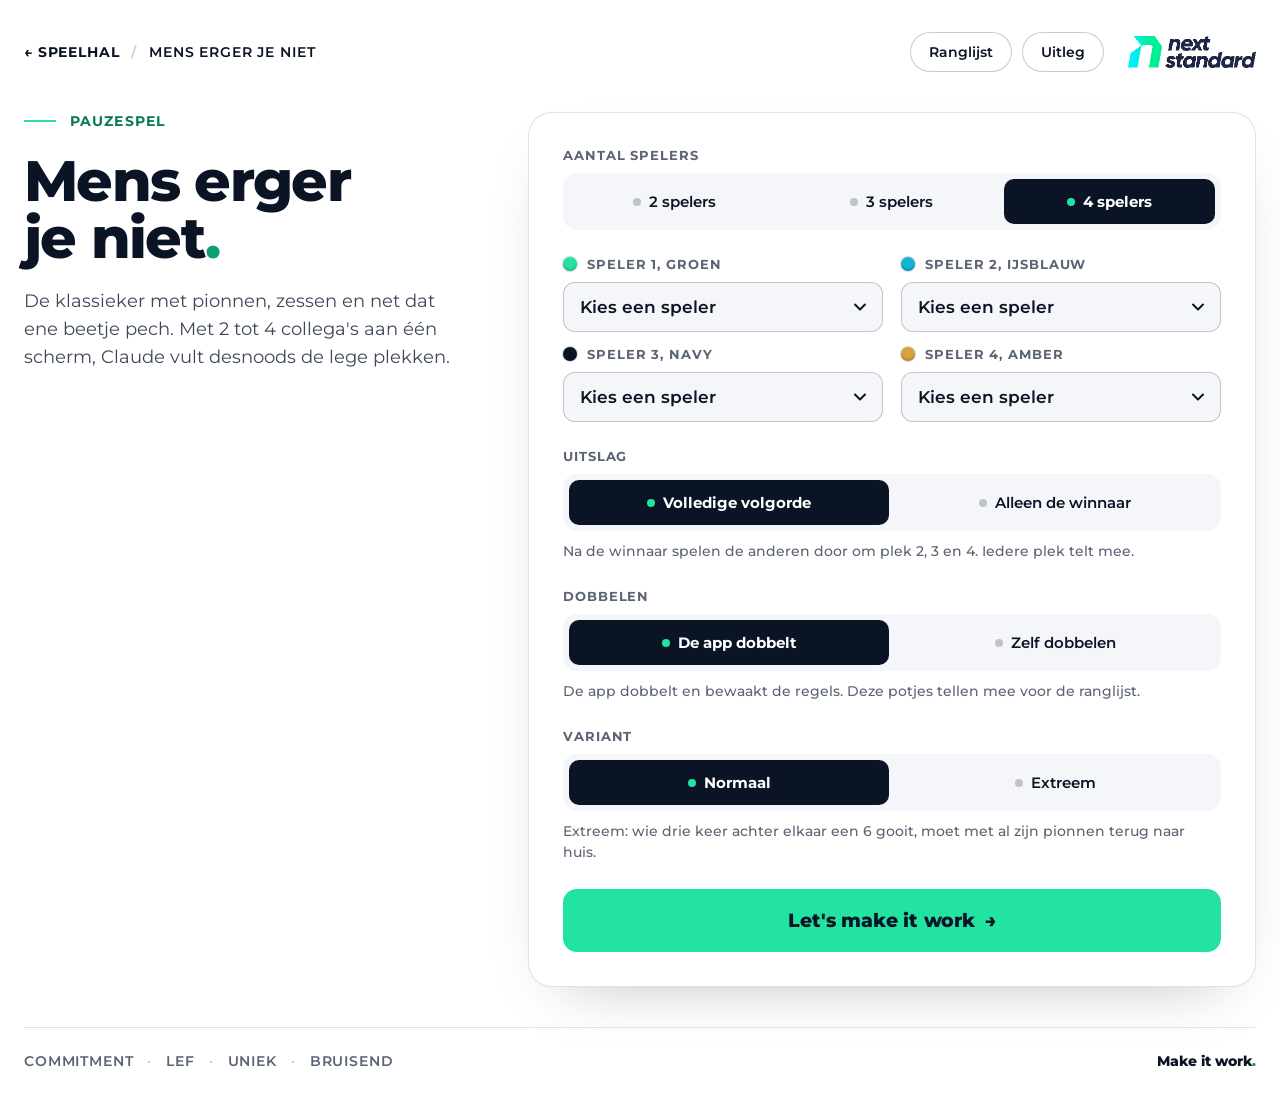
<file: mensergerjeniet.html>
<!DOCTYPE html>
<html lang="nl">
<head>
<meta charset="UTF-8">
<meta name="viewport" content="width=device-width, initial-scale=1.0">
<title>Mens erger je niet — Next Standard editie</title>
<link rel="preconnect" href="https://fonts.googleapis.com">
<link rel="preconnect" href="https://fonts.gstatic.com" crossorigin>
<link href="https://fonts.googleapis.com/css2?family=Montserrat:wght@400;500;600;700;800&display=swap" rel="stylesheet">
<link rel="stylesheet" href="speelhal.css?v=2026-10-19">
<style>
  .count-toggle { grid-template-columns: repeat(3, 1fr); }
  .seat-grid { display: grid; grid-template-columns: 1fr 1fr; gap: 14px 18px; }
  .seat-grid .field[hidden] { display: none; }
  .seat-dot { display: inline-block; width: 14px; height: 14px; border-radius: 50%; flex: none; box-shadow: inset 0 -2px 2px rgba(0,0,0,.18); }
  .seats-bar { display: grid; gap: 10px; grid-template-columns: repeat(var(--n, 4), 1fr); }
  .seat-card {
    background: var(--bg-card);
    border: 1px solid var(--line);
    border-left: 4px solid var(--seat);
    border-radius: var(--radius);
    padding: 12px 14px;
    transition: transform .2s, box-shadow .2s;
    min-width: 0;
  }
  .seat-card.turn { background: var(--ink); color: #fff; border-color: var(--ink); border-left-color: var(--seat); box-shadow: 0 0 0 2px var(--seat); }
  .seat-card.turn .seat-meta { color: var(--muted-on-dark); }
  .seat-card.turn .seat-pips i { background: rgba(255,255,255,.22); }
  .seat-card.turn .seat-pips i.in { background: #fff; }
  .seat-card.turn .place-badge { background: var(--accent); color: var(--ink); }
  .seat-card.done { opacity: .75; }
  .seat-name {
    font-family: var(--font-display);
    font-weight: 800;
    font-size: 17px;
    letter-spacing: -0.01em;
    white-space: nowrap;
    overflow: hidden;
    text-overflow: ellipsis;
  }
  .seat-meta { font-size: 12px; color: var(--ink-soft); font-weight: 600; margin-top: 3px; display: flex; align-items: center; gap: 6px; }
  .seat-pips { display: inline-flex; gap: 3px; }
  .seat-pips i { width: 8px; height: 8px; border-radius: 50%; background: var(--line-strong); display: block; }
  .seat-pips i.in { background: var(--seat); }
  .place-badge {
    margin-left: auto;
    background: var(--ink);
    color: var(--brand-green);
    font-family: var(--font-display);
    font-weight: 800;
    font-size: 12px;
    border-radius: 999px;
    padding: 2px 8px;
  }
  .play-panel {
    display: flex;
    align-items: center;
    gap: 14px;
    background: var(--bg-card);
    border: 1px solid var(--line);
    border-left: 4px solid var(--seat, var(--ink));
    border-radius: var(--radius);
    padding: 12px 14px;
  }
  .die {
    width: 52px; height: 52px; flex: none;
    border-radius: 12px;
    background: #fff;
    border: 2px solid var(--ink);
    display: grid;
    grid-template-columns: repeat(3, 1fr);
    grid-template-rows: repeat(3, 1fr);
    padding: 7px;
    gap: 2px;
  }
  .die span { border-radius: 50%; }
  .die span.on { background: var(--ink); }
  .die.rolling { animation: die-shake .1s linear infinite; }
  .die.empty { border-style: dashed; border-color: var(--line-strong); }
  @keyframes die-shake { 0% { transform: rotate(-8deg); } 50% { transform: rotate(8deg); } 100% { transform: rotate(-8deg); } }
  .play-text { flex: 1; min-width: 0; }
  .play-who { font-family: var(--font-display); font-weight: 800; font-size: 18px; color: var(--seat-dark, var(--ink)); }
  .play-msg { font-size: 14px; color: var(--ink-soft); font-weight: 500; margin-top: 2px; line-height: 1.4; min-height: 20px; }
  .btn-roll {
    background: var(--brand-green);
    color: var(--blue-900);
    border: none;
    border-radius: var(--radius-sm);
    padding: 12px 20px;
    font-family: var(--font-display);
    font-weight: 800;
    font-size: 15px;
    cursor: pointer;
    flex: none;
    transition: background .15s, opacity .15s;
  }
  .btn-roll:hover { background: #1BD094; }
  .btn-roll:disabled { opacity: .35; cursor: default; }
  .btn-roll:focus-visible { outline: 3px solid var(--accent-strong); outline-offset: 2px; }
  .mejn-board { width: min(100%, 560px); height: auto; display: block; user-select: none; touch-action: manipulation; }
  .mejn-board .pawn { transition: filter .15s; }
  .mejn-board .pawn.can { cursor: pointer; }
  .mejn-board .pawn:focus { outline: none; }
  .mejn-board .pawn:focus-visible .pawn-body { stroke: var(--accent-strong); stroke-width: 4; }
  .winner-places { list-style: none; margin: 14px auto 0; max-width: 340px; position: relative; display: flex; flex-direction: column; gap: 6px; text-align: left; }
  .winner-places li { display: flex; align-items: center; gap: 10px; background: rgba(255,255,255,.08); border-radius: 12px; padding: 8px 12px; font-weight: 600; }
  .winner-places .pl { font-family: var(--font-display); font-weight: 800; color: var(--brand-green); width: 22px; }
  .winner-places .seat-dot { width: 12px; height: 12px; }
  @media (max-width: 640px) {
  .seat-grid { grid-template-columns: 1fr; }
  .seats-bar { grid-template-columns: 1fr 1fr; }
  .play-panel { flex-wrap: wrap; }
  .play-text { flex-basis: calc(100% - 70px); }
  .btn-roll { width: 100%; }
  }
  @media (prefers-reduced-motion: reduce) {
  .die.rolling { animation: none; }
  }
  .seat-card { border-radius: 16px; padding: 14px 16px; }
  .seat-name { font-size: 18px; }
  .play-panel { border-radius: var(--radius); padding: 18px; border-left-width: 6px; flex-wrap: wrap; }
  .play-text { flex-basis: calc(100% - 70px); }
  .btn-roll { width: 100%; }
  @media (min-width: 961px) { .seats-bar { grid-template-columns: 1fr 1fr; } }
  .play-who { font-size: 22px; }
  .btn-roll { border-radius: var(--radius-sm); padding: 14px 22px; }
  .die { border-radius: 12px; }
  .seat-dot[style*="#0B1424"], .seat-dot { box-shadow: inset 0 -2px 2px rgba(0,0,0,.18), 0 0 0 1px rgba(11,20,36,.15); }
  .winner-places .seat-dot { box-shadow: 0 0 0 2px rgba(255,255,255,.75); }
</style>
</head>
<body>

<div class="app">

  <header class="topbar">
    <nav class="crumbs" aria-label="Navigatie">
      <a class="back-link" href="index.html">← Speelhal</a>
      <span class="crumb-sep" aria-hidden="true">/</span>
      <span class="crumb-current">Mens erger je niet</span>
    </nav>
    <div class="topbar-actions">
      <button class="btn-uitleg" id="btnStats">Ranglijst</button>
      <button class="btn-uitleg" id="btnUitleg">Uitleg</button>
      <span class="ns-logo" role="img" aria-label="Next Standard"></span>
    </div>
  </header>

  <!-- Uitleg modal -->
  <div class="modal-overlay" id="modalOverlay">
    <div class="modal" role="dialog" aria-modal="true" aria-labelledby="rulesTitle">
      <div class="modal-header">
        <div class="modal-eyebrow">Spelregels</div>
        <h2 class="modal-title" id="rulesTitle">Mens erger je niet</h2>
        <button class="modal-close" id="modalClose" aria-label="Sluiten">✕</button>
      </div>
      <div class="modal-body">
        <div class="rule-block">
          <div class="rule-icon">🎯</div>
          <div>
            <div class="rule-title">Doel</div>
            <div class="rule-text">Breng als eerste je vier pionnen rond het bord en in je eigen kleurlaan.</div>
          </div>
        </div>
        <div class="rule-block">
          <div class="rule-icon">6️⃣</div>
          <div>
            <div class="rule-title">Uit het huis</div>
            <div class="rule-text">Met een 6 zet je een pion op je startvak; dat moet als het kan. Daarna moet die pion eerst van het startvak af. Een 6 geeft altijd een extra worp. Kun je met 1 tot en met 5 niets, dan mag je drie keer gooien.</div>
          </div>
        </div>
        <div class="rule-block">
          <div class="rule-icon">💥</div>
          <div>
            <div class="rule-title">Slaan</div>
            <div class="rule-text">Kom je op een vakje met een pion van een ander, dan gaat die terug naar huis. Op je eigen pion kun je niet landen.</div>
          </div>
        </div>
        <div class="rule-block">
          <div class="rule-icon">🏁</div>
          <div>
            <div class="rule-title">Kleurlaan</div>
            <div class="rule-text">Gooi je verder dan het laatste vakje, dan tel je terug. Een pion in de kleurlaan mag alleen nog vooruit.</div>
          </div>
        </div>
        <div class="rule-block">
          <div class="rule-icon">⚡</div>
          <div>
            <div class="rule-title">Extreem</div>
            <div class="rule-text">Drie keer achter elkaar een 6? Dan gaan al je pionnen terug naar huis.</div>
          </div>
        </div>
        <div class="rule-block">
          <div class="rule-icon">🤖</div>
          <div>
            <div class="rule-title">Claude</div>
            <div class="rule-text">Claude kan lege plekken vullen. Hij slaat graag, brengt bedreigde pionnen in veiligheid en blijft uit de buurt van tegenstanders.</div>
          </div>
        </div>
        <div class="rule-block">
          <div class="rule-icon">🏆</div>
          <div>
            <div class="rule-title">Ranglijst</div>
            <div class="rule-text">Alleen potjes waarin de app dobbelt tellen mee. Kies je "volledige volgorde", dan spelen de anderen na de winnaar door om plek 2, 3 en 4.</div>
          </div>
        </div>
      </div>
      <button class="modal-btn-start" id="modalBtnStart">Begrepen — spelen maar <span style="font-style:normal">→</span></button>
    </div>
  </div>

  <main class="view-main">
  <div class="setup-wrap">
    <div class="intro">
      <div class="eyebrow">Pauzespel</div>
      <h1 class="page-title">Mens erger je niet<span class="dot">.</span></h1>
      <p class="lead">De klassieker met pionnen, zessen en net dat ene beetje pech. Met 2 tot 4 collega's aan één scherm, Claude vult desnoods de lege plekken.</p>
      <div class="resume" id="resumeBox" hidden>
        <div>
          <div class="resume-title">Potje nog bezig</div>
          <div class="resume-text" id="resumeText"></div>
        </div>
        <div class="resume-actions">
          <button class="btn" id="btnResume">Verder spelen</button>
          <button class="btn btn-ghost" id="btnDiscard">Weggooien</button>
        </div>
      </div>
    </div>

    <div id="setup" class="setup">
      <div class="field">
        <label>Aantal spelers</label>
        <div class="mode-toggle count-toggle" id="countToggle">
          <button data-n="2"><span class="dot"></span>2 spelers</button>
          <button data-n="3"><span class="dot"></span>3 spelers</button>
          <button class="active" data-n="4"><span class="dot"></span>4 spelers</button>
        </div>
      </div>

      <div class="seat-grid">
        <div class="field" id="seat1">
          <label for="p1select" class="seat-label"><span class="seat-dot" id="seatDot1"></span><span id="seatLabel1">Speler 1</span></label>
          <select id="p1select"></select>
          <input id="p1name" class="player-new" type="text" maxlength="14" placeholder="Typ een naam" autocomplete="off" aria-label="Naam speler 1" hidden>
        </div>
        <div class="field" id="seat2">
          <label for="p2select" class="seat-label"><span class="seat-dot" id="seatDot2"></span><span id="seatLabel2">Speler 2</span></label>
          <select id="p2select"></select>
          <input id="p2name" class="player-new" type="text" maxlength="14" placeholder="Typ een naam" autocomplete="off" aria-label="Naam speler 2" hidden>
        </div>
        <div class="field" id="seat3">
          <label for="p3select" class="seat-label"><span class="seat-dot" id="seatDot3"></span><span id="seatLabel3">Speler 3</span></label>
          <select id="p3select"></select>
          <input id="p3name" class="player-new" type="text" maxlength="14" placeholder="Typ een naam" autocomplete="off" aria-label="Naam speler 3" hidden>
        </div>
        <div class="field" id="seat4">
          <label for="p4select" class="seat-label"><span class="seat-dot" id="seatDot4"></span><span id="seatLabel4">Speler 4</span></label>
          <select id="p4select"></select>
          <input id="p4name" class="player-new" type="text" maxlength="14" placeholder="Typ een naam" autocomplete="off" aria-label="Naam speler 4" hidden>
        </div>
      </div>

      <div class="setup-error" id="setupError" role="alert"></div>

      <div class="field" id="placesField">
        <label>Uitslag</label>
        <div class="mode-toggle" id="placesToggle">
          <button class="active" data-places="volgorde"><span class="dot"></span>Volledige volgorde</button>
          <button data-places="winnaar"><span class="dot"></span>Alleen de winnaar</button>
        </div>
        <div class="field-note" id="placesNote"></div>
      </div>

      <div class="field">
        <label>Dobbelen</label>
        <div class="mode-toggle" id="diceToggle">
          <button class="active" data-dice="app"><span class="dot"></span>De app dobbelt</button>
          <button data-dice="zelf"><span class="dot"></span>Zelf dobbelen</button>
        </div>
        <div class="field-note" id="diceNote"></div>
      </div>

      <div class="field" id="extremeField">
        <label>Variant</label>
        <div class="mode-toggle" id="extremeToggle">
          <button class="active" data-extreme="0"><span class="dot"></span>Normaal</button>
          <button data-extreme="1"><span class="dot"></span>Extreem</button>
        </div>
        <div class="field-note">Extreem: wie drie keer achter elkaar een 6 gooit, moet met al zijn pionnen terug naar huis.</div>
      </div>

      <button class="btn-start" id="btnStart">
        Let's make it work <span class="arrow">→</span>
      </button>
    </div>
  </div>

  <div id="game" class="game">
    <div class="game-side">
      <div class="play-panel" id="playPanel">
        <div class="die empty" id="die" aria-hidden="true"></div>
        <div class="play-text">
          <div class="play-who" id="playWho">—</div>
          <div class="play-msg" id="playMsg" role="status"></div>
        </div>
        <button class="btn-roll" id="btnRoll">Dobbel</button>
        <button class="btn-roll" id="btnManualNext" hidden>Volgende speler</button>
      </div>

      <div class="seats-bar" id="seatsBar"></div>

      <div class="winner" id="winner">
        <div class="winner-label">Alle pionnen binnen</div>
        <div class="winner-name" id="winnerName">—</div>
        <ol class="winner-places" id="winnerPlaces"></ol>
        <div class="winner-score" id="winnerScore"></div>
        <div class="winner-record" id="winnerRecord"></div>
        <div class="winner-tag">Make it work.</div>
        <div class="winner-actions">
          <button class="btn-next" id="btnAgain">Nog een potje <span style="font-style:normal">→</span></button>
          <button class="winner-stats-btn" id="winnerStatsBtn">Bekijk de ranglijst</button>
        </div>
      </div>

      <div class="controls">
        <div class="controls-left">
          <button class="btn" id="btnRestart">Potje opnieuw</button>
          <button class="btn btn-ghost" id="btnNew">Andere setup</button>
        </div>
        <div class="rules-hint" id="rulesHint"></div>
      </div>
    </div>
    <div class="game-main">
      <div class="board-wrap">
        <svg class="mejn-board" id="board" viewBox="0 0 520 520" role="img" aria-label="Speelbord"></svg>
      </div>
    </div>
  </div>
  </main>

  <section class="stats-view" id="statsView" aria-labelledby="statsTitle">
    <div class="stats-head">
      <div class="stats-titles">
        <button type="button" class="back-link" id="statsClose">← Terug naar het spel</button>
        <div class="eyebrow">Wie is de baas · Mens erger je niet</div>
        <h1 class="page-title" id="statsTitle">Ranglijst<span class="dot">.</span></h1>
      </div>
      <div class="mode-toggle stats-filter" id="statsFilter">
          <button class="active" data-filter="all"><span class="dot"></span>Alles</button>
          <button data-filter="duo"><span class="dot"></span>Met z'n tweeën</button>
          <button data-filter="groep"><span class="dot"></span>3 of 4 spelers</button>
        </div>
    </div>
    <div class="stats-grid">
      <section class="stats-col ranks" aria-label="Ranglijst">
        <div class="stats-heading">Stand <small id="rankSummary"></small></div>
        <ol class="rank-list" id="rankList"></ol>
        <p class="stats-note">Gerangschikt op Elo-rating. Iedereen begint op 1000, en winnen van een sterkere tegenstander levert meer op. Elke tegenstander die je achter je laat, levert punten op; een gedeelde plek telt als half. Na 3 potjes tel je volwaardig mee.</p>
      </section>
      <aside class="stats-col recent">
        <div class="stats-heading">Gespeelde potjes <small id="gamesSummary"></small></div>
        <ul class="game-list" id="gameList"></ul>
        <button class="btn btn-ghost stats-more" id="gamesMore" style="display:none;">Toon alle potjes</button>
        <div class="stats-actions">
          <div class="stats-source" id="statsSource"></div>
          <button class="btn" id="btnRefresh">Vernieuwen</button>
          <div class="stats-status" id="statsStatus" role="status"></div>
        </div>
      </aside>
    </div>
  </section>

  <footer class="footer">
    <div class="vals"><span>Commitment</span><span>Lef</span><span>Uniek</span><span>Bruisend</span></div>
    <div class="claim">Make it work</div>
  </footer>
</div>


<script src="speelhal.js?v=2026-10-19"></script>
<script>
(function () {
  const $ = (id) => document.getElementById(id);
  const esc = Speelhal.esc;

  // ---------- spelregels (los van de weergave) ----------
  // Ring van 40 vakjes. Een pion heeft d = 0..39 op de ring (gerekend vanaf het eigen startvak)
  // en d = 40..43 in de eigen kleurlaan. state: 'base' (in het huis), 'track' of 'home'.
  const MEJN = (() => {
    const RING_LEN = 40, LANE_END = 43;

    // S = { players: [{ start, pawns: [{ state, d }] }] }
    function ringOwner(S, ringIdx) {
      for (let pi = 0; pi < S.players.length; pi++) {
        const p = S.players[pi];
        for (let k = 0; k < 4; k++) {
          const pw = p.pawns[k];
          if (pw.state === 'track' && (p.start + pw.d) % RING_LEN === ringIdx) return { pi, k };
        }
      }
      return null;
    }

    // Waar komt pion k van speler pi uit met worp r? null = kan niet.
    function target(S, pi, k, r) {
      const p = S.players[pi], pw = p.pawns[k];
      if (pw.state === 'base') {
        if (r !== 6) return null;
        const occ = ringOwner(S, p.start);
        if (occ && occ.pi === pi) return null;
        return { d: 0, capture: occ };
      }
      const raw = pw.d + r;
      const td = raw <= LANE_END ? raw : 2 * LANE_END - raw;   // voorbij het laatste vakje: terugtellen
      if (td < 0) return null;
      if (td < RING_LEN) {
        if (pw.state === 'home') return null;                   // terug de ring op kan niet
        const occ = ringOwner(S, (p.start + td) % RING_LEN);
        if (occ && occ.pi === pi) return null;
        return { d: td, capture: occ };
      }
      for (let j = 0; j < 4; j++) {
        if (j !== k && p.pawns[j].state === 'home' && p.pawns[j].d === td) return null;
      }
      if (pw.state === 'home' && td <= pw.d) return null;   // in de kleurlaan alleen vooruit
      return { d: td, capture: null };
    }

    // Pionnen die met worp r mogen. Regels: met een 6 en pionnen in huis moet je er een uitzetten;
    // staat je verse pion nog op het startvak terwijl er pionnen in huis zijn, dan moet die eerst weg.
    function movable(S, pi, r) {
      const p = S.players[pi];
      const ok = [0, 1, 2, 3].filter(k => target(S, pi, k, r));
      if (r === 6) {
        const outs = ok.filter(k => p.pawns[k].state === 'base');
        if (outs.length) return [outs[0]];
      }
      const inBase = p.pawns.some(pw => pw.state === 'base');
      if (inBase) {
        const onStart = ok.find(k => p.pawns[k].state === 'track' && p.pawns[k].d === 0);
        if (onStart !== undefined) return [onStart];
      }
      return ok;
    }

    function apply(S, pi, k, t) {
      if (t.capture) {
        const c = S.players[t.capture.pi].pawns[t.capture.k];
        c.state = 'base'; c.d = 0;
      }
      const pw = S.players[pi].pawns[k];
      pw.d = t.d;
      pw.state = t.d >= RING_LEN ? 'home' : 'track';
    }

    const finished = (p) => p.pawns.every(pw => pw.state === 'home');

    // Drie keer gooien mag als je met 1 t/m 5 niets kunt: alles in huis of klem in de kleurlaan.
    function threeTries(S, pi) {
      for (let r = 1; r <= 5; r++) if (movable(S, pi, r).length) return false;
      return true;
    }

    const progress = (p) => p.pawns.reduce((a, pw) => a + (pw.state === 'base' ? 0 : pw.d + 1), 0);

    // Claude kiest een pion. Afwegingen: binnenkomen, slaan (vooral een ver gevorderde pion),
    // niet in het bereik van een tegenstander gaan staan, en een bedreigde pion in veiligheid brengen.
    function danger(S, pi, ringIdx) {
      let risk = 0;
      for (let qi = 0; qi < S.players.length; qi++) {
        if (qi === pi || S.players[qi].done) continue;
        const q = S.players[qi];
        for (const pw of q.pawns) {
          if (pw.state !== 'track') continue;
          const pos = (q.start + pw.d) % RING_LEN;
          const dist = (ringIdx - pos + RING_LEN) % RING_LEN;
          if (dist >= 1 && dist <= 6 && pw.d + dist < RING_LEN) risk += dist === 6 ? 1.2 : 1;
        }
        // een pion in huis kan het startvak van die speler bereiken
        if (ringIdx === q.start && q.pawns.some(pw => pw.state === 'base')) risk += 1;
      }
      return risk;
    }

    function aiChoose(S, pi, r, list) {
      if (list.length === 1) return list[0];
      const p = S.players[pi];
      let best = list[0], bestScore = -Infinity;
      for (const k of list) {
        const pw = p.pawns[k];
        const t = target(S, pi, k, r);
        let score = 0;
        if (pw.state === 'base') score += 50;
        if (t.capture) {
          const victim = S.players[t.capture.pi].pawns[t.capture.k];
          score += 60 + victim.d;
        }
        if (t.d >= RING_LEN && pw.state !== 'home') score += 70 + (t.d - RING_LEN) * 4;
        else if (pw.state === 'home') score += (t.d - pw.d) * 3;
        if (pw.state === 'track') score += danger(S, pi, (p.start + pw.d) % RING_LEN) * 25;
        if (t.d < RING_LEN) score -= danger(S, pi, (p.start + t.d) % RING_LEN) * 28;
        score += (pw.state === 'track' ? pw.d : 0) * 0.3;
        score += Math.random() * 3;
        if (score > bestScore) { bestScore = score; best = k; }
      }
      return best;
    }

    return { RING_LEN, LANE_END, ringOwner, target, movable, apply, finished, threeTries, progress, aiChoose };
  })();

  // ---------- uitleg modal ----------
  const overlay = $('modalOverlay');
  $('btnUitleg').addEventListener('click', () => overlay.classList.add('open'));
  $('modalClose').addEventListener('click', () => overlay.classList.remove('open'));
  $('modalBtnStart').addEventListener('click', () => overlay.classList.remove('open'));
  overlay.addEventListener('click', (e) => { if (e.target === overlay) overlay.classList.remove('open'); });
  document.addEventListener('keydown', (e) => { if (e.key === 'Escape') overlay.classList.remove('open'); });

  // ---------- bord en kleuren ----------
  const RING = [[4,4],[4,3],[4,2],[4,1],[4,0],[5,0],[6,0],[6,1],[6,2],[6,3],[6,4],[7,4],[8,4],[9,4],[10,4],[10,5],[10,6],[9,6],[8,6],[7,6],[6,6],[6,7],[6,8],[6,9],[6,10],[5,10],[4,10],[4,9],[4,8],[4,7],[4,6],[3,6],[2,6],[1,6],[0,6],[0,5],[0,4],[1,4],[2,4],[3,4]];
  const DEFS = {
    groen:    { label: 'Groen',    start: 6,  home: [[5,1],[5,2],[5,3],[5,4]], base: [[8,1],[9,1],[8,2],[9,2]], color: '#22E3A2', dark: '#0E9E73', soft: '#D3F8EB' },
    ijsblauw: { label: 'Ijsblauw', start: 16, home: [[9,5],[8,5],[7,5],[6,5]], base: [[8,8],[9,8],[8,9],[9,9]], color: '#10B5D6', dark: '#0A7F99', soft: '#D2F1F7' },
    navy:     { label: 'Navy',     start: 26, home: [[5,9],[5,8],[5,7],[5,6]], base: [[1,8],[2,8],[1,9],[2,9]], color: '#0B1424', dark: '#0B1424', soft: '#DCE0E8' },
    amber:    { label: 'Amber',    start: 36, home: [[1,5],[2,5],[3,5],[4,5]], base: [[1,1],[2,1],[1,2],[2,2]], color: '#D9A23A', dark: '#8F6512', soft: '#F6E8C8' }
  };
  const ORDER = { 2: ['groen', 'navy'], 3: ['groen', 'ijsblauw', 'navy'], 4: ['groen', 'ijsblauw', 'navy', 'amber'] };
  const AI = '__claude__';
  const CELL = 44, PAD = 18, SVGNS = 'http://www.w3.org/2000/svg';
  const xy = (c, r) => [PAD + c * CELL + CELL / 2, PAD + r * CELL + CELL / 2];
  const el = (tag, attrs) => { const e = document.createElementNS(SVGNS, tag); for (const k in attrs) e.setAttribute(k, attrs[k]); return e; };
  const reduceMotion = window.matchMedia && window.matchMedia('(prefers-reduced-motion: reduce)').matches;

  // ---------- setup ----------
  let cfg = { count: 4, places: 'volgorde', dice: 'app', extreme: false, values: [] };
  const toggle = (id, attr, val) => $(id).querySelectorAll('button').forEach(b => b.classList.toggle('active', b.dataset[attr] === String(val)));

  function renderSetup() {
    const keys = ORDER[cfg.count];
    for (let i = 1; i <= 4; i++) {
      const key = keys[i - 1];
      $(`seat${i}`).hidden = !key;
      if (key) {
        $(`seatDot${i}`).style.background = DEFS[key].color;
        $(`seatLabel${i}`).textContent = `Speler ${i}, ${DEFS[key].label.toLowerCase()}`;
      }
    }
    toggle('countToggle', 'n', cfg.count);
    toggle('placesToggle', 'places', cfg.places);
    toggle('diceToggle', 'dice', cfg.dice);
    toggle('extremeToggle', 'extreme', cfg.extreme ? 1 : 0);
    $('placesField').hidden = cfg.count === 2;
    $('placesNote').textContent = cfg.places === 'volgorde'
      ? 'Na de winnaar spelen de anderen door om plek 2, 3 en 4. Iedere plek telt mee.'
      : 'Het potje stopt zodra de eerste binnen is. De rest deelt plek 2.';
    $('diceNote').innerHTML = cfg.dice === 'app'
      ? 'De app dobbelt en bewaakt de regels. Deze potjes tellen mee voor de ranglijst.'
      : 'Je gooit met een echte dobbelsteen en tikt de zetten zelf aan. <strong>Telt niet mee voor de ranglijst</strong>, en Claude kan dan niet meedoen.';
    $('extremeField').hidden = cfg.dice !== 'app';
    $('setupError').textContent = '';
  }
  $('countToggle').addEventListener('click', (e) => { const b = e.target.closest('button'); if (b) { cfg.count = +b.dataset.n; renderSetup(); } });
  $('placesToggle').addEventListener('click', (e) => { const b = e.target.closest('button'); if (b) { cfg.places = b.dataset.places; renderSetup(); } });
  $('diceToggle').addEventListener('click', (e) => { const b = e.target.closest('button'); if (b) { cfg.dice = b.dataset.dice; renderSetup(); } });
  $('extremeToggle').addEventListener('click', (e) => { const b = e.target.closest('button'); if (b) { cfg.extreme = b.dataset.extreme === '1'; renderSetup(); } });

  $('btnStart').addEventListener('click', () => {
    const values = Array.from({ length: cfg.count }, (_, i) => hall.picker.chosen(i + 1));
    let err = hall.picker.validateMany(values);
    if (!err && values.every(v => v === AI)) err = 'Kies minstens één speler; Claude kan niet alleen spelen.';
    if (!err && cfg.dice === 'zelf' && values.includes(AI)) err = 'Claude kan alleen meedoen als de app dobbelt.';
    if (err) { $('setupError').textContent = err; return; }
    $('setupError').textContent = '';
    cfg.values = values;
    hall.picker.adopt(values);
    hall.last.set({ players: values, count: cfg.count, places: cfg.places, dice: cfg.dice, extreme: cfg.extreme });
    startGame();
  });

  // ---------- spelstatus ----------
  let G = null;
  let gen = 0;   // verhoogd bij elk nieuw potje: oude timers vervallen
  const later = (fn, ms) => { const my = gen; setTimeout(() => { if (my === gen) fn(); }, reduceMotion ? Math.min(ms, 150) : ms); };

  const seatName = (i) => G.seats[i].name;
  const isAI = (i) => G.seats[i].ai;
  const player = (i) => G.S.players[i];
  const winnerOnly = () => cfg.count === 2 || cfg.places === 'winnaar';

  function makeSeats(values) {
    const keys = ORDER[values.length];
    const aiCount = values.filter(v => v === AI).length;
    return values.map((v, i) => ({
      key: keys[i],
      ai: v === AI,
      name: v === AI ? (aiCount > 1 ? `Claude · ${DEFS[keys[i]].label}` : 'Claude') : v
    }));
  }

  function startGame(saved) {
    gen++;
    document.querySelector('.app').classList.add('playing');
    $('setup').style.display = 'none';
    $('game').classList.add('active');
    $('winner').classList.remove('active');
    hall.resetRecord();
    if (saved) {
      G = saved;
    } else {
      const seats = makeSeats(cfg.values);
      G = {
        seats,
        S: { players: seats.map(s => ({ start: DEFS[s.key].start, done: false, pawns: [0, 1, 2, 3].map(() => ({ state: 'base', d: 0 })) })) },
        cur: Math.floor(Math.random() * seats.length),
        phase: 'roll', roll: 0, sixes: 0, tries: 3, movable: [],
        places: seats.map(() => null), nextPlace: 1,
        manual: cfg.dice === 'zelf', sel: null, opening: true
      };
    }
    $('btnRoll').hidden = G.manual;
    $('btnManualNext').hidden = !G.manual;
    $('rulesHint').innerHTML = G.manual
      ? '<span class="slash">/</span> Zelf dobbelen: telt niet mee voor de ranglijst <span class="slash">/</span>'
      : '<span class="slash">/</span> Met een 6 mag je nog een keer <span class="slash">/</span>';
    buildBoard();
    setDie(G.roll || 0);
    if (saved) {
      if (G.phase === 'move') G.movable = MEJN.movable(G.S, G.cur, G.roll);
      render(G.manual ? 'Gooi je eigen dobbelsteen en zet een pion.' : resumeMessage());
      if (G.phase === 'move' && isAI(G.cur)) later(() => doMove(MEJN.aiChoose(G.S, G.cur, G.roll, G.movable)), 700);
      else if (G.phase === 'roll' && isAI(G.cur)) later(rollDice, 700);
    } else {
      G.tries = MEJN.threeTries(G.S, G.cur) ? 3 : 1;
      render(G.manual ? `${seatName(G.cur)} begint. Gooi je eigen dobbelsteen en zet een pion.`
        : `${seatName(G.cur)} mag beginnen. Je hebt drie pogingen om een 6 te gooien.`);
      saveProgress();
      if (!G.manual && isAI(G.cur)) later(rollDice, 900);
    }
  }

  function resumeMessage() {
    if (G.phase === 'move') return `Je gooide een ${G.roll}. Kies een pion.`;
    return 'Klik op Dobbel.';
  }

  // ---------- weergave ----------
  function render(msg) {
    renderSeats();
    renderPawns();
    const me = G.seats[G.cur];
    const d = DEFS[me.key];
    const panel = $('playPanel');
    panel.style.setProperty('--seat', d.color);
    panel.style.setProperty('--seat-dark', d.dark);
    $('playWho').textContent = G.phase === 'over' ? 'Potje voorbij' : me.name;
    if (msg !== undefined) $('playMsg').textContent = msg;
    const myTurn = !G.manual && G.phase === 'roll' && !isAI(G.cur);
    $('btnRoll').disabled = !myTurn;
    $('btnRoll').textContent = G.tries > 1 && G.phase === 'roll' && !isAI(G.cur) ? `Dobbel (${G.tries}×)` : 'Dobbel';
    $('btnManualNext').disabled = G.phase === 'over' || G.phase === 'busy';
  }

  function renderSeats() {
    const bar = $('seatsBar');
    bar.style.setProperty('--n', G.seats.length);
    bar.innerHTML = G.seats.map((s, i) => {
      const p = player(i), d = DEFS[s.key];
      const inLane = p.pawns.filter(pw => pw.state === 'home').length;
      const pips = p.pawns.map((pw, k) => `<i class="${k < inLane ? 'in' : ''}"></i>`).join('');
      const place = G.places[i] ? `<span class="place-badge">${G.places[i]}e</span>` : '';
      const turn = G.phase !== 'over' && i === G.cur && !p.done;
      return `<div class="seat-card${turn ? ' turn' : ''}${p.done ? ' done' : ''}" style="--seat:${d.color}">
        <div class="seat-name">${esc(s.name)}</div>
        <div class="seat-meta"><span class="seat-pips" aria-label="${inLane} van 4 binnen">${pips}</span>${inLane}/4 binnen${place}</div>
      </div>`;
    }).join('');
  }

  const FACES = { 1: [4], 2: [0, 8], 3: [0, 4, 8], 4: [0, 2, 6, 8], 5: [0, 2, 4, 6, 8], 6: [0, 2, 3, 5, 6, 8] };
  function setDie(v) {
    const die = $('die');
    die.innerHTML = Array.from({ length: 9 }, (_, i) => `<span class="${v && FACES[v].includes(i) ? 'on' : ''}"></span>`).join('');
    die.classList.toggle('empty', !v);
  }

  function buildBoard() {
    const svg = $('board');
    svg.innerHTML = '';
    svg.appendChild(el('rect', { x: PAD + 4 * CELL, y: PAD, width: 3 * CELL, height: 11 * CELL, rx: 14, fill: '#fff', stroke: 'rgba(19,25,43,.08)' }));
    svg.appendChild(el('rect', { x: PAD, y: PAD + 4 * CELL, width: 11 * CELL, height: 3 * CELL, rx: 14, fill: '#fff', stroke: 'rgba(19,25,43,.08)' }));
    G.seats.forEach(s => {
      const d = DEFS[s.key];
      const cs = d.base.map(b => b[0]), rs = d.base.map(b => b[1]);
      const pad = CELL * 0.4;
      svg.appendChild(el('rect', {
        x: PAD + Math.min(...cs) * CELL - pad, y: PAD + Math.min(...rs) * CELL - pad,
        width: 2 * CELL + pad * 2, height: 2 * CELL + pad * 2, rx: 15, fill: d.soft, stroke: d.color, 'stroke-width': 1.5
      }));
      d.base.forEach(([c, r]) => { const [px, py] = xy(c, r); svg.appendChild(el('circle', { cx: px, cy: py, r: 13, fill: '#fff', stroke: d.color, 'stroke-width': 2 })); });
    });
    RING.forEach(([c, r], idx) => {
      const [px, py] = xy(c, r);
      const owner = G.seats.find(s => DEFS[s.key].start === idx);
      const d = owner && DEFS[owner.key];
      svg.appendChild(el('circle', { cx: px, cy: py, r: 16, fill: d ? d.soft : '#F4F6F9', stroke: d ? d.color : 'rgba(19,25,43,.14)', 'stroke-width': d ? 2.5 : 1.4 }));
    });
    G.seats.forEach(s => {
      const d = DEFS[s.key];
      d.home.forEach(([c, r]) => { const [px, py] = xy(c, r); svg.appendChild(el('circle', { cx: px, cy: py, r: 15, fill: d.color, opacity: .3, stroke: d.color, 'stroke-width': 1.5 })); });
    });
    const [cx, cy] = xy(5, 5);
    svg.appendChild(el('rect', { x: cx - 22, y: cy - 22, width: 44, height: 44, rx: 11, fill: '#0B1424', transform: `rotate(45 ${cx} ${cy})` }));
    const t = el('text', { x: cx, y: cy + 1, 'text-anchor': 'middle', 'dominant-baseline': 'central', fill: '#22E3A2', 'font-family': 'Montserrat, sans-serif', 'font-weight': '800', 'font-size': '20' });
    t.textContent = 'N';
    svg.appendChild(t);
    svg.appendChild(el('g', { id: 'pawnLayer' }));
  }

  function pawnXY(pi, k) {
    const s = G.seats[pi], d = DEFS[s.key], pw = player(pi).pawns[k];
    if (pw.state === 'base') {
      const slot = player(pi).pawns.filter((x, j) => x.state === 'base' && j < k).length;
      return xy(...d.base[slot]);
    }
    if (pw.d < 40) return xy(...RING[(d.start + pw.d) % 40]);
    return xy(...d.home[pw.d - 40]);
  }
  const dToXY = (pi, dd) => { const d = DEFS[G.seats[pi].key]; return dd < 40 ? xy(...RING[(d.start + dd) % 40]) : xy(...d.home[dd - 40]); };

  function renderPawns() {
    const g = $('pawnLayer');
    if (!g) return;
    g.innerHTML = '';
    const human = !G.manual && G.phase === 'move' && !isAI(G.cur);
    G.seats.forEach((s, pi) => {
      const d = DEFS[s.key];
      player(pi).pawns.forEach((pw, k) => {
        let [px, py] = pawnXY(pi, k);
        const can = human && pi === G.cur && G.movable.includes(k);
        const selectable = G.manual && G.phase !== 'over' && G.phase !== 'busy' && pi === G.cur;
        const selected = G.manual && G.sel === k && pi === G.cur;
        if (selected) py -= 4;
        if (can || selected) {
          const halo = el('circle', { cx: px, cy: py, r: 18, fill: 'none', stroke: can ? '#0B1424' : d.color, 'stroke-width': 3, opacity: .7 });
          if (!reduceMotion) {
            halo.appendChild(el('animate', { attributeName: 'r', values: '17;21;17', dur: '1.1s', repeatCount: 'indefinite' }));
            halo.appendChild(el('animate', { attributeName: 'opacity', values: '.6;.2;.6', dur: '1.1s', repeatCount: 'indefinite' }));
          }
          g.appendChild(halo);
        }
        const grp = el('g', { id: `pg-${pi}-${k}`, class: 'pawn' + (can || selectable ? ' can' : '') });
        grp.appendChild(el('circle', { cx: px, cy: py + 1.5, r: 12, fill: 'rgba(0,0,0,.18)' }));
        grp.appendChild(el('circle', { cx: px, cy: py, r: 12, fill: d.color, stroke: d.dark, 'stroke-width': 2, class: 'pawn-body' }));
        grp.appendChild(el('circle', { cx: px, cy: py - 3, r: 5, fill: 'rgba(255,255,255,.45)' }));
        if (can || selectable) grp.appendChild(el('circle', { cx: px, cy: py, r: 21, fill: 'transparent' }));   // groter tikvlak
        if (can || selectable) {
          grp.setAttribute('tabindex', '0');
          grp.setAttribute('role', 'button');
          grp.setAttribute('aria-label', `Pion ${k + 1} van ${s.name}`);
          const act = () => can ? doMove(k) : selectManual(k);
          grp.addEventListener('click', act);
          grp.addEventListener('keydown', (e) => { if (e.key === 'Enter' || e.key === ' ') { e.preventDefault(); act(); } });
        }
        g.appendChild(grp);
      });
    });
    if (G.manual && G.sel !== null) renderManualTargets();
  }

  // ---------- animatie ----------
  function pathDs(startD, r) {
    let pos = startD, dir = 1;
    const seq = [];
    for (let i = 0; i < r; i++) { if (dir === 1 && pos === MEJN.LANE_END) dir = -1; pos += dir; seq.push(pos); }
    return seq;
  }
  function tween(grp, from, to, dur, hop, cb) {
    if (reduceMotion) { grp.style.transform = `translate(${to[0]}px,${to[1]}px)`; cb(); return; }
    const t0 = performance.now();
    (function frame(now) {
      const p = Math.min(1, (now - t0) / dur);
      const e = p < .5 ? 2 * p * p : 1 - Math.pow(-2 * p + 2, 2) / 2;
      const x = from[0] + (to[0] - from[0]) * e, y = from[1] + (to[1] - from[1]) * e;
      grp.style.transform = `translate(${x}px,${y - Math.sin(p * Math.PI) * hop}px)`;
      if (p < 1) requestAnimationFrame(frame); else cb();
    })(t0);
  }
  function animateMove(pi, k, seq, opts, cb) {
    const grp = $(`pg-${pi}-${k}`);
    if (!grp || !seq.length) { cb(); return; }
    grp.parentNode.appendChild(grp);
    const start = pawnXY(pi, k);
    const deltas = seq.map(dd => { const c = dToXY(pi, dd); return [c[0] - start[0], c[1] - start[1]]; });
    let i = 0, prev = [0, 0];
    (function next() {
      if (i >= deltas.length) { cb(); return; }
      tween(grp, prev, deltas[i], opts.stepDur, opts.hop, () => { prev = deltas[i]; i++; next(); });
    })();
  }
  function animateCapture(cap, cb) {
    const grp = $(`pg-${cap.pi}-${cap.k}`);
    if (!grp) { cb(); return; }
    grp.parentNode.appendChild(grp);
    const d = DEFS[G.seats[cap.pi].key];
    const slot = Math.min(player(cap.pi).pawns.filter(pw => pw.state === 'base').length, 3);
    const dest = xy(...d.base[slot]);
    const start = pawnXY(cap.pi, cap.k);
    tween(grp, [0, 0], [dest[0] - start[0], dest[1] - start[1]], 340, 16, cb);
  }

  // ---------- dobbelen ----------
  const rnd6 = () => {
    if (window.crypto && crypto.getRandomValues) {
      const a = new Uint8Array(1);
      do { crypto.getRandomValues(a); } while (a[0] >= 252);
      return 1 + (a[0] % 6);
    }
    return 1 + Math.floor(Math.random() * 6);
  };

  $('btnRoll').addEventListener('click', () => { if (!isAI(G.cur)) rollDice(); });

  function rollDice() {
    if (!G || G.manual || G.phase !== 'roll') return;
    G.phase = 'busy';
    render();
    const die = $('die');
    die.classList.add('rolling');
    let ticks = 0;
    const my = gen;
    const iv = setInterval(() => {
      if (my !== gen) { clearInterval(iv); return; }
      setDie(rnd6());
      if (++ticks > (reduceMotion ? 1 : 7)) {
        clearInterval(iv);
        die.classList.remove('rolling');
        afterRoll(rnd6());
      }
    }, 70);
  }

  function afterRoll(r) {
    G.opening = false;
    G.roll = r;
    setDie(r);
    const me = seatName(G.cur);
    if (r === 6) G.sixes++;
    if (cfg.extreme && r === 6 && G.sixes >= 3) {
      player(G.cur).pawns.forEach(pw => { pw.state = 'base'; pw.d = 0; });
      G.phase = 'busy';
      render(`Drie keer 6! Alle pionnen van ${me} gaan terug naar huis. ⚡`);
      later(passTurn, 1500);
      return;
    }
    const list = MEJN.movable(G.S, G.cur, r);
    if (!list.length) {
      G.tries--;
      if (r === 6 || G.tries > 0) {
        G.phase = 'roll';
        const left = Math.max(G.tries, 1);
        render(r === 6 ? `Een 6, maar geen zet mogelijk. ${me} mag nog een keer.`
          : `Geen 6. Nog ${left} ${left === 1 ? 'poging' : 'pogingen'}.`);
        saveProgress();
        if (isAI(G.cur)) later(rollDice, 700);
        return;
      }
      G.phase = 'busy';
      render(`Geen zet mogelijk met een ${r}.`);
      later(passTurn, 1100);
      return;
    }
    G.phase = 'move';
    G.movable = list;
    saveProgress();
    if (isAI(G.cur)) {
      render(`${me} gooit een ${r} en denkt na…`);
      later(() => doMove(MEJN.aiChoose(G.S, G.cur, r, list)), 750);
    } else if (list.length === 1) {
      render(`Je gooide een ${r}. Er kan maar één pion, die gaat vanzelf.`);
      later(() => doMove(list[0]), 600);
    } else {
      render(`Je gooide een ${r}. Kies een pion.`);
      const first = document.querySelector('#pawnLayer .pawn.can');
      if (first && document.activeElement === $('btnRoll')) first.focus();
    }
  }

  // ---------- zetten ----------
  function moveText(pi, wasBase, t, r) {
    let msg = wasBase ? `${seatName(pi)} zet een pion op het bord.`
      : t.d >= 40 ? `${seatName(pi)} zet een pion in de kleurlaan.` : `${seatName(pi)} zet een pion ${r} vooruit.`;
    if (t.capture) msg += ` ${seatName(t.capture.pi)} wordt geslagen!`;
    return msg;
  }

  function doMove(k) {
    if (!G || G.phase !== 'move' || !G.movable.includes(k)) return;
    const pi = G.cur, r = G.roll;
    const t = MEJN.target(G.S, pi, k, r);
    if (!t) return;
    G.phase = 'busy';
    G.movable = [];
    render();
    const pw = player(pi).pawns[k];
    const wasBase = pw.state === 'base';
    const seq = wasBase ? [0] : pathDs(pw.d, r);
    const opts = wasBase ? { stepDur: 300, hop: 13 } : { stepDur: 165, hop: 12 };
    const my = gen;
    animateMove(pi, k, seq, opts, () => {
      if (my !== gen) return;
      const commit = () => {
        if (my !== gen) return;
        MEJN.apply(G.S, pi, k, t);
        const msg = moveText(pi, wasBase, t, r);
        if (MEJN.finished(player(pi)) && !player(pi).done) {
          if (finishSeat(pi)) return;
          render(`${msg} ${seatName(pi)} is binnen als ${G.places[pi]}e!`);
          later(passTurn, 1200);
          return;
        }
        if (r === 6) {
          G.phase = 'roll';
          G.tries = 1;
          render(`${msg} Een 6: nog een keer gooien.`);
          saveProgress();
          if (isAI(pi)) later(rollDice, 800);
          return;
        }
        render(msg);
        later(passTurn, 450);
      };
      if (t.capture) animateCapture(t.capture, commit); else commit();
    });
  }

  function passTurn() {
    if (!G || G.phase === 'over') return;
    const n = G.seats.length;
    let next = G.cur;
    for (let i = 1; i <= n; i++) {
      const c = (G.cur + i) % n;
      if (!player(c).done) { next = c; break; }
    }
    G.cur = next;
    G.sixes = 0;
    G.roll = 0;
    G.movable = [];
    G.sel = null;
    G.phase = 'roll';
    G.tries = G.manual ? 1 : (MEJN.threeTries(G.S, G.cur) ? 3 : 1);
    setDie(0);
    render(G.manual ? 'Gooi je eigen dobbelsteen en zet een pion.'
      : G.tries > 1 ? 'Je mag drie keer gooien om een 6 te halen.' : 'Klik op Dobbel.');
    saveProgress();
    if (!G.manual && isAI(G.cur)) later(rollDice, 750);
    else if (!G.manual && document.activeElement && document.activeElement.closest && document.activeElement.closest('#pawnLayer')) $('btnRoll').focus();
  }

  // Een speler is binnen. Geeft true terug als het potje daarmee klaar is.
  function finishSeat(pi) {
    player(pi).done = true;
    G.places[pi] = G.nextPlace++;
    const left = G.seats.map((_, i) => i).filter(i => !player(i).done);
    if (winnerOnly()) {
      left.forEach(i => { G.places[i] = 2; });
    } else if (left.length === 1) {
      G.places[left[0]] = G.nextPlace++;
    } else if (left.every(isAI)) {
      // Alleen Claude speelt nog: de volgorde tussen Claudes telt niet, dus meteen afronden.
      left.sort((a, b) => MEJN.progress(player(b)) - MEJN.progress(player(a)))
        .forEach(i => { G.places[i] = G.nextPlace++; });
    } else {
      return false;
    }
    finishGame();
    return true;
  }

  function finishGame() {
    G.phase = 'over';
    clearProgress();
    render('');
    const order = G.seats.map((_, i) => i).sort((a, b) => G.places[a] - G.places[b]);
    $('winnerName').textContent = `${seatName(order[0])} wint`;
    $('winnerPlaces').innerHTML = order.map(i =>
      `<li><span class="pl">${G.places[i]}.</span><span class="seat-dot" style="background:${DEFS[G.seats[i].key].color}"></span>${esc(seatName(i))}</li>`).join('');
    $('winnerScore').textContent = G.manual ? 'Zelf gedobbeld: dit potje telt niet mee voor de ranglijst.' : '';
    $('winner').classList.add('active');
    if (!G.manual) {
      hall.record({
        id: hall.uuid(), t: Date.now(), variant: variantOf(),
        players: G.seats.map(s => s.ai ? 'Claude' : s.name),
        places: G.places.slice(),
        ai: G.seats.map(s => s.ai)
      });
    }
    setTimeout(() => $('winner').scrollIntoView({ behavior: reduceMotion ? 'auto' : 'smooth', block: 'center' }), 100);
  }

  const variantOf = () => `${G.seats.length}p-${winnerOnly() ? 'winnaar' : 'volgorde'}` + (cfg.extreme ? '-extreem' : '');

  // ---------- zelf dobbelen ----------
  function selectManual(k) {
    if (!G || G.phase === 'busy' || G.phase === 'over') return;
    G.sel = G.sel === k ? null : k;
    renderPawns();
  }
  function manualTargets(k) {
    const pw = player(G.cur).pawns[k];
    if (pw.state === 'base') {
      const t = MEJN.target(G.S, G.cur, k, 6);
      return t ? [{ ds: [6], ...t, fromBase: true }] : [];
    }
    const map = new Map();
    for (let r = 1; r <= 6; r++) {
      const t = MEJN.target(G.S, G.cur, k, r);
      if (!t) continue;
      if (map.has(t.d)) map.get(t.d).ds.push(r); else map.set(t.d, { ds: [r], ...t, fromBase: false });
    }
    return [...map.values()];
  }
  function renderManualTargets() {
    const g = $('pawnLayer');
    const d = DEFS[G.seats[G.cur].key];
    manualTargets(G.sel).forEach(tg => {
      const [px, py] = dToXY(G.cur, tg.d);
      const label = tg.fromBase ? '▶' : tg.ds.join('/');
      const col = tg.capture ? '#B42335' : d.color;
      g.appendChild(el('circle', { cx: px, cy: py, r: label.length > 1 ? 13 : 11, fill: col, opacity: .92, stroke: '#fff', 'stroke-width': 1.5 }));
      const num = el('text', { x: px, y: py + 1, 'text-anchor': 'middle', 'dominant-baseline': 'central', fill: '#fff', 'font-family': 'Montserrat, sans-serif', 'font-weight': '800', 'font-size': label.length > 1 ? '9' : '11' });
      num.textContent = label;
      g.appendChild(num);
      const hit = el('circle', { cx: px, cy: py, r: 18, fill: 'transparent', style: 'cursor:pointer', tabindex: '0', role: 'button', 'aria-label': `Zet ${label}` });
      const go = () => manualMove(G.sel, tg);
      hit.addEventListener('click', go);
      hit.addEventListener('keydown', (e) => { if (e.key === 'Enter' || e.key === ' ') { e.preventDefault(); go(); } });
      g.appendChild(hit);
    });
  }
  function manualMove(k, tg) {
    if (!G || G.phase === 'busy' || G.phase === 'over') return;
    const pi = G.cur;
    const pw = player(pi).pawns[k];
    const wasBase = pw.state === 'base';
    G.phase = 'busy';
    G.sel = null;
    render();
    const seq = wasBase ? [0] : pathDs(pw.d, tg.ds[0]);
    const my = gen;
    animateMove(pi, k, seq, wasBase ? { stepDur: 300, hop: 13 } : { stepDur: 165, hop: 12 }, () => {
      if (my !== gen) return;
      const commit = () => {
        if (my !== gen) return;
        MEJN.apply(G.S, pi, k, tg);
        const msg = moveText(pi, wasBase, tg, tg.ds[0]);
        G.phase = 'roll';
        if (MEJN.finished(player(pi)) && !player(pi).done) {
          if (finishSeat(pi)) return;
          render(`${msg} ${seatName(pi)} is binnen als ${G.places[pi]}e!`);
          later(passTurn, 1200);
          return;
        }
        render(`${msg} Bij een 6 mag je nog eens, anders: Volgende speler.`);
        saveProgress();
      };
      if (tg.capture) animateCapture(tg.capture, commit); else commit();
    });
  }
  $('btnManualNext').addEventListener('click', () => { if (G && G.manual && G.phase === 'roll') passTurn(); });

  // ---------- knoppen ----------
  $('btnAgain').addEventListener('click', () => startGame());
  $('btnRestart').addEventListener('click', () => {
    if (G && G.phase !== 'over' && !G.opening && !confirm('Dit potje opnieuw beginnen? Het telt dan niet mee.')) return;
    startGame();
  });
  $('btnNew').addEventListener('click', () => {
    gen++;
    document.querySelector('.app').classList.remove('playing');
    $('game').classList.remove('active');
    $('setup').style.display = 'flex';
    $('winner').classList.remove('active');
    refreshResume();
  });

  // ---------- lopend potje bewaren ----------
  const PROGRESS_KEY = 'ns-mejn:progress:v1';
  const PROGRESS_MAX_AGE = 24 * 60 * 60 * 1000;

  function saveProgress() {
    if (!G || G.phase === 'over' || G.phase === 'busy') return;
    try {
      localStorage.setItem(PROGRESS_KEY, JSON.stringify({
        t: Date.now(), cfg: { ...cfg },
        G: { seats: G.seats, S: G.S, cur: G.cur, phase: G.phase, roll: G.roll, sixes: G.sixes, tries: G.tries,
          places: G.places, nextPlace: G.nextPlace, manual: G.manual, opening: G.opening }
      }));
    } catch (e) { /* opslag niet beschikbaar: dan maar zonder hervatten */ }
  }
  function clearProgress() {
    try { localStorage.removeItem(PROGRESS_KEY); } catch (e) { /* niets te doen */ }
  }
  function loadProgress() {
    try {
      const p = JSON.parse(localStorage.getItem(PROGRESS_KEY));
      if (!p || !p.cfg || !p.G || Date.now() - p.t > PROGRESS_MAX_AGE) return null;
      const g = p.G, n = g.seats && g.seats.length;
      if (![2, 3, 4].includes(n) || !g.S || !Array.isArray(g.S.players) || g.S.players.length !== n) return null;
      if (!g.seats.every((s, i) => s.key === ORDER[n][i] && typeof s.name === 'string' && s.name)) return null;
      if (!Number.isInteger(g.cur) || g.cur < 0 || g.cur >= n || !['roll', 'move'].includes(g.phase)) return null;
      if (g.phase === 'move' && !(g.roll >= 1 && g.roll <= 6)) return null;
      const ring = new Set();
      for (let i = 0; i < n; i++) {
        const pl = g.S.players[i];
        if (pl.start !== DEFS[g.seats[i].key].start || !Array.isArray(pl.pawns) || pl.pawns.length !== 4) return null;
        const lane = new Set();
        for (const pw of pl.pawns) {
          if (pw.state === 'base') { if (pw.d !== 0) return null; }
          else if (pw.state === 'track') {
            if (!(Number.isInteger(pw.d) && pw.d >= 0 && pw.d < 40)) return null;
            const sq = (pl.start + pw.d) % 40;
            if (ring.has(sq)) return null;
            ring.add(sq);
          } else if (pw.state === 'home') {
            if (!(Number.isInteger(pw.d) && pw.d >= 40 && pw.d <= 43) || lane.has(pw.d)) return null;
            lane.add(pw.d);
          } else return null;
        }
        if (pl.done !== MEJN.finished(pl)) return null;
      }
      if (g.S.players[g.cur].done) return null;
      return p;
    } catch (e) {
      return null;
    }
  }
  function refreshResume() {
    const p = loadProgress();
    $('resumeBox').hidden = !p;
    if (!p) return;
    const names = p.G.seats.map(s => s.name).join(', ');
    $('resumeText').textContent = `${names}` + (p.G.manual ? ', zelf dobbelen' : '');
  }
  $('btnResume').addEventListener('click', () => {
    const p = loadProgress();
    if (!p) { refreshResume(); return; }
    Object.assign(cfg, p.cfg);
    startGame({ ...p.G, movable: [], sel: null });
  });
  $('btnDiscard').addEventListener('click', () => { clearProgress(); refreshResume(); });

  // ---------- centrale ranglijst (gedeelde code in speelhal.js) ----------
  const GAME_ID = 'mens-erger-je-niet';
  const hall = Speelhal.create({
    prefix: 'ns-mejn', version: 'v1', resultName: 'results',
    table: 'multi_results', query: `game=eq.${GAME_ID}`,
    multi: true, slots: 4,
    pickerExtra: [{ value: AI, label: '🤖 Claude (computer)' }],
    toRow: (e) => ({
      id: e.id, game: GAME_ID, variant: e.variant, played_at: new Date(e.t).toISOString(),
      players: e.players, places: e.places, ai: e.ai
    }),
    fromRow: (r) => ({
      id: r.id, t: Date.parse(r.played_at), variant: r.variant || '',
      players: r.players || [], places: r.places || [], ai: r.ai || []
    }),
    units: { one: 'potje', many: 'potjes', this: 'Dit potje' },
    filters: {
      all: () => true,
      duo: (e) => e.players.length === 2,
      groep: (e) => e.players.length > 2
    },
    emptyText: (f) => f === 'duo'
      ? 'Nog geen potjes met z\'n tweeën. Speel er een uit en het verschijnt hier.'
      : f === 'groep'
        ? 'Nog geen potjes met 3 of 4 spelers. Speel er een uit en het verschijnt hier.'
        : 'Nog geen potjes gespeeld. Speel een potje uit en het verschijnt hier.',
    itemMeta: (e) => `${e.players.length} spelers` +
      (/winnaar/.test(e.variant) && e.players.length > 2 ? ', alleen winnaar' : '') +
      (/extreem/.test(e.variant) ? ', extreem' : '')
  });

  // ---------- start ----------
  (function init() {
    const last = hall.last.get();
    if ([2, 3, 4].includes(last.count)) cfg.count = last.count;
    if (['volgorde', 'winnaar'].includes(last.places)) cfg.places = last.places;
    if (['app', 'zelf'].includes(last.dice)) cfg.dice = last.dice;
    cfg.extreme = !!last.extreme;
    hall.init(last);
    renderSetup();
    refreshResume();
  })();
})();
</script>
</body>
</html>
</file>
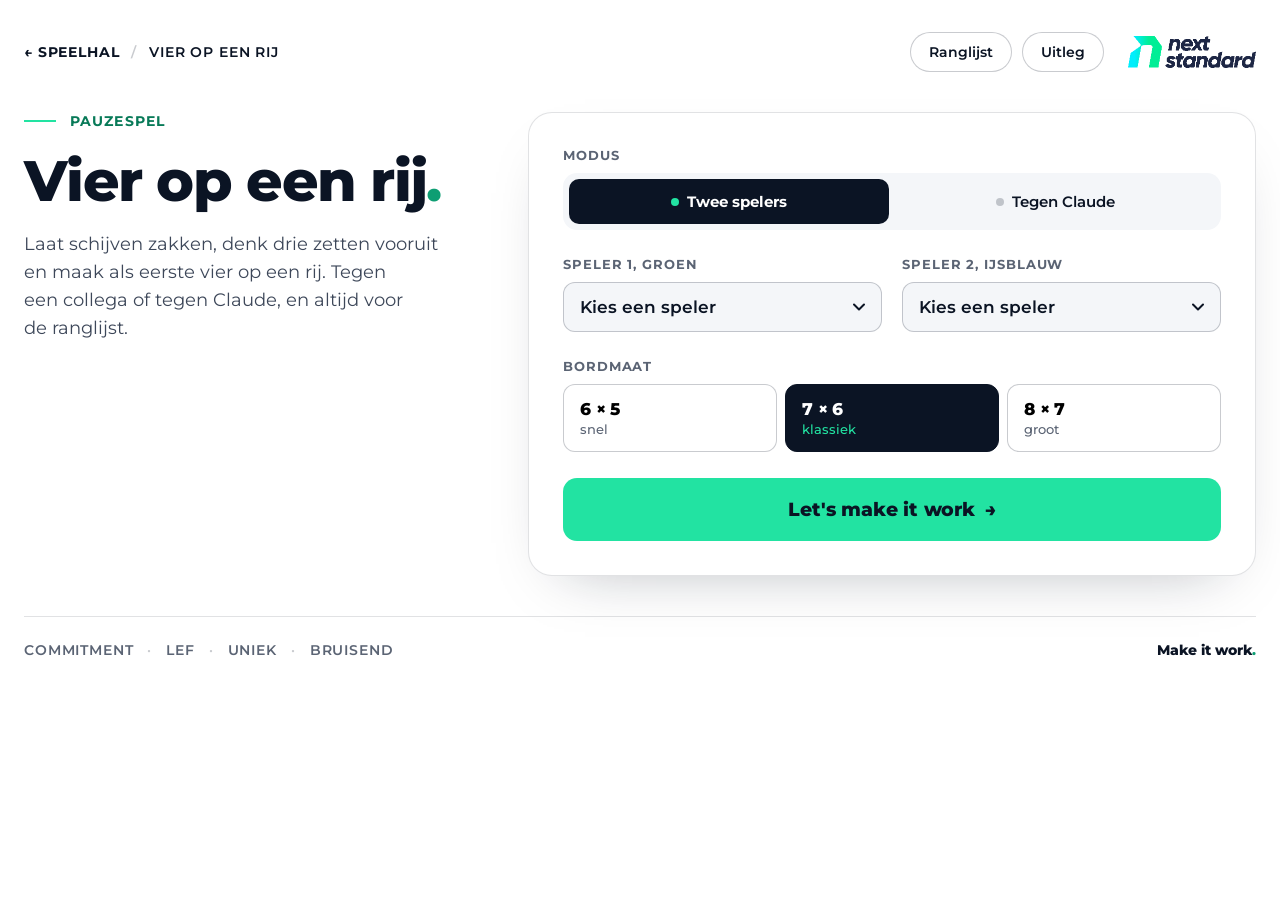
<file: vieropeenrij.html>
<!DOCTYPE html>
<html lang="nl">
<head>
<meta charset="UTF-8">
<meta name="viewport" content="width=device-width, initial-scale=1.0">
<title>Vier op een rij — Next Standard editie</title>
<link rel="preconnect" href="https://fonts.googleapis.com">
<link rel="preconnect" href="https://fonts.gstatic.com" crossorigin>
<link href="https://fonts.googleapis.com/css2?family=Montserrat:wght@400;500;600;700;800&display=swap" rel="stylesheet">
<link rel="stylesheet" href="speelhal.css?v=2026-10-19">
<style>
  .chip-row { display: grid; grid-template-columns: repeat(3, 1fr); gap: 8px; }
  .disc-badge { display: inline-block; width: 20px; height: 20px; border-radius: 50%; flex: none; }
  .disc-badge.p1 { background: var(--p1); box-shadow: inset 0 -2px 3px rgba(0,0,0,.18); }
  .disc-badge.p2 { background: var(--p2); box-shadow: inset 0 0 0 3px var(--p2), inset 0 0 0 5px var(--p2-dark); }
  .c4 {
    --cols: 7;
    --rows: 6;
    width: min(100%, calc(var(--cols) * 72px + 28px));
    position: relative;
    padding: 14px;
    border-radius: 18px;
    background: var(--ink);
    box-shadow: 0 18px 40px -18px rgba(11,20,36,.55);
    user-select: none;
    touch-action: manipulation;
  }
  .c4-grid {
    display: grid;
    grid-template-columns: repeat(var(--cols), 1fr);
    position: relative;
    z-index: 1;
  }
  .c4-cell { aspect-ratio: 1; position: relative; display: grid; place-items: center; }
  .c4-hole {
    width: 84%; height: 84%;
    border-radius: 50%;
    background: #22314D;
    box-shadow: inset 0 3px 6px rgba(0,0,0,.5);
  }
  .c4-disc {
    position: absolute;
    width: 74%; height: 74%;
    border-radius: 50%;
    box-shadow: inset 0 -3px 5px rgba(0,0,0,.28), inset 0 3px 4px rgba(255,255,255,.3);
  }
  .c4-disc.p1 { background: radial-gradient(circle at 38% 32%, #8FF5D2, var(--p1) 60%, var(--p1-dark)); }
  .c4-disc.p2 { background: radial-gradient(circle at 38% 32%, #8BE3F3, var(--p2) 60%, var(--p2-dark)); }
  .c4-disc.drop { animation: c4-drop var(--dur, .45s) cubic-bezier(.34,1.2,.5,1) both; }
  @keyframes c4-drop {
    from { transform: translateY(var(--fall, -400px)); }
    to { transform: none; }
  }
  .c4-disc.last::after {
    content: '';
    position: absolute;
    inset: 36%;
    border-radius: 50%;
    background: var(--ink);
    box-shadow: 0 0 0 2px #fff;
  }
  .c4-disc.win { box-shadow: 0 0 0 4px #fff, 0 0 16px rgba(255,255,255,.7), inset 0 -3px 5px rgba(0,0,0,.28); }
  .c4.over .c4-disc:not(.win) { opacity: .45; transition: opacity .3s; }
  .c4-cols { position: absolute; inset: 14px; display: flex; z-index: 2; }
  .c4-col {
    flex: 1;
    border: none;
    background: transparent;
    border-radius: 12px;
    cursor: pointer;
    position: relative;
    padding: 0;
    transition: background .12s;
    -webkit-tap-highlight-color: transparent;
  }
  .c4-col::before {
    content: '';
    position: absolute;
    top: -8px; left: 50%;
    width: 46%; aspect-ratio: 1;
    transform: translate(-50%, -100%);
    border-radius: 50%;
    background: var(--cur, var(--p1));
    opacity: 0;
    transition: opacity .12s;
  }
  .c4-col:focus-visible { outline: 3px solid #fff; outline-offset: -3px; }
  .c4-col:disabled { cursor: default; }
  @media (hover: hover) {
  .c4:not(.locked) .c4-col:not(:disabled):hover { background: rgba(255,255,255,.08); }
  .c4:not(.locked) .c4-col:not(:disabled):hover::before { opacity: .85; }
  }
  .c4:not(.locked) .c4-col:not(:disabled):focus-visible::before { opacity: .85; }
  .c4.locked .c4-col { cursor: default; }
  .c4 { margin-top: 26px; }
  @media (max-width: 640px) {
  .chip-row { grid-template-columns: 1fr 1fr 1fr; }
  .chip-row .size-chip span { display: none; }
  .c4 { padding: 8px; border-radius: 14px; }
  .c4-cols { inset: 8px; }
  }
  @media (prefers-reduced-motion: reduce) {
  .c4-disc.drop { animation: none; }
  }
  /* Ring in de ijsblauwe schijven: ook zonder kleur te onderscheiden */
  .c4-disc.p2::before { content: ''; position: absolute; inset: 20%; border-radius: 50%; border: 3px solid rgba(10,127,153,.85); }
</style>
</head>
<body>

<div class="app">

  <header class="topbar">
    <nav class="crumbs" aria-label="Navigatie">
      <a class="back-link" href="index.html">← Speelhal</a>
      <span class="crumb-sep" aria-hidden="true">/</span>
      <span class="crumb-current">Vier op een rij</span>
    </nav>
    <div class="topbar-actions">
      <button class="btn-uitleg" id="btnStats">Ranglijst</button>
      <button class="btn-uitleg" id="btnUitleg">Uitleg</button>
      <span class="ns-logo" role="img" aria-label="Next Standard"></span>
    </div>
  </header>

  <!-- Uitleg modal -->
  <div class="modal-overlay" id="modalOverlay">
    <div class="modal" role="dialog" aria-modal="true" aria-labelledby="rulesTitle">
      <div class="modal-header">
        <div class="modal-eyebrow">Spelregels</div>
        <h2 class="modal-title" id="rulesTitle">Vier op een rij</h2>
        <button class="modal-close" id="modalClose" aria-label="Sluiten">✕</button>
      </div>
      <div class="modal-body">
        <div class="rule-block">
          <div class="rule-icon">🎯</div>
          <div>
            <div class="rule-title">Doel</div>
            <div class="rule-text">Maak als eerste vier op een rij: horizontaal, verticaal of diagonaal. Speler 1 speelt met groen, speler 2 met ijsblauw (met ring).</div>
          </div>
        </div>
        <div class="rule-block">
          <div class="rule-icon">⬇️</div>
          <div>
            <div class="rule-title">Een zet</div>
            <div class="rule-text">Kies een kolom en je schijf valt naar de laagste vrije plek. Met het toetsenbord kies je een kolom met de pijltjes en speel je met Enter. De laatste zet heeft een groene stip.</div>
          </div>
        </div>
        <div class="rule-block">
          <div class="rule-icon">🔁</div>
          <div>
            <div class="rule-title">Wie begint</div>
            <div class="rule-text">Beginnen is een voordeel, dus de beginner wisselt elk potje. Tegen Claude begin jij het eerste potje.</div>
          </div>
        </div>
        <div class="rule-block">
          <div class="rule-icon">🤖</div>
          <div>
            <div class="rule-title">Tegen Claude</div>
            <div class="rule-text"><strong>Makkelijk</strong> speelt op gevoel, <strong>Normaal</strong> rekent een paar zetten vooruit, <strong>Moeilijk</strong> rekent zo diep als in een seconde past en kent de eindspeltrucs met dreigingen. Elk niveau heeft een eigen plek in de ranglijst.</div>
          </div>
        </div>
        <div class="rule-block">
          <div class="rule-icon">=</div>
          <div>
            <div class="rule-title">Gelijkspel</div>
            <div class="rule-text">Is het bord vol zonder vier op een rij, dan is het gelijkspel. Dat telt in de ranglijst als half gewonnen.</div>
          </div>
        </div>
      </div>
      <button class="modal-btn-start" id="modalBtnStart">Begrepen — spelen maar <span style="font-style:normal">→</span></button>
    </div>
  </div>

  <main class="view-main">
  <div class="setup-wrap">
    <div class="intro">
      <div class="eyebrow">Pauzespel</div>
      <h1 class="page-title">Vier op een rij<span class="dot">.</span></h1>
      <p class="lead">Laat schijven zakken, denk drie zetten vooruit en maak als eerste vier op een rij. Tegen een collega of tegen Claude, en altijd voor de ranglijst.</p>
      <div class="resume" id="resumeBox" hidden>
        <div>
          <div class="resume-title">Potje nog bezig</div>
          <div class="resume-text" id="resumeText"></div>
        </div>
        <div class="resume-actions">
          <button class="btn" id="btnResume">Verder spelen</button>
          <button class="btn btn-ghost" id="btnDiscard">Weggooien</button>
        </div>
      </div>
    </div>

    <div id="setup" class="setup">
      <div class="field">
        <label>Modus</label>
        <div class="mode-toggle" id="modeToggle">
          <button class="active" data-mode="duo"><span class="dot"></span>Twee spelers</button>
          <button data-mode="ai"><span class="dot"></span>Tegen Claude</button>
        </div>
      </div>

      <div class="player-row">
        <div class="field">
          <label for="p1select">Speler 1, groen</label>
          <select id="p1select"></select>
          <input id="p1name" class="player-new" type="text" maxlength="14" placeholder="Typ een naam" autocomplete="off" aria-label="Naam speler 1" hidden>
        </div>
        <div class="field" id="p2field">
          <label for="p2select">Speler 2, ijsblauw</label>
          <select id="p2select"></select>
          <input id="p2name" class="player-new" type="text" maxlength="14" placeholder="Typ een naam" autocomplete="off" aria-label="Naam speler 2" hidden>
        </div>
        <div class="field" id="aiField" style="display:none;">
          <label>Tegenstander</label>
          <div class="ai-card">
            <div class="ai-mark">C</div>
            <div class="ai-info">
              <div class="ai-name">Claude</div>
              <div class="ai-meta" id="aiMeta"></div>
            </div>
          </div>
        </div>
      </div>

      <div class="setup-error" id="setupError" role="alert"></div>

      <div class="field" id="levelField" style="display:none;">
        <label>Niveau</label>
        <div class="mode-toggle level-toggle" id="levelToggle">
          <button data-level="makkelijk"><span class="dot"></span>Makkelijk</button>
          <button class="active" data-level="normaal"><span class="dot"></span>Normaal</button>
          <button data-level="moeilijk"><span class="dot"></span>Moeilijk</button>
        </div>
      </div>

      <div class="field">
        <label>Bordmaat</label>
        <div class="chip-row" id="sizePicker">
          <button class="size-chip" data-c="6" data-r="5"><strong>6 × 5</strong><span>snel</span></button>
          <button class="size-chip active" data-c="7" data-r="6"><strong>7 × 6</strong><span>klassiek</span></button>
          <button class="size-chip" data-c="8" data-r="7"><strong>8 × 7</strong><span>groot</span></button>
        </div>
      </div>

      <button class="btn-start" id="btnStart">
        Let's make it work <span class="arrow">→</span>
      </button>
    </div>
  </div>

  <div id="game" class="game">
    <div class="game-side">
      <div class="scoreboard">
        <div class="player-card p1 turn" id="card1">
          <div class="player-label">Speler 1</div>
          <div class="player-name"><span class="disc-badge p1" aria-hidden="true"></span><span id="name1">Speler 1</span></div>
          <div class="player-score"><span class="num" id="score1">0</span><span class="of">gewonnen</span></div>
        </div>
        <div class="turn-indicator" id="turnIndicator">
          <div class="label" id="turnLabel">Aan zet</div>
          <div class="who" id="turnName">—</div>
          <div class="bonus" id="roundInfo"></div>
        </div>
        <div class="player-card p2" id="card2">
          <div class="player-label">Speler 2</div>
          <div class="player-name"><span class="disc-badge p2" aria-hidden="true"></span><span id="name2">Speler 2</span></div>
          <div class="player-score"><span class="num" id="score2">0</span><span class="of">gewonnen</span></div>
        </div>
      </div>

      <div class="winner" id="winner">
        <div class="winner-label" id="winnerLabel">Potje gewonnen</div>
        <div class="winner-name" id="winnerName">—</div>
        <div class="winner-score" id="winnerScore"></div>
        <div class="winner-record" id="winnerRecord"></div>
        <div class="winner-tag">Make it work.</div>
        <div class="winner-actions">
          <button class="btn-next" id="btnNext">Volgend potje <span style="font-style:normal">→</span></button>
          <button class="winner-stats-btn" id="winnerStatsBtn">Bekijk de ranglijst</button>
        </div>
      </div>

      <div class="controls">
        <div class="controls-left">
          <button class="btn" id="btnRestart">Potje opnieuw</button>
          <button class="btn btn-ghost" id="btnNew">Andere setup</button>
        </div>
        <div class="rules-hint"><span class="slash">/</span> Minder gepieker. Meer op een rij. <span class="slash">/</span></div>
      </div>
    </div>
    <div class="game-main">
      <div class="board-wrap">
        <div class="board-meta" id="boardMeta"></div>
        <div class="c4" id="c4">
          <div class="c4-grid" id="c4grid" aria-hidden="true"></div>
          <div class="c4-cols" id="c4cols" role="group" aria-label="Kolommen"></div>
        </div>
      </div>
    </div>
  </div>
  </main>

  <section class="stats-view" id="statsView" aria-labelledby="statsTitle">
    <div class="stats-head">
      <div class="stats-titles">
        <button type="button" class="back-link" id="statsClose">← Terug naar het spel</button>
        <div class="eyebrow">Wie is de baas · Vier op een rij</div>
        <h1 class="page-title" id="statsTitle">Ranglijst<span class="dot">.</span></h1>
      </div>
      <div class="mode-toggle stats-filter" id="statsFilter">
          <button class="active" data-filter="all"><span class="dot"></span>Alles</button>
          <button data-filter="duo"><span class="dot"></span>Onderling</button>
          <button data-filter="ai"><span class="dot"></span>Tegen Claude</button>
        </div>
    </div>
    <div class="stats-grid">
      <section class="stats-col ranks" aria-label="Ranglijst">
        <div class="stats-heading">Stand <small id="rankSummary"></small></div>
        <ol class="rank-list" id="rankList"></ol>
        <p class="stats-note">Gerangschikt op Elo-rating. Iedereen begint op 1000, en winnen van een sterkere tegenstander levert meer op. Gelijkspel telt als half gewonnen. Claude staat per niveau in de lijst. Na 3 potjes tel je volwaardig mee.</p>
      </section>
      <aside class="stats-col recent">
        <div class="stats-heading">Gespeelde potjes <small id="gamesSummary"></small></div>
        <ul class="game-list" id="gameList"></ul>
        <button class="btn btn-ghost stats-more" id="gamesMore" style="display:none;">Toon alle potjes</button>
        <div class="stats-actions">
          <div class="stats-source" id="statsSource"></div>
          <button class="btn" id="btnRefresh">Vernieuwen</button>
          <div class="stats-status" id="statsStatus" role="status"></div>
        </div>
      </aside>
    </div>
  </section>

  <footer class="footer">
    <div class="vals"><span>Commitment</span><span>Lef</span><span>Uniek</span><span>Bruisend</span></div>
    <div class="claim">Make it work</div>
  </footer>
</div>


<script src="speelhal.js?v=2026-10-19"></script>
<script>
(function () {
  const $ = (id) => document.getElementById(id);
  const esc = Speelhal.esc;

  // ---------- spelregels en Claude (los van de weergave) ----------
  // Bord: b[c * rows + r], r = 0 is de onderste rij. 0 = leeg, 1 en 2 = spelers.
  function C4(cols, rows) {
    const N = cols * rows;
    const DIRS = [[1, 0], [0, 1], [1, 1], [1, -1]];
    const mid = (cols - 1) / 2;
    const ORDER = [...Array(cols).keys()].sort((a, b) => Math.abs(a - mid) - Math.abs(b - mid) || a - b);

    // Alle vensters van vier vakjes, eenmalig uitgerekend.
    const WINDOWS = [];
    for (const [dc, dr] of DIRS) {
      for (let c = 0; c < cols; c++) for (let r = 0; r < rows; r++) {
        const ec = c + dc * 3, er = r + dr * 3;
        if (ec < 0 || ec >= cols || er < 0 || er >= rows) continue;
        WINDOWS.push([0, 1, 2, 3].map(k => (c + dc * k) * rows + (r + dr * k)));
      }
    }

    const newState = () => ({ b: new Int8Array(N), h: new Int8Array(cols), moves: 0 });
    const clone = (s) => ({ b: Int8Array.from(s.b), h: Int8Array.from(s.h), moves: s.moves });
    const canPlay = (s, c) => s.h[c] < rows;
    const play = (s, c, p) => { const r = s.h[c]; s.b[c * rows + r] = p; s.h[c]++; s.moves++; return r; };
    const unplay = (s, c) => { s.h[c]--; s.b[c * rows + s.h[c]] = 0; s.moves--; };
    const full = (s) => s.moves === N;

    // Winnende rij door het vakje (c, r), of null.
    function winLine(s, c, r) {
      const p = s.b[c * rows + r];
      if (!p) return null;
      for (const [dc, dr] of DIRS) {
        const line = [[c, r]];
        for (let k = 1; k < 4; k++) {
          const nc = c + dc * k, nr = r + dr * k;
          if (nc < 0 || nc >= cols || nr < 0 || nr >= rows || s.b[nc * rows + nr] !== p) break;
          line.push([nc, nr]);
        }
        for (let k = 1; k < 4; k++) {
          const nc = c - dc * k, nr = r - dr * k;
          if (nc < 0 || nc >= cols || nr < 0 || nr >= rows || s.b[nc * rows + nr] !== p) break;
          line.unshift([nc, nr]);
        }
        if (line.length >= 4) return line;
      }
      return null;
    }
    const winsAt = (s, c, r) => winLine(s, c, r) !== null;

    function winningMove(s, c, p) {
      if (!canPlay(s, c)) return false;
      const r = play(s, c, p);
      const w = winsAt(s, c, r);
      unplay(s, c);
      return w;
    }

    // Stellingwaarde voor speler p (aan zet): open drietjes en tweetjes, het midden, en
    // dreigingen. Een dreiging is een leeg vakje dat vier op een rij zou maken maar nog niet
    // speelbaar is. Wie begon, heeft baat bij dreigingen op oneven rijen (1, 3, 5), de ander
    // bij even rijen: zo vallen de beurten in het eindspel meestal uit.
    const lowT = [new Int8Array(cols), new Int8Array(cols), new Int8Array(cols)];
    function evaluate(s, p) {
      const o = 3 - p;
      const starter = s.moves % 2 === 0 ? p : o;
      let score = 0;
      const mc = Math.floor(cols / 2);
      for (let r = 0; r < rows; r++) {
        const v = s.b[mc * rows + r];
        if (v === p) score += 3; else if (v === o) score -= 3;
      }
      lowT[1].fill(rows); lowT[2].fill(rows);
      for (const w of WINDOWS) {
        let n1 = 0, n2 = 0, gap = -1;
        for (const i of w) {
          const v = s.b[i];
          if (v === 1) n1++; else if (v === 2) n2++; else gap = i;
        }
        if (n1 && n2) continue;
        const mine = p === 1 ? n1 : n2, theirs = p === 1 ? n2 : n1;
        if (mine === 3 || theirs === 3) {
          const gc = (gap / rows) | 0, gr = gap % rows;
          const owner = n1 === 3 ? 1 : 2;
          if (gr > s.h[gc] && gr < lowT[owner][gc]) lowT[owner][gc] = gr;
          score += mine === 3 ? 8 : -9;
        } else if (mine === 2) score += 3;
        else if (theirs === 2) score -= 3;
      }
      // Alleen de laagste dreiging per kolom telt, en alleen als de ander daar niet lager zit.
      for (let c = 0; c < cols; c++) {
        for (const q of [1, 2]) {
          const r = lowT[q][c];
          if (r >= rows || lowT[3 - q][c] < r) continue;
          const oddRow = r % 2 === 0;               // r = 0 is rij 1
          const good = q === starter ? oddRow : !oddRow;
          const v = good ? 40 : 12;
          score += q === p ? v : -v;
        }
      }
      return score;
    }

    // Zobrist-sleutels voor de transpositietabel.
    const Z = [new Uint32Array(N * 3), new Uint32Array(N * 3)];
    for (let i = 0; i < N * 3; i++) { Z[0][i] = (Math.random() * 2 ** 32) >>> 0; Z[1][i] = (Math.random() * 2 ** 32) >>> 0; }
    function hash(s) {
      let a = 0, b = 0;
      for (let i = 0; i < N; i++) if (s.b[i]) { a ^= Z[0][i * 3 + s.b[i]]; b ^= Z[1][i * 3 + s.b[i]]; }
      return [a, b];
    }

    const WIN = 1000000;
    class Timeout extends Error {}

    // Negamax met alfa-bèta. p is de speler aan zet.
    function search(rootState, p, maxDepth, deadline) {
      const s = clone(rootState);
      const tt = new Map();
      const keyOf = (a, b) => a * 2097152 + (b & 0x1fffff);
      const rest = (first) => first < 0 ? ORDER : [first].concat(ORDER.filter(x => x !== first));
      let nodes = 0;

      function negamax(depth, alpha, beta, pl, ha, hb) {
        if ((++nodes & 1023) === 0 && deadline && performance.now() > deadline) throw new Timeout();
        const key = keyOf(ha, hb);
        const hit = tt.get(key);
        if (hit && hit.depth >= depth) {
          if (hit.flag === 0) return hit.value;
          if (hit.flag === 1 && hit.value >= beta) return hit.value;
          if (hit.flag === -1 && hit.value <= alpha) return hit.value;
        }
        // Direct winnen kan altijd voor
        for (const c of ORDER) if (winningMove(s, c, pl)) return WIN - s.moves - 1;
        if (full(s)) return 0;
        if (depth === 0) return evaluate(s, pl);

        const a0 = alpha;
        let best = -Infinity, bestC = -1;
        for (const c of rest(hit ? hit.best : -1)) {
          if (!canPlay(s, c)) continue;
          const r = play(s, c, pl);
          const i = (c * rows + r) * 3 + pl;
          const v = -negamax(depth - 1, -beta, -alpha, 3 - pl, ha ^ Z[0][i], hb ^ Z[1][i]);
          unplay(s, c);
          if (v > best) { best = v; bestC = c; }
          if (v > alpha) alpha = v;
          if (alpha >= beta) break;
        }
        tt.set(key, { depth, value: best, best: bestC, flag: best <= a0 ? -1 : best >= beta ? 1 : 0 });
        return best;
      }

      const [ha, hb] = hash(s);
      let bestMove = ORDER.find(c => canPlay(s, c)), bestVal = -Infinity, reached = 0;
      const limit = Math.min(maxDepth, N - s.moves);
      for (let d = 1; d <= limit; d++) {
        try {
          let alpha = -Infinity, cur = -1, curVal = -Infinity;
          const order = [bestMove].concat(ORDER.filter(c => c !== bestMove));
          for (const c of order) {
            if (!canPlay(s, c)) continue;
            const r = play(s, c, p);
            const i = (c * rows + r) * 3 + p;
            const v = winsAt(s, c, r) ? WIN - s.moves : -negamax(d - 1, -Infinity, -alpha, 3 - p, ha ^ Z[0][i], hb ^ Z[1][i]);
            unplay(s, c);
            if (v > curVal) { curVal = v; cur = c; }
            if (v > alpha) alpha = v;
          }
          bestMove = cur; bestVal = curVal; reached = d;
          if (Math.abs(bestVal) > WIN - N - 1) break;   // uitslag staat vast
        } catch (e) {
          if (e instanceof Timeout) break;
          throw e;
        }
      }
      return { col: bestMove, value: bestVal, depth: reached, nodes };
    }

    const pickWeighted = (cands) => {
      // voorkeur voor het midden, maar met toeval
      const w = cands.map(c => 1 + (mid + 1 - Math.abs(c - mid)) * 1.5);
      let x = Math.random() * w.reduce((a, b) => a + b, 0);
      for (let i = 0; i < cands.length; i++) { x -= w[i]; if (x <= 0) return cands[i]; }
      return cands[cands.length - 1];
    };

    // Kies een zet voor speler p op een niveau.
    function aiMove(state, p, level) {
      const s = clone(state);
      const legal = ORDER.filter(c => canPlay(s, c));
      if (legal.length === 1) return legal[0];
      const o = 3 - p;
      const win = legal.find(c => winningMove(s, c, p));
      if (win !== undefined) return win;

      if (level === 'makkelijk') {
        const block = legal.find(c => winningMove(s, c, o));
        if (block !== undefined && Math.random() < 0.7) return block;
        const safe = legal.filter(c => { const r = play(s, c, p); const bad = r + 1 < rows && winningMove(s, c, o); unplay(s, c); return !bad; });
        return pickWeighted(safe.length && Math.random() < 0.6 ? safe : legal);
      }
      if (level === 'normaal') return search(s, p, 4, 0).col;
      // moeilijk: zo diep als binnen de tijd past
      return search(s, p, 42, performance.now() + 900).col;
    }

    return { cols, rows, newState, clone, canPlay, play, unplay, full, winLine, aiMove, search, evaluate };
  }

  // ---------- uitleg modal ----------
  const overlay = $('modalOverlay');
  $('btnUitleg').addEventListener('click', () => overlay.classList.add('open'));
  $('modalClose').addEventListener('click', () => overlay.classList.remove('open'));
  $('modalBtnStart').addEventListener('click', () => overlay.classList.remove('open'));
  overlay.addEventListener('click', (e) => { if (e.target === overlay) overlay.classList.remove('open'); });
  document.addEventListener('keydown', (e) => { if (e.key === 'Escape') overlay.classList.remove('open'); });

  // ---------- instellingen ----------
  const SIZES = [[6, 5], [7, 6], [8, 7]];
  const LEVELS = {
    makkelijk: 'Speelt op gevoel, mist weleens iets',
    normaal: 'Rekent een paar zetten vooruit',
    moeilijk: 'Rekent diep en kent de eindspeltrucs'
  };
  const MIN_THINK = { makkelijk: 450, normaal: 550, moeilijk: 300 };

  let cfg = { mode: 'duo', level: 'normaal', cols: 7, rows: 6, p1: '', p2: '' };
  let E = null;          // spelregels voor de huidige bordmaat
  let session = null;    // { wins1, wins2, draws, round, first }
  let g = null;          // { s, turn, done, win, last, starter }
  let gen = 0;           // verhoogd bij elk nieuw potje: oude timers en Claude-zetten vervallen
  let animating = false;
  let thinking = false;

  const nameOf = (p) => p === 1 ? cfg.p1 : cfg.p2;
  const isAI = () => cfg.mode === 'ai';
  const humanTurn = () => g && !g.done && !animating && !thinking && !(isAI() && g.turn === 2);

  // ---------- setup ----------
  function setMode(mode) {
    cfg.mode = mode;
    $('modeToggle').querySelectorAll('button').forEach(b => b.classList.toggle('active', b.dataset.mode === mode));
    const ai = mode === 'ai';
    $('p2field').style.display = ai ? 'none' : '';
    $('aiField').style.display = ai ? '' : 'none';
    $('levelField').style.display = ai ? '' : 'none';
    $('setupError').textContent = '';
  }
  function setLevel(level) {
    if (!LEVELS[level]) return;
    cfg.level = level;
    $('levelToggle').querySelectorAll('button').forEach(b => b.classList.toggle('active', b.dataset.level === level));
    $('aiMeta').textContent = LEVELS[level];
  }
  function setSize(c, r) {
    if (!SIZES.some(([a, b]) => a === c && b === r)) return;
    cfg.cols = c; cfg.rows = r;
    $('sizePicker').querySelectorAll('button').forEach(b => b.classList.toggle('active', +b.dataset.c === c && +b.dataset.r === r));
  }
  $('modeToggle').addEventListener('click', (e) => { const b = e.target.closest('button'); if (b) setMode(b.dataset.mode); });
  $('levelToggle').addEventListener('click', (e) => { const b = e.target.closest('button'); if (b) setLevel(b.dataset.level); });
  $('sizePicker').addEventListener('click', (e) => { const b = e.target.closest('button'); if (b) setSize(+b.dataset.c, +b.dataset.r); });

  $('btnStart').addEventListener('click', () => {
    const solo = isAI();
    const p1 = hall.picker.chosen(1);
    const p2 = solo ? 'Claude' : hall.picker.chosen(2);
    const err = hall.picker.validate(p1, p2, solo);
    if (err) { $('setupError').textContent = err; return; }
    $('setupError').textContent = '';
    cfg.p1 = p1;
    cfg.p2 = p2;
    hall.picker.adopt(solo ? [p1] : [p1, p2]);
    const prev = hall.last.get();
    hall.last.set({ p1, p2: solo ? prev.p2 : p2, mode: cfg.mode, level: cfg.level, cols: cfg.cols, rows: cfg.rows });
    beginSession();
  });

  // ---------- bord ----------
  const grid = $('c4grid'), colsEl = $('c4cols'), board = $('c4');
  let cells = [], colBtns = [];

  function buildBoard() {
    board.style.setProperty('--cols', cfg.cols);
    board.style.setProperty('--rows', cfg.rows);
    grid.innerHTML = '';
    cells = Array.from({ length: cfg.cols }, () => Array(cfg.rows));
    for (let r = cfg.rows - 1; r >= 0; r--) {
      for (let c = 0; c < cfg.cols; c++) {
        const cell = document.createElement('div');
        cell.className = 'c4-cell';
        cell.innerHTML = '<div class="c4-hole"></div>';
        grid.appendChild(cell);
        cells[c][r] = cell;
      }
    }
    colsEl.innerHTML = '';
    colBtns = [];
    for (let c = 0; c < cfg.cols; c++) {
      const b = document.createElement('button');
      b.type = 'button';
      b.className = 'c4-col';
      b.dataset.c = c;
      colsEl.appendChild(b);
      colBtns.push(b);
    }
  }

  colsEl.addEventListener('click', (e) => {
    const b = e.target.closest('.c4-col');
    if (b) humanMove(+b.dataset.c);
  });
  colsEl.addEventListener('keydown', (e) => {
    const b = e.target.closest('.c4-col');
    if (!b) return;
    const c = +b.dataset.c;
    const step = e.key === 'ArrowLeft' ? -1 : e.key === 'ArrowRight' ? 1 : 0;
    if (!step) return;
    e.preventDefault();
    for (let k = c + step; k >= 0 && k < cfg.cols; k += step) {
      if (!colBtns[k].disabled) { colBtns[k].focus(); break; }
    }
  });

  function placeDisc(c, r, p, animate) {
    const cell = cells[c][r];
    const disc = document.createElement('div');
    disc.className = `c4-disc p${p}`;
    if (animate) {
      const h = cell.getBoundingClientRect().height || 56;
      const fall = (cfg.rows - r) * h + 20;
      disc.style.setProperty('--fall', `-${fall}px`);
      disc.style.setProperty('--dur', `${Math.round(260 + (cfg.rows - r) * 45)}ms`);
      disc.classList.add('drop');
    }
    cell.appendChild(disc);
    return disc;
  }

  function markLast() {
    grid.querySelectorAll('.c4-disc.last').forEach(d => d.classList.remove('last'));
    if (g.last && !g.done) {
      const d = cells[g.last[0]][g.last[1]].querySelector('.c4-disc');
      if (d) d.classList.add('last');
    }
  }

  // ---------- weergave ----------
  function render() {
    const canClick = humanTurn();
    board.classList.toggle('locked', !canClick);
    board.classList.toggle('over', g.done);
    board.style.setProperty('--cur', g.turn === 1 ? 'var(--p1)' : 'var(--p2)');
    colBtns.forEach((b, c) => {
      const full = !E.canPlay(g.s, c);
      b.disabled = g.done || full;
      b.tabIndex = canClick && !full ? 0 : -1;
      b.setAttribute('aria-label', `Kolom ${c + 1}` + (full ? ', vol' : ''));
    });
    $('score1').textContent = session.wins1;
    $('score2').textContent = session.wins2;
    const active = g.done ? 0 : g.turn;
    $('card1').classList.toggle('turn', active === 1);
    $('card2').classList.toggle('turn', active === 2);
    $('turnIndicator').classList.toggle('is-p2', active === 2);
    $('turnLabel').textContent = g.done ? 'Potje voorbij' : 'Aan zet';
    $('turnName').innerHTML = g.done ? ''
      : esc(nameOf(g.turn)) + (thinking ? ' <span class="thinking" aria-label="denkt na"><span></span><span></span><span></span></span>' : '');
    $('roundInfo').textContent = `Potje ${session.round + 1}, ${nameOf(g.starter)} begon` + (session.draws ? `, ${session.draws}× gelijk` : '');
    markLast();
  }

  // ---------- zetten ----------
  function humanMove(c) {
    if (!humanTurn() || !E.canPlay(g.s, c)) return;
    doMove(c);
  }

  function doMove(c) {
    const myGen = gen;
    const p = g.turn;
    const r = E.play(g.s, c, p);
    g.last = [c, r];
    const disc = placeDisc(c, r, p, true);
    const line = E.winLine(g.s, c, r);
    if (line) { g.done = true; g.win = { p, line }; }
    else if (E.full(g.s)) { g.done = true; g.win = { p: 0, line: null }; }
    else g.turn = 3 - p;
    animating = true;
    render();
    saveProgress();
    const dur = parseInt(disc.style.getPropertyValue('--dur'), 10) || 0;
    setTimeout(() => {
      if (myGen !== gen) return;      // intussen een nieuw potje begonnen
      animating = false;
      if (g.done) { endGame(); return; }
      render();
      if (isAI() && g.turn === 2) aiTurn();
      else focusColumn(c);
    }, reduceMotion ? 0 : dur + 20);
  }

  function focusColumn(c) {
    if (!colsEl.contains(document.activeElement)) return;
    const b = colBtns[c] && !colBtns[c].disabled ? colBtns[c] : colBtns.find(x => !x.disabled);
    if (b) b.focus();
  }

  // ---------- Claude ----------
  const reduceMotion = window.matchMedia && window.matchMedia('(prefers-reduced-motion: reduce)').matches;
  let worker = null;
  try {
    const src = `${C4.toString()}
      self.onmessage = (e) => {
        const d = e.data;
        const E = C4(d.cols, d.rows);
        const s = { b: Int8Array.from(d.b), h: Int8Array.from(d.h), moves: d.moves };
        self.postMessage({ id: d.id, col: E.aiMove(s, d.p, d.level) });
      };`;
    worker = new Worker(URL.createObjectURL(new Blob([src], { type: 'text/javascript' })));
  } catch (err) {
    worker = null;   // dan rekent Claude op de hoofdthread
  }

  function askClaude(cb) {
    const req = { id: gen, cols: cfg.cols, rows: cfg.rows, b: Array.from(g.s.b), h: Array.from(g.s.h), moves: g.s.moves, p: 2, level: cfg.level };
    if (worker) {
      const onMsg = (e) => {
        if (e.data.id !== req.id) return;
        worker.removeEventListener('message', onMsg);
        cb(e.data.col);
      };
      worker.addEventListener('message', onMsg);
      worker.addEventListener('error', () => { worker = null; askClaude(cb); }, { once: true });
      worker.postMessage(req);
    } else {
      setTimeout(() => cb(E.aiMove(g.s, 2, cfg.level)), 30);
    }
  }

  function aiTurn() {
    const myGen = gen;
    thinking = true;
    render();
    const started = performance.now();
    askClaude((col) => {
      if (myGen !== gen || !g || g.done) return;
      const wait = Math.max(0, MIN_THINK[cfg.level] - (performance.now() - started));
      setTimeout(() => {
        if (myGen !== gen) return;
        thinking = false;
        if (!E.canPlay(g.s, col)) col = [...Array(cfg.cols).keys()].find(c => E.canPlay(g.s, c));
        doMove(col);
      }, wait);
    });
  }

  // ---------- potje en sessie ----------
  function newGame(saved) {
    gen++;
    animating = false;
    thinking = false;
    hall.resetRecord();
    $('winner').classList.remove('active', 'tie');
    E = C4(cfg.cols, cfg.rows);
    buildBoard();
    $('boardMeta').textContent = `${cfg.cols} × ${cfg.rows}` + (isAI() ? `, tegen Claude (${cfg.level})` : ', onderling');
    if (saved) {
      g = saved;
      for (let c = 0; c < cfg.cols; c++) {
        for (let r = 0; r < g.s.h[c]; r++) placeDisc(c, r, g.s.b[c * cfg.rows + r], false);
      }
    } else {
      const starter = session.round % 2 === 0 ? session.first : 3 - session.first;
      g = { s: E.newState(), turn: starter, starter, done: false, win: null, last: null };
    }
    render();
    saveProgress();
    if (isAI() && g.turn === 2 && !g.done) aiTurn();
  }

  function beginSession(saved) {
    document.querySelector('.app').classList.add('playing');
    $('setup').style.display = 'none';
    $('game').classList.add('active');
    $('name1').textContent = cfg.p1;
    $('name2').textContent = isAI() ? `Claude (${cfg.level})` : cfg.p2;
    if (saved) {
      session = saved.session;
      newGame(saved.game);
    } else {
      // Tegen Claude begin jij het eerste potje, onderling beslist het toeval.
      session = { wins1: 0, wins2: 0, draws: 0, round: 0, first: isAI() ? 1 : (Math.random() < 0.5 ? 1 : 2) };
      newGame();
    }
  }

  function endGame() {
    clearProgress();
    const w = g.win.p;
    if (w === 1) session.wins1++; else if (w === 2) session.wins2++; else session.draws++;
    if (g.win.line) g.win.line.forEach(([c, r]) => { const d = cells[c][r].querySelector('.c4-disc'); if (d) d.classList.add('win'); });
    render();
    const winnerEl = $('winner');
    winnerEl.classList.toggle('tie', !w);
    $('winnerLabel').textContent = w ? 'Vier op een rij' : 'Bord vol';
    $('winnerName').textContent = w ? `${isAI() && w === 2 ? `Claude (${cfg.level})` : nameOf(w)} wint` : 'Gelijkspel';
    $('winnerScore').textContent = `Deze sessie: ${cfg.p1} ${session.wins1} – ${session.wins2} ${isAI() ? 'Claude' : cfg.p2}` +
      (session.draws ? `, ${session.draws}× gelijk` : '');
    winnerEl.classList.add('active');
    hall.record({
      id: hall.uuid(), t: Date.now(), mode: cfg.mode, level: isAI() ? cfg.level : null,
      cols: cfg.cols, rows: cfg.rows, p1: cfg.p1, p2: cfg.p2,
      s1: w === 1 ? 1 : 0, s2: w === 2 ? 1 : 0, draws: w ? 0 : 1
    });
    setTimeout(() => $('btnNext').focus({ preventScroll: true }), 50);
  }

  $('btnNext').addEventListener('click', () => {
    if (!g || !g.done) return;
    session.round++;
    newGame();
  });

  $('btnRestart').addEventListener('click', () => {
    if (g && !g.done && g.s.moves > 0 && !confirm('Dit potje opnieuw beginnen? Het telt dan niet mee.')) return;
    newGame();
  });

  $('btnNew').addEventListener('click', () => {
    gen++;
    animating = false;
    thinking = false;
    document.querySelector('.app').classList.remove('playing');
    $('game').classList.remove('active');
    $('setup').style.display = 'flex';
    $('winner').classList.remove('active');
    refreshResume();
  });

  // ---------- lopend potje bewaren ----------
  const PROGRESS_KEY = 'ns-vier:progress:v1';
  const PROGRESS_MAX_AGE = 12 * 60 * 60 * 1000;

  function saveProgress() {
    if (!g || g.done || !g.s.moves) { if (g && !g.s.moves) clearProgress(); return; }
    try {
      localStorage.setItem(PROGRESS_KEY, JSON.stringify({
        t: Date.now(), cfg: { ...cfg }, session,
        game: { b: Array.from(g.s.b), h: Array.from(g.s.h), moves: g.s.moves, turn: g.turn, starter: g.starter, last: g.last }
      }));
    } catch (e) { /* opslag niet beschikbaar: dan maar zonder hervatten */ }
  }

  function clearProgress() {
    try { localStorage.removeItem(PROGRESS_KEY); } catch (e) { /* niets te doen */ }
  }

  function loadProgress() {
    try {
      const p = JSON.parse(localStorage.getItem(PROGRESS_KEY));
      if (!p || !p.cfg || !p.session || !p.game || Date.now() - p.t > PROGRESS_MAX_AGE) return null;
      const c = p.cfg, s = p.session, gm = p.game;
      if (!SIZES.some(([a, b]) => a === c.cols && b === c.rows)) return null;
      if (!['duo', 'ai'].includes(c.mode) || (c.mode === 'ai' && !LEVELS[c.level])) return null;
      if (typeof c.p1 !== 'string' || !c.p1 || typeof c.p2 !== 'string' || !c.p2) return null;
      if (![s.wins1, s.wins2, s.draws, s.round].every(Number.isInteger) || ![1, 2].includes(s.first)) return null;
      const N = c.cols * c.rows;
      if (!Array.isArray(gm.b) || gm.b.length !== N || !Array.isArray(gm.h) || gm.h.length !== c.cols) return null;
      if (![1, 2].includes(gm.turn) || ![1, 2].includes(gm.starter)) return null;
      // Controle: schijven liggen gestapeld en tellen op tot het aantal zetten, zonder winnaar
      let n = 0;
      const T = C4(c.cols, c.rows);
      const st = T.newState();
      for (let col = 0; col < c.cols; col++) {
        for (let r = 0; r < c.rows; r++) {
          const v = gm.b[col * c.rows + r];
          if (r < gm.h[col] ? ![1, 2].includes(v) : v !== 0) return null;
          if (v) { st.b[col * c.rows + r] = v; n++; }
        }
        st.h[col] = gm.h[col];
      }
      st.moves = n;
      if (n !== gm.moves || n === N) return null;
      for (let col = 0; col < c.cols; col++) for (let r = 0; r < gm.h[col]; r++) if (T.winLine(st, col, r)) return null;
      p.state = st;
      return p;
    } catch (e) {
      return null;
    }
  }

  function refreshResume() {
    const p = loadProgress();
    $('resumeBox').hidden = !p;
    if (!p) return;
    const c = p.cfg;
    const opp = c.mode === 'ai' ? `Claude (${c.level})` : c.p2;
    $('resumeText').textContent = `${c.p1} tegen ${opp}, ${c.cols} × ${c.rows}, ${p.game.moves} zetten gespeeld`;
  }

  $('btnResume').addEventListener('click', () => {
    const p = loadProgress();
    if (!p) { refreshResume(); return; }
    Object.assign(cfg, p.cfg);
    beginSession({
      session: p.session,
      game: { s: p.state, turn: p.game.turn, starter: p.game.starter, done: false, win: null, last: p.game.last }
    });
  });
  $('btnDiscard').addEventListener('click', () => { clearProgress(); refreshResume(); });

  // ---------- centrale ranglijst (gedeelde code in speelhal.js) ----------
  const GAME_ID = 'vier-op-een-rij';
  const variantOf = (e) => `${e.cols}x${e.rows}` + (e.mode === 'ai' ? `-claude-${e.level || 'normaal'}` : '');
  const hall = Speelhal.create({
    prefix: 'ns-vier', version: 'v1', resultName: 'matches',
    table: 'matches', query: `game=eq.${GAME_ID}`,
    toRow: (e) => ({
      id: e.id, game: GAME_ID, variant: variantOf(e), target: 1, played_at: new Date(e.t).toISOString(),
      p1: e.p1, p2: e.p2, score1: e.s1, score2: e.s2, draws: e.draws
    }),
    fromRow: (r) => {
      const m = /^(\d+)x(\d+)(?:-claude-([a-z]+))?$/.exec(r.variant || '') || [];
      return {
        id: r.id, t: Date.parse(r.played_at), cols: +m[1] || null, rows: +m[2] || null,
        mode: m[3] ? 'ai' : 'duo', level: m[3] || null,
        p1: r.p1, p2: r.p2, s1: r.score1, s2: r.score2, draws: r.draws || 0
      };
    },
    units: { one: 'potje', many: 'potjes', this: 'Dit potje' },
    labelOf: (e, side) => side === 1 ? e.p1 : e.mode === 'ai' ? `Claude (${e.level || 'normaal'})` : e.p2,
    filters: {
      all: () => true,
      duo: (e) => e.mode !== 'ai',
      ai: (e) => e.mode === 'ai'
    },
    emptyText: (f) => f === 'ai'
      ? 'Nog niemand heeft Claude uitgedaagd. Kies "Tegen Claude" in de setup en speel een potje uit.'
      : f === 'duo'
        ? 'Nog geen potjes tussen collega\'s. Speel een potje uit en het verschijnt hier.'
        : 'Nog geen potjes gespeeld. Speel een potje uit en het verschijnt hier.',
    itemMeta: (e) => {
      const size = e.cols ? `${e.cols} × ${e.rows}` : '';
      const mode = e.mode === 'ai' ? `tegen Claude (${esc(e.level || 'normaal')})` : 'onderling';
      return `${size} ${mode}` + (e.draws ? ', gelijkspel' : '');
    },
    reserved: { names: ['claude'], message: 'Claude is de computertegenstander. Kies een andere naam, of speel "Tegen Claude".' }
  });

  // ---------- start ----------
  (function init() {
    const last = hall.last.get();
    hall.init(last);
    setMode(last.mode === 'ai' ? 'ai' : 'duo');
    setLevel(LEVELS[last.level] ? last.level : 'normaal');
    setSize(last.cols || 7, last.rows || 6);
    refreshResume();
  })();
})();
</script>
</body>
</html>
</file>
<file: speelhal.css>
/*
  Speelhal: gedeelde huisstijl voor alle spellen en de startpagina.
  Gebaseerd op de Next Standard training-huisstijl: navy, wit en lichtgrijs, met groen
  en cyaan als accent; Montserrat ExtraBold voor titels.
*/
:root {
  /* Merk */
  --ink:          #0B1424;
  --ink-2:        #131F33;
  --paper:        #FFFFFF;
  --paper-2:      #F4F6F9;
  --accent:       #22E3A2;   /* vlakken, stippen, knoppen */
  --accent-2:     #29D3E0;
  --accent-ink:   #087A58;   /* groene tekst op licht (AA) */
  --accent-strong:#0E9E73;   /* groen op licht, alleen groot */
  --danger:       #B42335;

  /* Tekst en lijnen */
  --muted:        #5B6474;
  --muted-on-dark:rgba(255,255,255,0.72);
  --line:         rgba(11,20,36,0.12);
  --line-strong:  rgba(11,20,36,0.22);
  --line-on-dark: rgba(255,255,255,0.16);

  /* Spelers */
  --p1:      #22E3A2;  --p1-dark: #0E9E73;  --p1-soft: #D3F8EB;   /* groen */
  --p2:      #10B5D6;  --p2-dark: #0A7F99;  --p2-soft: #D2F1F7;   /* ijsblauw */
  --p3:      #0B1424;  --p3-dark: #0B1424;  --p3-soft: #DCE0E8;   /* navy */
  --p4:      #D9A23A;  --p4-dark: #8F6512;  --p4-soft: #F6E8C8;   /* amber */

  /* Oude namen, zodat de spelstijlen blijven werken */
  --brand-green: var(--accent);
  --brand-blue:  var(--accent-2);
  --blue-900: #0B1424;
  --blue-700: #131F33;
  --blue-500: #2B3A57;
  --white:    #FFFFFF;
  --grey-300: #F4F6F9;
  --grey-400: #E9EDF2;
  --grey-700: #E3E7EF;
  --grey-900: #D4DAE5;
  --bg:       var(--paper-2);
  --bg-card:  var(--paper);
  --ink-soft: #3D4759;
  --ink-faint:var(--muted);

  --radius:    20px;
  --radius-sm: 12px;
  --font-display: 'Montserrat', 'Gilroy', system-ui, sans-serif;
  --font-body:    'Montserrat', system-ui, sans-serif;
}

* { box-sizing: border-box; margin: 0; padding: 0; }
html, body {
  background: var(--paper);
  color: var(--ink);
  font-family: var(--font-body);
  min-height: 100vh;
  -webkit-font-smoothing: antialiased;
}
body { display: flex; flex-direction: column; align-items: center; padding: 32px 24px 40px; }
.app { width: 100%; max-width: 1312px; display: flex; flex-direction: column; gap: 40px; }
[hidden] { display: none !important; }
button, input, select { font-family: inherit; }
:focus-visible { outline: 3px solid var(--accent-strong); outline-offset: 2px; }

/* ---------- logo ---------- */
.ns-logo {
  display: inline-block; flex: none;
  width: 128px; height: 32px;
  background: url([data-uri]) left center / contain no-repeat;
}
.ns-logo.on-dark { background-image: url([data-uri]); }
.gloed { background: var(--ink) url([data-uri]) left top / cover no-repeat; color: #fff; }

/* ---------- top bar ---------- */
.topbar { display: flex; align-items: center; justify-content: space-between; gap: 16px 24px; flex-wrap: wrap; }
.crumbs { display: flex; align-items: center; gap: 12px; flex-wrap: wrap; font-size: 14px; font-weight: 600; letter-spacing: 0.06em; text-transform: uppercase; color: var(--muted); }
.crumbs .crumb-sep { color: var(--line-strong); }
.crumbs .crumb-current { color: var(--ink); }
.back-link {
  display: inline-flex; align-items: center; gap: 8px;
  color: var(--ink); text-decoration: none;
  font: inherit; font-weight: 700; letter-spacing: inherit; text-transform: inherit;
  background: none; border: 0; padding: 6px 0; cursor: pointer;
}
.back-link:hover { color: var(--accent-ink); }
.topbar-actions { display: flex; align-items: center; gap: 10px; flex-wrap: wrap; }
.topbar-actions .ns-logo { margin-left: 14px; }
.btn-uitleg {
  background: var(--paper); border: 1px solid var(--line-strong); color: var(--ink);
  border-radius: 999px; padding: 10px 18px; font-weight: 600; font-size: 14px; cursor: pointer;
  transition: background .15s, color .15s, border-color .15s;
}
.btn-uitleg:hover { background: var(--ink); color: #fff; border-color: var(--ink); }

/* ---------- koppen ---------- */
.eyebrow, .hero-eyebrow, .modal-eyebrow, .winner-label {
  display: flex; align-items: center; gap: 14px;
  font-size: 14px; font-weight: 700; letter-spacing: 0.08em; text-transform: uppercase;
  color: var(--accent-ink);
}
.eyebrow::before, .hero-eyebrow::before { content: ''; width: 32px; height: 2px; background: var(--accent); flex: none; }
.page-title {
  font-family: var(--font-display); font-weight: 800;
  font-size: clamp(44px, 6vw, 72px); line-height: 1.0; letter-spacing: -0.03em;
  text-wrap: balance;
}
.page-title .dot, .dot-accent { color: var(--accent-strong); }
.lead { font-size: 18px; line-height: 1.55; color: var(--ink-soft); max-width: 560px; text-wrap: pretty; }

/* ---------- opbouw: intro + setup ---------- */
.view-main { display: flex; flex-direction: column; gap: 40px; }
.setup-wrap { display: flex; flex-wrap: wrap; gap: 40px 64px; align-items: flex-start; }
.intro { flex: 0 1 440px; min-width: 0; display: flex; flex-direction: column; gap: 22px; container-type: inline-size; }
/* titel schaalt mee met de kolom, zodat ook lange woorden (Backgammon) binnen de kolom blijven */
.intro .page-title { font-size: clamp(36px, 13cqi, 64px); overflow-wrap: break-word; }
.app.playing .setup-wrap { display: none; }

/* resume */
.resume {
  background: var(--paper-2); border: 1px solid var(--line); border-radius: var(--radius);
  padding: 22px 24px; display: flex; flex-direction: column; gap: 14px; margin-top: 6px;
}
.resume-title { font-size: 13px; font-weight: 700; letter-spacing: 0.08em; text-transform: uppercase; color: var(--muted); }
.resume-text { font-size: 17px; font-weight: 600; line-height: 1.4; color: var(--ink); }
.resume-actions { display: flex; gap: 10px; flex-wrap: wrap; }

/* setup-kaart */
.setup {
  flex: 999 1 540px; min-width: 0;
  background: var(--paper); border: 1px solid var(--line); border-radius: 24px;
  padding: 34px; display: flex; flex-direction: column; gap: 26px;
  box-shadow: 0 24px 60px -36px rgba(11,20,36,0.35);
}
.field label, .field > .field-label {
  display: flex; align-items: center; gap: 10px;
  font-size: 13px; font-weight: 700; letter-spacing: 0.07em; text-transform: uppercase;
  color: var(--muted); margin-bottom: 10px;
}
.field input, .field select {
  width: 100%; border: 1px solid var(--line-strong); border-radius: var(--radius-sm);
  padding: 14px 16px; font-size: 17px; font-weight: 600; color: var(--ink);
  background-color: var(--paper-2);
  transition: border-color .15s, background-color .15s, box-shadow .15s;
}
.field select {
  padding-right: 44px; cursor: pointer; -webkit-appearance: none; appearance: none;
  background-image: url("data:image/svg+xml,%3Csvg xmlns='http://www.w3.org/2000/svg' width='12' height='8' viewBox='0 0 12 8'%3E%3Cpath d='M1 1.5l5 5 5-5' fill='none' stroke='%230B1424' stroke-width='2' stroke-linecap='round' stroke-linejoin='round'/%3E%3C/svg%3E");
  background-repeat: no-repeat; background-position: right 16px center;
}
.field input:focus, .field select:focus {
  outline: none; border-color: var(--accent-strong); background-color: #fff;
  box-shadow: 0 0 0 3px rgba(34,227,162,0.25);
}
.field .player-new { margin-top: 8px; }
.field-note { font-size: 14px; color: var(--muted); font-weight: 500; line-height: 1.5; margin-top: 10px; }
.field-note strong { color: var(--ink); }
.player-row { display: grid; grid-template-columns: repeat(2, minmax(0, 1fr)); gap: 18px 20px; }
.setup-error { font-size: 15px; font-weight: 600; color: var(--danger); }
.setup-error:empty { display: none; }

/* segmentknoppen */
.mode-toggle {
  display: grid; grid-template-columns: repeat(2, minmax(0, 1fr)); gap: 6px;
  background: var(--paper-2); border-radius: 14px; padding: 6px;
}
.mode-toggle.level-toggle, .mode-toggle.count-toggle, .mode-toggle.stats-filter { grid-template-columns: repeat(3, minmax(0, 1fr)); }
.mode-toggle button {
  border: 0; background: transparent; color: var(--ink);
  padding: 13px 12px; border-radius: 10px; cursor: pointer;
  font-weight: 600; font-size: 15px;
  display: flex; align-items: center; justify-content: center; gap: 8px;
  transition: background .15s, color .15s;
}
.mode-toggle button:hover { background: rgba(11,20,36,0.06); }
.mode-toggle button .dot { width: 8px; height: 8px; border-radius: 50%; background: var(--line-strong); }
.mode-toggle button.active { background: var(--ink); color: #fff; font-weight: 700; }
.mode-toggle button.active .dot { background: var(--accent); }

/* keuzetegels */
.size-picker, .chip-row { display: grid; grid-template-columns: repeat(auto-fit, minmax(150px, 1fr)); gap: 8px; }
.size-chip {
  padding: 14px 16px; border-radius: var(--radius-sm); border: 1px solid var(--line-strong);
  background: var(--paper); cursor: pointer; text-align: left; min-width: 0;
  transition: border-color .15s, background .15s, color .15s;
}
.size-chip strong { display: block; font-family: var(--font-display); font-weight: 800; font-size: 17px; letter-spacing: -0.01em; color: inherit; }
.size-chip span { display: block; font-size: 13px; color: var(--muted); font-weight: 500; margin-top: 2px; }
.size-chip:hover { border-color: var(--ink); }
.size-chip.active { background: var(--ink); color: #fff; border-color: var(--ink); }
.size-chip.active span { color: var(--accent); }

/* Claude-kaart */
.ai-card {
  background: var(--paper-2); border: 1px solid var(--line-strong); border-radius: var(--radius-sm);
  padding: 11px 14px; display: flex; align-items: center; gap: 12px; min-height: 52px;
}
.ai-card .ai-mark {
  width: 32px; height: 32px; border-radius: 9px; background: var(--ink); color: var(--accent);
  display: grid; place-items: center; font-weight: 800; font-size: 16px;
}
.ai-card .ai-info { line-height: 1.25; }
.ai-card .ai-name { font-weight: 800; font-size: 16px; }
.ai-card .ai-meta { font-size: 13px; color: var(--muted); font-weight: 500; }

/* hoofdknop */
.btn-start {
  background: var(--accent); color: var(--ink); border: 0; border-radius: 14px;
  padding: 20px; font-family: var(--font-display); font-weight: 800; font-size: 19px; letter-spacing: -0.01em;
  cursor: pointer; display: flex; align-items: center; justify-content: center; gap: 10px;
  transition: background .15s, transform .1s;
}
.btn-start:hover { background: #1BD094; }
.btn-start:active { transform: scale(0.99); }
.btn-start .arrow { transition: transform .18s; }
.btn-start:hover .arrow { transform: translateX(4px); }

/* knoppen */
.btn {
  background: var(--paper); border: 1px solid var(--line-strong); color: var(--ink);
  border-radius: var(--radius-sm); padding: 12px 20px; font-weight: 700; font-size: 15px; cursor: pointer;
  transition: background .15s, color .15s, border-color .15s;
}
.btn:hover { background: var(--ink); color: #fff; border-color: var(--ink); }
.btn.btn-ghost { background: transparent; border-color: transparent; color: var(--ink); font-weight: 600; }
.btn.btn-ghost:hover { background: var(--paper-2); color: var(--ink); border-color: var(--line); }
.btn-next, .btn-primary {
  background: var(--accent); color: var(--ink); border: 0; border-radius: var(--radius-sm);
  padding: 12px 20px; font-weight: 800; font-size: 15px; cursor: pointer; white-space: nowrap;
  transition: background .15s, box-shadow .15s;
}
.btn-next:hover, .btn-primary:hover { background: #1BD094; }

/* ---------- spel ---------- */
.game { display: none; }
.game.active {
  display: grid; grid-template-columns: minmax(300px, 400px) minmax(0, 1fr);
  gap: 32px 48px; align-items: start;
}
.game-side { display: flex; flex-direction: column; gap: 18px; min-width: 0; }
.game-main { display: flex; flex-direction: column; gap: 18px; min-width: 0; }

.scoreboard { display: flex; flex-direction: column; gap: 12px; }
.turn-indicator { order: -1; display: flex; flex-direction: column; gap: 8px; padding-bottom: 6px; }
.turn-indicator .label {
  display: flex; align-items: center; gap: 14px;
  font-size: 14px; font-weight: 700; letter-spacing: 0.08em; text-transform: uppercase; color: var(--accent-ink);
}
.turn-indicator .label::before { content: ''; width: 32px; height: 2px; background: var(--accent); flex: none; }
.turn-indicator .who {
  font-family: var(--font-display); font-weight: 800; font-size: clamp(34px, 4vw, 52px);
  line-height: 1.02; letter-spacing: -0.03em; color: var(--ink);
  display: flex; align-items: center; gap: 10px; flex-wrap: wrap; word-break: break-word;
}
.turn-indicator .bonus { font-size: 15px; font-weight: 600; color: var(--ink-soft); min-height: 20px; }
.turn-indicator .thinking { display: inline-flex; gap: 5px; margin-left: 4px; }
.turn-indicator .thinking span { width: 9px; height: 9px; background: var(--accent-strong); border-radius: 50%; animation: dot-bounce 1.2s infinite ease-in-out; }
.turn-indicator .thinking span:nth-child(2) { animation-delay: .15s; }
.turn-indicator .thinking span:nth-child(3) { animation-delay: .3s; }
@keyframes dot-bounce { 0%, 60%, 100% { transform: translateY(0); opacity: .4; } 30% { transform: translateY(-5px); opacity: 1; } }

.player-card {
  --seat: var(--p1);
  background: var(--paper); border: 1px solid var(--line); border-radius: var(--radius);
  padding: 18px 22px; display: grid; grid-template-columns: minmax(0, 1fr) auto; column-gap: 16px; align-items: center;
  position: relative; transition: background .2s, color .2s, border-color .2s;
}
.player-card.p2 { --seat: var(--p2); }
.player-card::before { content: ''; position: absolute; left: 0; top: 18px; bottom: 18px; width: 4px; border-radius: 0 4px 4px 0; background: var(--seat); }
.player-card.turn { background: var(--ink); color: #fff; border-color: var(--ink); }
.player-card .player-label { grid-column: 1; font-size: 12px; font-weight: 700; letter-spacing: 0.08em; text-transform: uppercase; color: var(--muted); }
.player-card.turn .player-label { color: var(--accent); }
.player-card .player-name {
  grid-column: 1; font-family: var(--font-display); font-weight: 800; font-size: 22px; letter-spacing: -0.01em;
  line-height: 1.15; margin-top: 2px; display: flex; align-items: center; gap: 8px; min-width: 0; word-break: break-word;
}
.player-card .player-score { grid-column: 2; grid-row: 1 / span 3; text-align: right; display: flex; flex-direction: column; align-items: flex-end; }
.player-card .player-score .num { font-family: var(--font-display); font-weight: 800; font-size: 38px; line-height: 1; letter-spacing: -0.03em; }
.player-card .player-score .of { font-size: 12px; font-weight: 600; color: var(--muted); margin-top: 4px; }
.player-card.turn .player-score .of { color: var(--muted-on-dark); }
.player-card .player-sub { grid-column: 1; font-size: 12px; font-weight: 600; color: var(--muted); margin-top: 4px; }
.player-card.turn .player-sub { color: var(--muted-on-dark); }
.player-name .ai-badge {
  font-size: 10px; font-weight: 700; letter-spacing: 0.12em; text-transform: uppercase;
  background: var(--accent); color: var(--ink); padding: 3px 7px; border-radius: 5px;
}

.board-wrap {
  background: var(--paper-2); border-radius: 24px; padding: 28px;
  display: flex; flex-direction: column; align-items: center; gap: 16px;
}
.board-meta { font-size: 13px; font-weight: 700; letter-spacing: 0.08em; text-transform: uppercase; color: var(--muted); }

.controls { display: flex; flex-direction: column; gap: 14px; }
.controls-left { display: flex; gap: 8px; flex-wrap: wrap; }
.rules-hint { font-size: 14px; line-height: 1.5; color: var(--ink-soft); font-weight: 500; border-left: 3px solid var(--accent); padding-left: 14px; }
.rules-hint .slash { display: none; }

/* uitslag */
.winner {
  display: none; position: relative; overflow: hidden;
  background: var(--ink); color: #fff; border-radius: var(--radius); padding: 26px;
}
.winner.active { display: block; }
.winner > * { position: relative; }
.winner .winner-label { color: var(--accent); }
.winner-name { font-family: var(--font-display); font-weight: 800; font-size: 34px; line-height: 1.05; letter-spacing: -0.02em; margin-top: 8px; word-break: break-word; }
.winner-name.tie { color: var(--accent); }
.winner-score { margin-top: 8px; font-size: 15px; color: var(--muted-on-dark); font-weight: 500; line-height: 1.45; }
.winner-record { white-space: pre-line; margin-top: 12px; font-size: 14px; line-height: 1.6; color: rgba(255,255,255,0.88); font-weight: 600; }
.winner-record:empty { display: none; }
.winner-tag { display: none; }
.winner-actions { display: flex; gap: 10px; flex-wrap: wrap; margin-top: 18px; }
.winner .btn-next { margin-top: 0; }
.winner-stats-btn {
  margin-top: 18px; background: transparent; color: #fff; border: 1px solid var(--line-on-dark);
  border-radius: var(--radius-sm); padding: 11px 18px; font-weight: 700; font-size: 14px; cursor: pointer;
}
.winner-actions .winner-stats-btn { margin-top: 0; }
.winner-stats-btn:hover { background: #fff; color: var(--ink); }

/* ---------- uitleg (venster) ---------- */
.modal-overlay {
  display: none; position: fixed; inset: 0; z-index: 1000;
  background: rgba(11,20,36,0.6); backdrop-filter: blur(3px);
  align-items: center; justify-content: center; padding: 20px;
}
.modal-overlay.open { display: flex; }
.modal {
  background: var(--paper); border-radius: 24px; width: 100%; max-width: 560px; max-height: 90vh; overflow-y: auto;
  box-shadow: 0 30px 80px rgba(11,20,36,0.35); animation: modal-in .2s ease-out;
}
@keyframes modal-in { from { opacity: 0; transform: translateY(12px); } to { opacity: 1; transform: none; } }
.modal-header { position: relative; padding: 30px 30px 8px; }
.modal-title { font-family: var(--font-display); font-weight: 800; font-size: 34px; letter-spacing: -0.02em; margin-top: 8px; }
.modal-title::after { content: '.'; color: var(--accent-strong); }
.modal-close {
  position: absolute; top: 22px; right: 22px; width: 40px; height: 40px; border-radius: 50%;
  border: 1px solid var(--line-strong); background: var(--paper); color: var(--ink); font-size: 15px; cursor: pointer;
}
.modal-close:hover { background: var(--ink); color: #fff; }
.modal-body { padding: 18px 30px 6px; display: flex; flex-direction: column; gap: 18px; }
.rule-block { display: grid; grid-template-columns: 14px minmax(0, 1fr); gap: 16px; align-items: start; }
.rule-block::before { content: ''; width: 12px; height: 12px; border-radius: 50%; background: var(--accent); margin-top: 6px; }
.rule-icon { display: none; }
.rule-title { font-weight: 800; font-size: 17px; margin-bottom: 4px; }
.rule-text { font-size: 15px; line-height: 1.55; color: var(--ink-soft); }
.rule-text strong { color: var(--ink); }
.modal-btn-start {
  display: block; width: calc(100% - 60px); margin: 22px 30px 30px;
  background: var(--accent); color: var(--ink); border: 0; border-radius: 14px;
  padding: 16px; font-weight: 800; font-size: 16px; cursor: pointer;
}
.modal-btn-start:hover { background: #1BD094; }

/* ---------- ranglijst (eigen scherm) ---------- */
.stats-view { display: none; flex-direction: column; gap: 36px; }
body.stats-open .stats-view { display: flex; }
body.stats-open .view-main { display: none; }
.stats-head { display: flex; flex-wrap: wrap; align-items: flex-end; justify-content: space-between; gap: 24px; }
.stats-titles { display: flex; flex-direction: column; gap: 18px; }
.stats-titles .back-link { align-self: flex-start; font-size: 14px; letter-spacing: 0.06em; text-transform: uppercase; }
.stats-filter { min-width: min(100%, 480px); }
.stats-grid { display: flex; flex-wrap: wrap; gap: 40px 48px; align-items: flex-start; }
.stats-col { display: flex; flex-direction: column; gap: 14px; min-width: 0; }
.stats-col.ranks { flex: 999 1 560px; }
.stats-col.recent { flex: 1 1 340px; max-width: 480px; }
.stats-heading { display: flex; align-items: baseline; justify-content: space-between; gap: 12px; font-family: var(--font-display); font-weight: 800; font-size: 26px; letter-spacing: -0.015em; }
.stats-heading small { font-family: var(--font-body); font-size: 14px; font-weight: 600; color: var(--muted); letter-spacing: 0; }
.stats-note { font-size: 14px; line-height: 1.55; color: var(--ink-soft); border-left: 3px solid var(--accent); padding-left: 14px; margin-top: 6px; }

.rank-list, .game-list { list-style: none; display: flex; flex-direction: column; gap: 10px; }
.rank-row {
  display: grid; grid-template-columns: 48px minmax(0, 1fr) auto; gap: 18px; align-items: center;
  background: var(--paper-2); border: 1px solid var(--line); border-radius: 18px; padding: 18px 24px;
}
.rank-row.top { background: var(--ink); color: #fff; border-color: var(--ink); padding: 22px 24px; }
.rank-pos { font-family: var(--font-display); font-weight: 800; font-size: 28px; color: var(--accent-ink); }
.rank-row.top .rank-pos { color: var(--accent); font-size: 32px; }
.rank-name { font-family: var(--font-display); font-weight: 800; font-size: 21px; letter-spacing: -0.01em; word-break: break-word; }
.rank-row.top .rank-name { font-size: 24px; }
.rank-meta { font-size: 14px; font-weight: 500; color: var(--muted); margin-top: 3px; }
.rank-row.top .rank-meta { color: var(--muted-on-dark); }
.rank-bar { display: none; }
.rank-wins { text-align: right; line-height: 1; }
.rank-wins .num { font-family: var(--font-display); font-weight: 800; font-size: 32px; letter-spacing: -0.02em; display: block; }
.rank-row.top .rank-wins .num { font-size: 38px; }
.rank-wins .lbl { display: block; font-size: 13px; font-weight: 700; margin-top: 5px; color: var(--muted); }
.rank-wins .up { color: var(--accent-ink); }
.rank-wins .down { color: var(--danger); }
.rank-row.top .rank-wins .lbl { color: var(--muted-on-dark); }
.rank-row.top .rank-wins .up { color: var(--accent); }
.rank-row.top .rank-wins .down { color: #FF9AA8; }
.rank-row.provisional { background: transparent; border: 1px dashed var(--line-strong); }
.rank-divider { font-size: 13px; font-weight: 700; letter-spacing: 0.08em; text-transform: uppercase; color: var(--muted); margin-top: 14px; }

.game-list { gap: 0; border-top: 1px solid var(--line); }
.game-row { padding: 15px 4px; border-bottom: 1px solid var(--line); }
.game-match { font-size: 16px; font-weight: 500; color: var(--ink); line-height: 1.45; }
.game-match strong { font-weight: 800; }
.game-match .score { font-weight: 800; margin: 0 8px; }
.game-meta { font-size: 13px; color: var(--muted); margin-top: 4px; }
.stats-empty { padding: 24px; border: 1px dashed var(--line-strong); border-radius: 18px; text-align: center; font-size: 15px; color: var(--ink-soft); line-height: 1.5; }
.stats-more { align-self: flex-start; }
.stats-actions { display: flex; flex-wrap: wrap; align-items: center; gap: 10px 14px; margin-top: 8px; }
.stats-source { flex: 1 1 220px; font-size: 14px; color: var(--muted); font-weight: 500; line-height: 1.5; }
.stats-source .live { display: inline-block; width: 9px; height: 9px; border-radius: 50%; background: var(--accent); margin-right: 8px; vertical-align: 1px; }
.stats-source .off { background: var(--line-strong); }
.stats-status { width: 100%; font-size: 14px; color: var(--ink-soft); font-weight: 500; }
.stats-status:empty { display: none; }

/* ---------- voet ---------- */
.footer {
  display: flex; justify-content: space-between; align-items: center; gap: 12px 24px; flex-wrap: wrap;
  border-top: 1px solid var(--line); padding-top: 24px; font-size: 14px; color: var(--muted);
}
.footer .vals { display: flex; gap: 6px 14px; flex-wrap: wrap; font-weight: 600; letter-spacing: 0.06em; text-transform: uppercase; }
.footer .vals span + span::before { content: '·'; margin-right: 14px; color: var(--line-strong); }
.footer .claim { font-family: var(--font-display); font-weight: 800; color: var(--ink); }
.footer .claim::after { content: '.'; color: var(--accent-strong); }

/* ---------- klein scherm ---------- */
@media (max-width: 960px) {
  .game.active { grid-template-columns: minmax(0, 1fr); }
  .game-side, .game-main { display: contents; }
  .game.active > * , .game-side > *, .game-main > * { order: 5; }
  .scoreboard { order: 1 !important; display: grid; grid-template-columns: repeat(2, minmax(0, 1fr)); gap: 10px; }
  .turn-indicator { grid-column: 1 / -1; }
  .game-side .play-panel { order: 1 !important; }
  .game-side .seats-bar { order: 2 !important; }
  .winner { order: 3 !important; }
  .board-wrap { order: 4 !important; }
  .controls { order: 9 !important; }
}
@media (max-width: 640px) {
  body { padding: 20px 16px 32px; }
  .app { gap: 28px; }
  .topbar-actions .ns-logo { display: none; }
  .crumbs .crumb-sep, .crumbs .crumb-current { display: none; }
  .setup { padding: 22px; }
  .size-chip { padding: 12px; }
  .size-chip strong { font-size: 16px; }
  .mode-toggle button { padding: 12px 6px; font-size: 14px; gap: 6px; }
  .player-row { grid-template-columns: minmax(0, 1fr); }
  .board-wrap { padding: 12px; border-radius: 18px; }
  .player-card { padding: 14px 16px; grid-template-columns: minmax(0, 1fr); }
  .player-card .player-name { font-size: 17px; word-break: normal; overflow-wrap: anywhere; }
  .player-card .player-score { grid-column: 1; grid-row: auto; flex-direction: row; align-items: baseline; gap: 6px; margin-top: 8px; text-align: left; }
  .player-card .player-score .num { font-size: 28px; }
  .player-card .player-score .of { margin-top: 0; }
  .footer .vals span + span::before { display: none; }
  .turn-indicator .who { font-size: 32px; }
  .rank-row { grid-template-columns: 34px minmax(0, 1fr) auto; padding: 14px 16px; gap: 12px; }
  .rank-wins .num { font-size: 26px; }
}
@media (prefers-reduced-motion: reduce) {
  *, *::before, *::after { animation-duration: .01ms !important; transition-duration: .01ms !important; }
}
</file>
